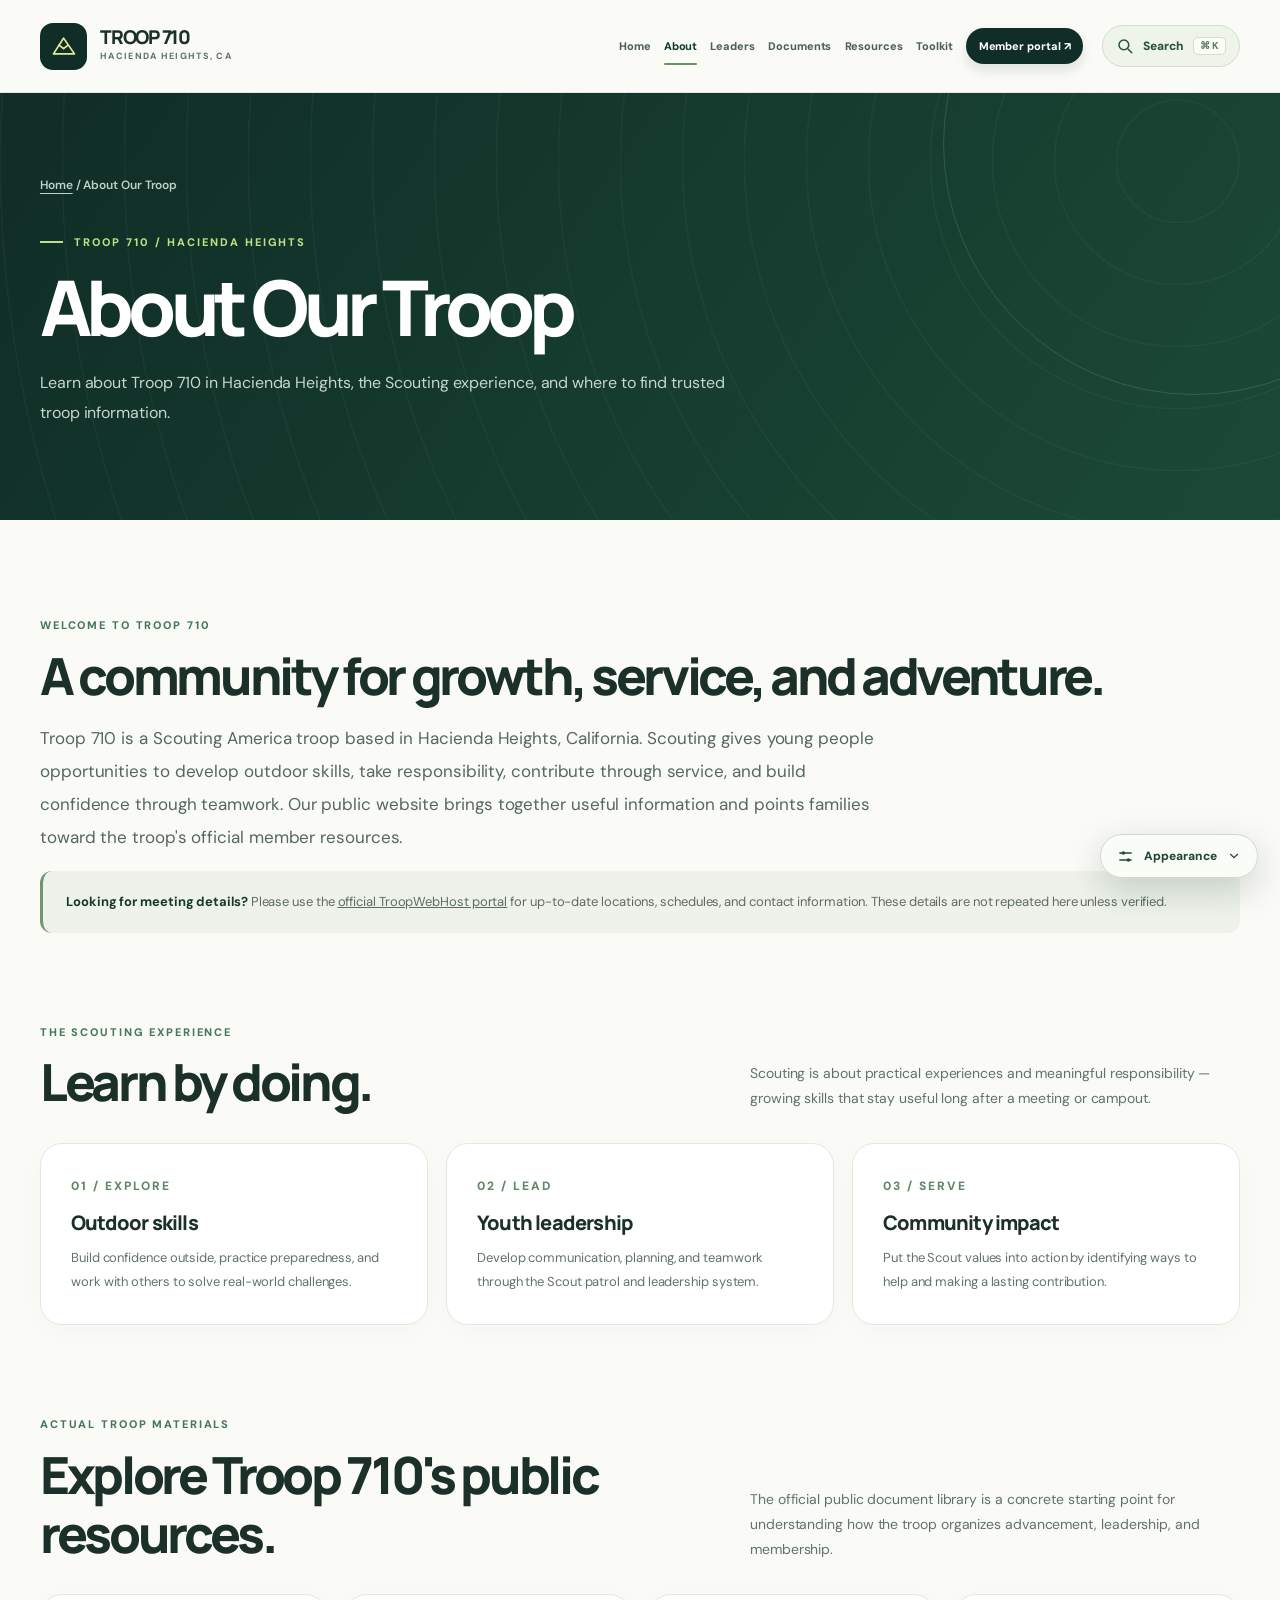
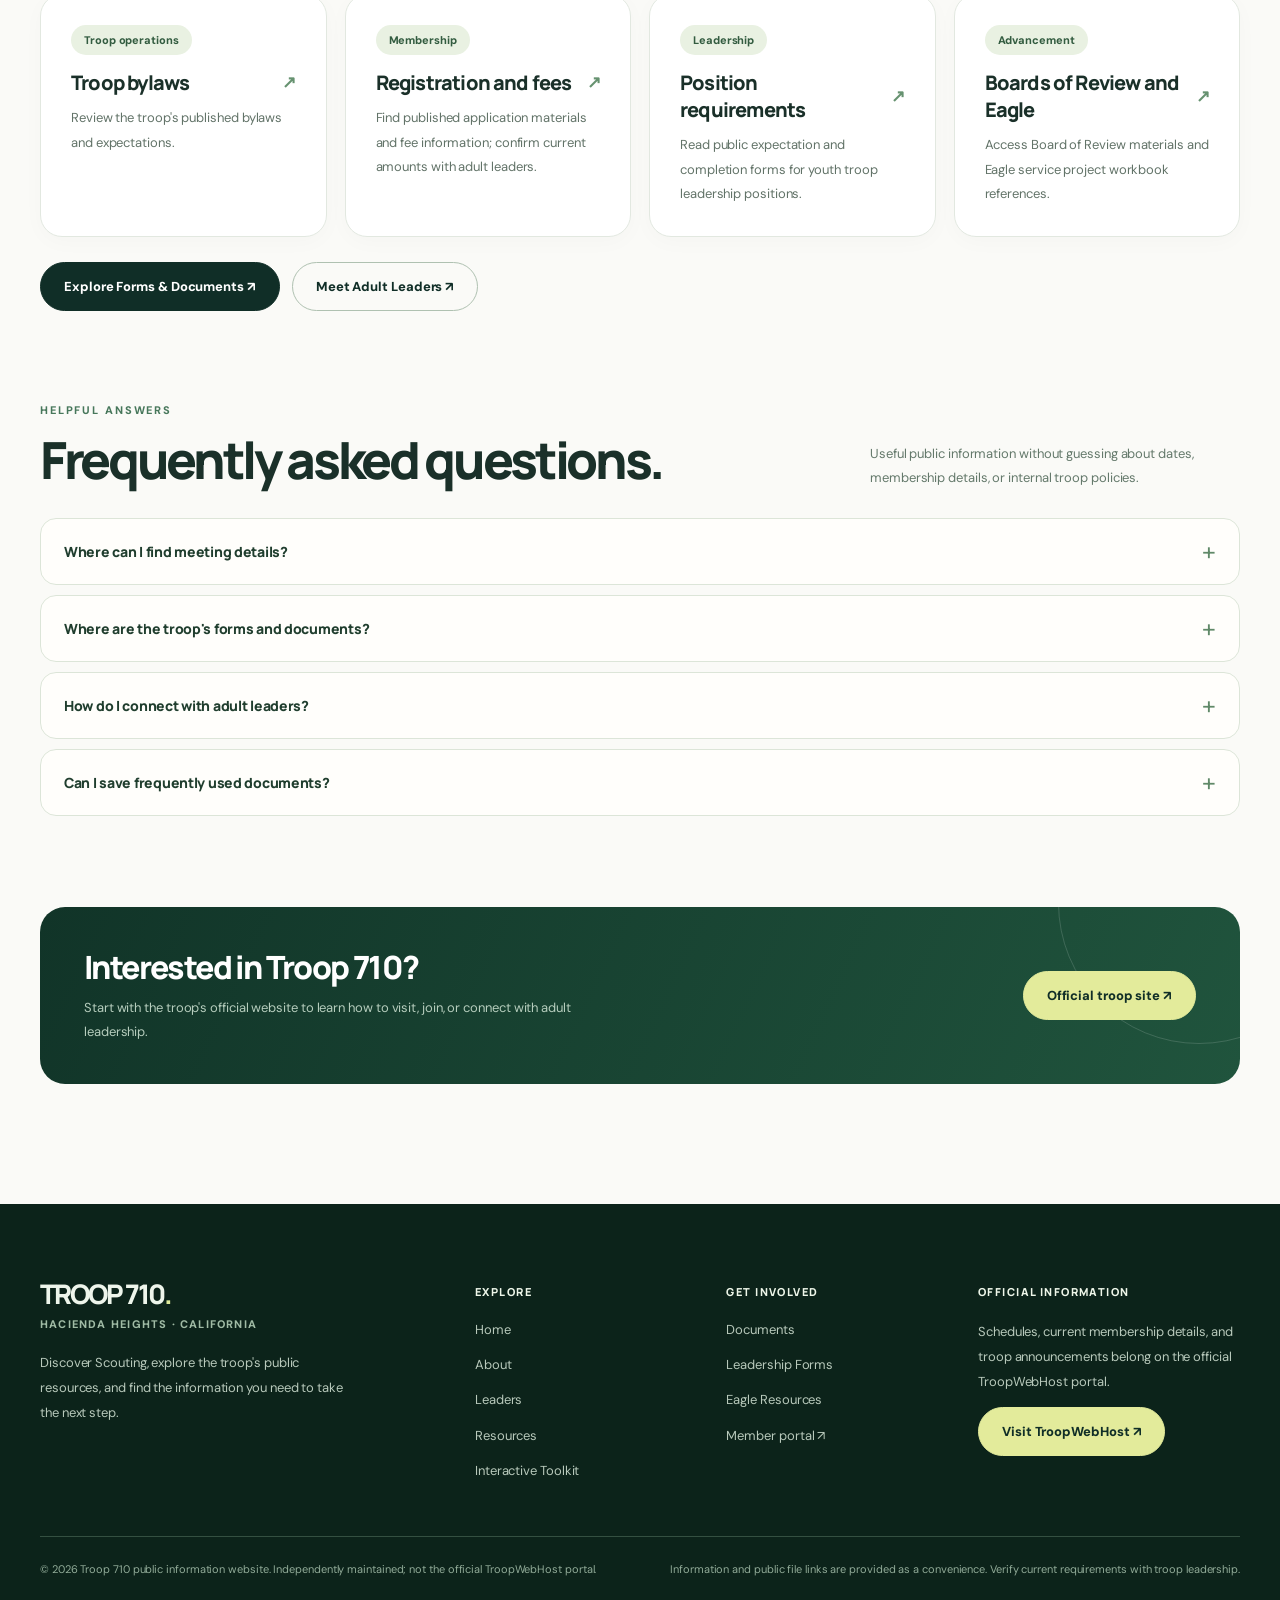
<file: about.html>
<!doctype html><html lang="en"><head><meta charset="utf-8"><meta name="viewport" content="width=device-width,initial-scale=1"><meta name="theme-color" content="#102c25"><meta name="description" content="Learn about Troop 710 in Hacienda Heights, the Scouting experience, and where to find trusted troop information."><title>About Our Troop | Troop 710 Hacienda Heights</title><link rel="preconnect" href="https://fonts.googleapis.com"><link rel="preconnect" href="https://fonts.gstatic.com" crossorigin><link href="https://fonts.googleapis.com/css2?family=DM+Sans:wght@400;500;600;700;800&family=Manrope:wght@400;600;700;800&display=swap" rel="stylesheet"><script>(function(){try{var t=localStorage.getItem("troop710-theme-preference");document.documentElement.dataset.theme=t==="dark"?"dark":"light";var m=localStorage.getItem("troop710-motion-preference");var reduced=window.matchMedia&&window.matchMedia("(prefers-reduced-motion: reduce)").matches;if(m==="on"||(m!=="off"&&!reduced))document.documentElement.classList.add("motion-enabled");}catch(e){document.documentElement.dataset.theme="light";if(!window.matchMedia||!window.matchMedia("(prefers-reduced-motion: reduce)").matches)document.documentElement.classList.add("motion-enabled");}})();</script><link rel="stylesheet" href="site-pages.css?v=6"><link rel="stylesheet" href="motion.css?v=6"><link rel="stylesheet" href="themes.css?v=7"><script src="site-pages.js?v=14" defer></script><link rel="canonical" href="https://willn0tbill.github.io/Troop710/about.html"><meta property="og:type" content="website"><meta property="og:title" content="Troop 710 — About"><link rel="icon" type="image/svg+xml" href="favicon.svg"><link rel="stylesheet" href="enhancements.css?v=19"><link rel="stylesheet" href="site-search.css?v=11"><link rel="stylesheet" href="experience-v2.css?v=19"></head><body id="top"><a class="skip-link" href="#main">Skip to content</a>
<header class="site-header"><div class="container">
  <a class="brand" href="index.html" aria-label="Troop 710 homepage">
    <span class="brand-icon"><svg aria-hidden="true" viewBox="0 0 32 32" fill="none" stroke="currentColor" stroke-width="2" stroke-linecap="round" stroke-linejoin="round"><path d="M4 25 15.5 7 28 25H4Z"/><path d="m10.3 15 5.2 4 5.2-4"/></svg></span>
    <span class="brand-name">TROOP 710<small>Hacienda Heights, CA</small></span>
  </a>
  <button class="menu-button" aria-label="Open navigation" aria-expanded="false" aria-controls="subnav" type="button">☰</button>
  <nav class="nav" id="subnav" aria-label="Main navigation" data-open="false">
    <a href="index.html">Home</a>
    <a href="about.html" class="active" aria-current="page">About</a>
    <a href="leaders.html">Leaders</a>
    <a href="forms.html">Documents</a>
    <a href="resources.html">Resources</a>
    <a href="toolkit.html">Toolkit</a>
    <a class="portal" href="https://www.troopwebhost.org/Troop710HaciendaHeights/Index.htm" target="_blank" rel="noopener noreferrer">Member portal ↗</a>
  </nav><button class="t710-header-search" type="button" data-t710-open-search hidden aria-label="Search Troop 710" aria-keyshortcuts="Control+K Meta+K" title="Search Troop 710 (Ctrl+K)"><svg class="t710-search-icon" aria-hidden="true" viewBox="0 0 24 24" fill="none" stroke="currentColor" stroke-width="2" stroke-linecap="round"><circle cx="10.5" cy="10.5" r="6.5"/><path d="m16 16 5 5"/></svg><span class="t710-header-search__text">Search</span><kbd>⌘ K</kbd></button></div></header><dialog class="t710-search-dialog" id="t710-search-dialog" aria-label="Search Troop 710">
  <div class="t710-search-dialog__top"><svg aria-hidden="true" viewBox="0 0 24 24" fill="none" stroke="currentColor" stroke-width="2" stroke-linecap="round"><circle cx="10.5" cy="10.5" r="6.5"/><path d="m16 16 5 5"/></svg><input class="t710-search-dialog__input" type="search" id="t710-search-input" placeholder="Search Troop 710…" aria-label="Search troop pages, people, and documents" autocomplete="off"><button class="t710-search-dialog__close" type="button" data-t710-close-search aria-label="Close search">×</button></div>
  <div class="t710-search-dialog__content"><div class="t710-search-dialog__label">Find it fast</div>
    <div class="t710-search-dialog__tips" aria-label="Suggested searches"><button class="t710-search-dialog__tip" data-t710-search-suggestion="Eagle" type="button">Eagle projects</button><button class="t710-search-dialog__tip" data-t710-search-suggestion="Registration" type="button">Registration</button><button class="t710-search-dialog__tip" data-t710-search-suggestion="Leadership" type="button">Leadership</button><button class="t710-search-dialog__tip" data-t710-search-suggestion="Merit badge" type="button">Merit badges</button></div>
    <div class="t710-search-dialog__status" id="t710-search-status" role="status" aria-live="polite">Popular destinations</div>
    <ul class="t710-search-dialog__results" id="t710-search-results" aria-label="Search results"></ul>
  </div>
  <div class="t710-search-dialog__footer"><span><kbd>Ctrl</kbd> + <kbd>K</kbd> to search · <kbd>Esc</kbd> to close</span><a data-t710-all-docs href="forms.html">Browse all forms ↗</a></div>
</dialog><div class="site-preferences" data-preferences>
  <button class="preferences-trigger" type="button" data-preferences-trigger aria-expanded="false" aria-controls="site-preferences-panel" aria-label="Open appearance settings">
    <svg aria-hidden="true" viewBox="0 0 24 24" fill="none" stroke="currentColor" stroke-width="1.9" stroke-linecap="round"><path d="M4 7h16M4 17h16"/><circle cx="9" cy="7" r="2.5" fill="currentColor" stroke="none"/><circle cx="16" cy="17" r="2.5" fill="currentColor" stroke="none"/></svg>
    <span>Appearance</span>
    <svg class="pref-chevron" aria-hidden="true" viewBox="0 0 24 24" fill="none" stroke="currentColor" stroke-width="2" stroke-linecap="round"><path d="m6 9 6 6 6-6"/></svg>
  </button>
  <div class="preferences-panel" id="site-preferences-panel" data-preferences-panel hidden aria-label="Website appearance preferences">
    <div class="preferences-heading">
      <div><h2 class="preferences-title">Appearance</h2><p class="preferences-caption">Make the site feel right for you.</p></div>
      <button class="preferences-close" type="button" data-preferences-close aria-label="Close appearance settings">×</button>
    </div>
    <div class="preferences-block">
      <span class="preferences-label">Color theme</span>
      <div class="preferences-options" role="group" aria-label="Color theme">
        <button type="button" class="preferences-option" data-theme-option="light" aria-pressed="true"><span aria-hidden="true">☀</span> Light</button>
        <button type="button" class="preferences-option" data-theme-option="dark" aria-pressed="false"><span aria-hidden="true">☾</span> Dark</button>
      </div>
    </div>
    <div class="preferences-block">
      <span class="preferences-label">Animations</span>
      <div class="preferences-options" role="group" aria-label="Animation preference">
        <button type="button" class="preferences-option" data-motion-option="on" aria-pressed="true"><span aria-hidden="true">✦</span> On</button>
        <button type="button" class="preferences-option" data-motion-option="off" aria-pressed="false">No animations</button>
      </div>
      <p class="preferences-note">Animations follow your device preference until you choose otherwise.</p>
    </div>
    <p class="preferences-saved">Your selections are remembered on this device.</p>
  </div>
</div>
<main id="main"><section class="page-hero"><div class="container"><div class="crumb"><a href="index.html">Home</a> / About Our Troop</div><div class="kicker">Troop 710 / Hacienda Heights</div><h1>About Our Troop</h1><p class="subtitle">Learn about Troop 710 in Hacienda Heights, the Scouting experience, and where to find trusted troop information.</p></div></section><div class="container page-content">
<section class="section"><div class="eyebrow">Welcome to Troop 710</div><h2 class="h2">A community for growth, service, and adventure.</h2><p class="lead">Troop 710 is a Scouting America troop based in Hacienda Heights, California. Scouting gives young people opportunities to develop outdoor skills, take responsibility, contribute through service, and build confidence through teamwork. Our public website brings together useful information and points families toward the troop's official member resources.</p><div class="notice" data-reveal><strong>Looking for meeting details?</strong> Please use the <a href="https://www.troopwebhost.org/Troop710HaciendaHeights/Index.htm" target="_blank" rel="noopener noreferrer" style="text-decoration:underline">official TroopWebHost portal</a> for up-to-date locations, schedules, and contact information. These details are not repeated here unless verified.</div></section>
<section class="section"><div class="section-head" data-reveal><div><div class="eyebrow">The Scouting experience</div><h2 class="h2">Learn by doing.</h2></div><p>Scouting is about practical experiences and meaningful responsibility — growing skills that stay useful long after a meeting or campout.</p></div><div class="grid-3"><article class="card" data-reveal><span class="card-number">01 / EXPLORE</span><h3>Outdoor skills</h3><p>Build confidence outside, practice preparedness, and work with others to solve real-world challenges.</p></article><article class="card" data-reveal><span class="card-number">02 / LEAD</span><h3>Youth leadership</h3><p>Develop communication, planning, and teamwork through the Scout patrol and leadership system.</p></article><article class="card" data-reveal><span class="card-number">03 / SERVE</span><h3>Community impact</h3><p>Put the Scout values into action by identifying ways to help and making a lasting contribution.</p></article></div></section>
<section class="section"><div class="section-head" data-reveal><div><div class="eyebrow">Actual troop materials</div><h2 class="h2">Explore Troop 710's public resources.</h2></div><p>The official public document library is a concrete starting point for understanding how the troop organizes advancement, leadership, and membership.</p></div><div class="grid-4"><a class="card t710-linked-card" data-reveal href="forms.html?category=general"><span class="pill">Troop operations</span><h3>Troop bylaws</h3><p>Review the troop's published bylaws and expectations.</p></a><a class="card t710-linked-card" data-reveal href="forms.html?category=registration"><span class="pill">Membership</span><h3>Registration and fees</h3><p>Find published application materials and fee information; confirm current amounts with adult leaders.</p></a><a class="card t710-linked-card" data-reveal href="forms.html?category=leadership"><span class="pill">Leadership</span><h3>Position requirements</h3><p>Read public expectation and completion forms for youth troop leadership positions.</p></a><a class="card t710-linked-card" data-reveal href="forms.html?category=review"><span class="pill">Advancement</span><h3>Boards of Review and Eagle</h3><p>Access Board of Review materials and Eagle service project workbook references.</p></a></div><div class="action-line"><a class="action" href="forms.html">Explore Forms & Documents ↗</a><a class="action action--secondary" href="leaders.html">Meet Adult Leaders ↗</a></div></section>
<section class="section t710-faq" aria-labelledby="t710-faq-title">
  <div class="t710-faq__head" data-reveal>
    <div><div class="eyebrow">Helpful answers</div><h2 class="h2" id="t710-faq-title">Frequently asked questions.</h2></div>
    <p>Useful public information without guessing about dates, membership details, or internal troop policies.</p>
  </div>
  <div class="t710-faq__list">
    <details class="t710-faq__item" data-reveal><summary>Where can I find meeting details?</summary><p>Use the <a href="https://www.troopwebhost.org/Troop710HaciendaHeights/Index.htm" target="_blank" rel="noopener noreferrer">official Troop 710 portal</a> for current meeting information, announcements, and approved contact options.</p></details>
    <details class="t710-faq__item" data-reveal><summary>Where are the troop's forms and documents?</summary><p>The <a href="forms.html">public document library</a> organizes 48 source-linked PDFs into nine categories. Documents are linked from their original public sources, and older files may need verification.</p></details>
    <details class="t710-faq__item" data-reveal><summary>How do I connect with adult leaders?</summary><p>View the <a href="leaders.html">public Adult Leaders directory</a>. For contact information and up-to-date roles, use the official troop channels.</p></details>
    <details class="t710-faq__item" data-reveal><summary>Can I save frequently used documents?</summary><p>Yes. Select the star next to any document in <a href="forms.html">Documents</a>. Your saved list stays in this browser on this device and does not require an account.</p></details>
  </div>
</section>
<section class="banner-cta" data-reveal><div><h2>Interested in Troop 710?</h2><p>Start with the troop's official website to learn how to visit, join, or connect with adult leadership.</p></div><a class="action action--light" href="https://www.troopwebhost.org/Troop710HaciendaHeights/Index.htm" target="_blank" rel="noopener noreferrer">Official troop site ↗</a></section></div></main><footer class="t710-footer"><div class="container">
 <div class="t710-footer__grid">
   <div><div class="t710-footer__brand">TROOP 710<span style="color:#dce99a">.</span></div><div class="t710-footer__loc">Hacienda Heights · California</div><p class="t710-footer__intro">Discover Scouting, explore the troop's public resources, and find the information you need to take the next step.</p></div>
   <div><h2 class="t710-footer__title">Explore</h2><nav class="t710-footer__links" aria-label="Explore pages"><a href="index.html">Home</a><a href="about.html">About</a><a href="leaders.html">Leaders</a><a href="resources.html">Resources</a><a href="toolkit.html">Interactive Toolkit</a></nav></div>
   <div><h2 class="t710-footer__title">Get involved</h2><nav class="t710-footer__links" aria-label="Member resources"><a href="forms.html">Documents</a><a href="forms.html?category=leadership">Leadership Forms</a><a href="forms.html?category=eagle">Eagle Resources</a><a href="https://www.troopwebhost.org/Troop710HaciendaHeights/Index.htm" target="_blank" rel="noopener noreferrer">Member portal ↗</a></nav></div>
   <div><h2 class="t710-footer__title">Official information</h2><p class="t710-footer__intro">Schedules, current membership details, and troop announcements belong on the official TroopWebHost portal.</p><a class="action action--light" href="https://www.troopwebhost.org/Troop710HaciendaHeights/Index.htm" target="_blank" rel="noopener noreferrer">Visit TroopWebHost ↗</a></div>
 </div>
 <div class="t710-footer__bottom"><span>© <span data-year>2026</span> Troop 710 public information website. Independently maintained; not the official TroopWebHost portal.</span><span>Information and public file links are provided as a convenience. Verify current requirements with troop leadership.</span></div>
</div></footer><a class="t710-backtop" href="#top" id="t710-backtop" hidden aria-label="Back to top">↑ Back to top</a><script src="enhancements.js?v=18" defer></script><script src="site-search.js?v=20" defer></script></body></html>
</file>
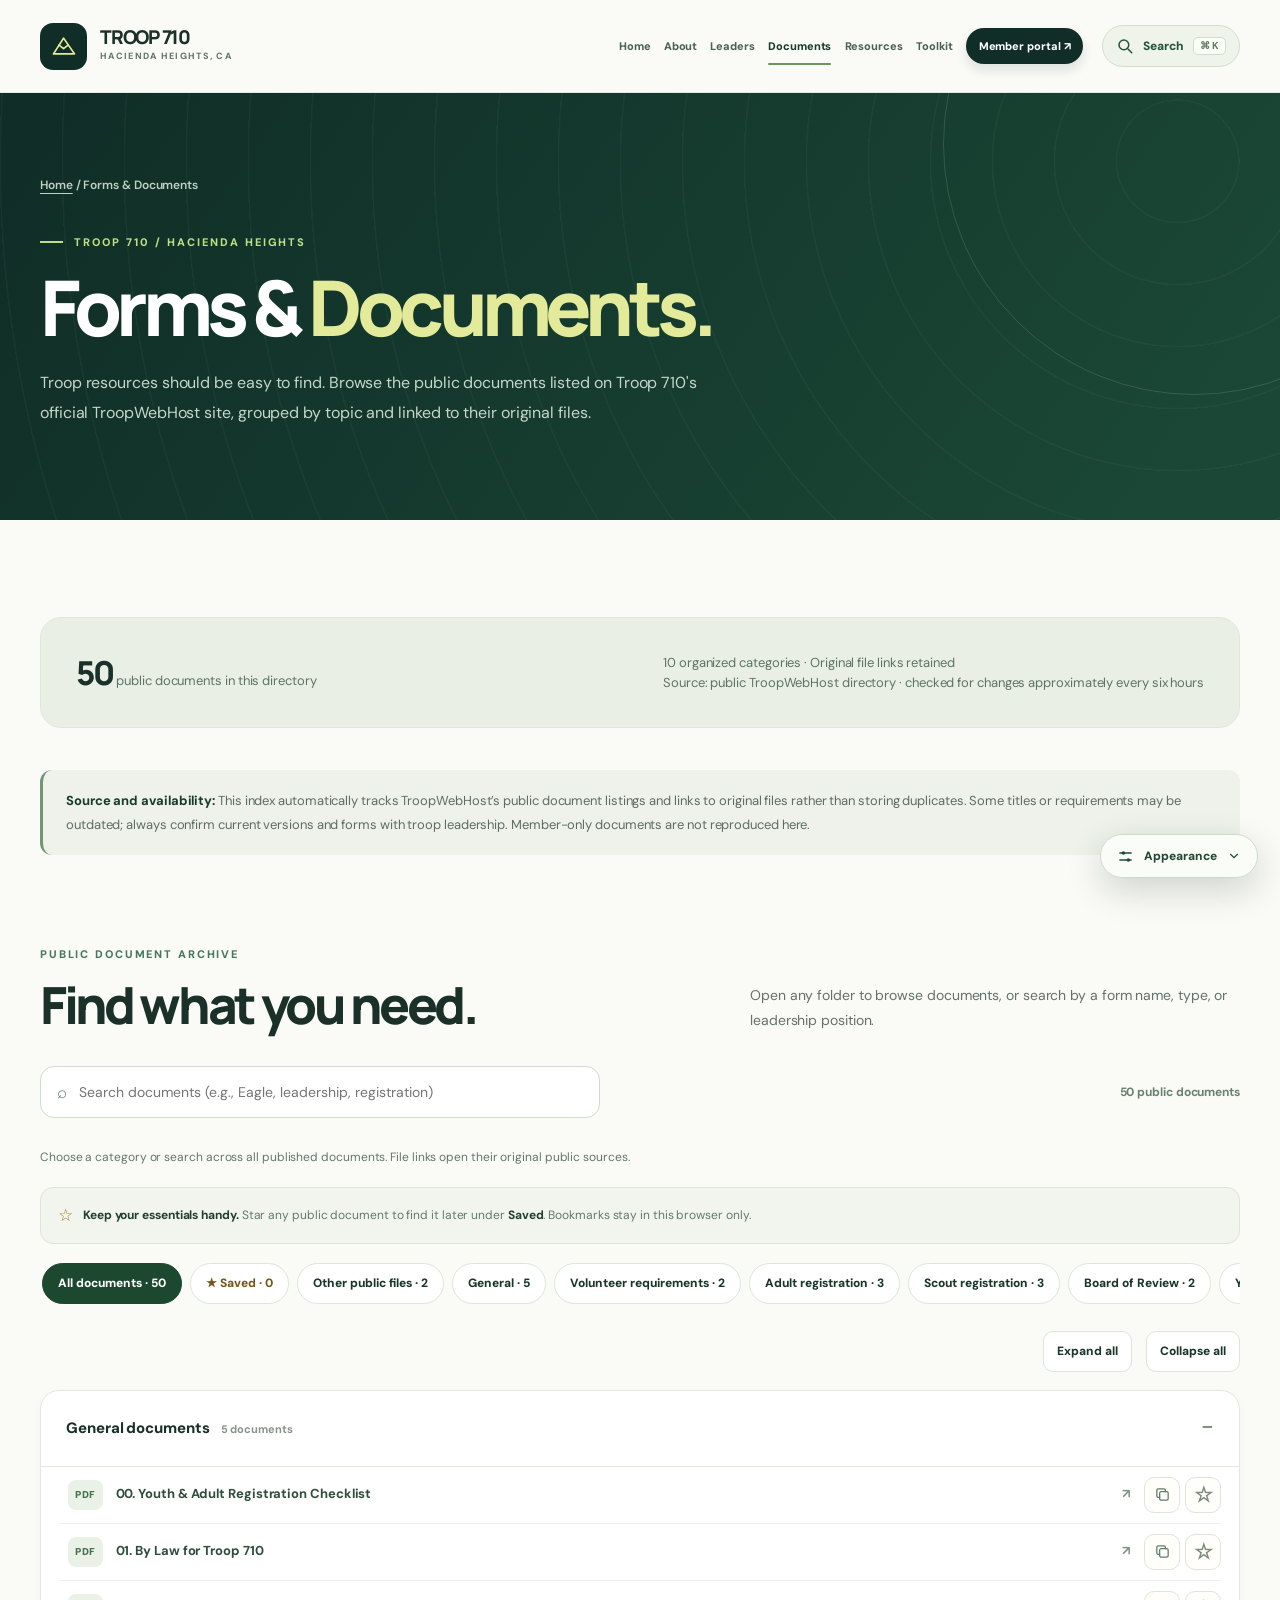
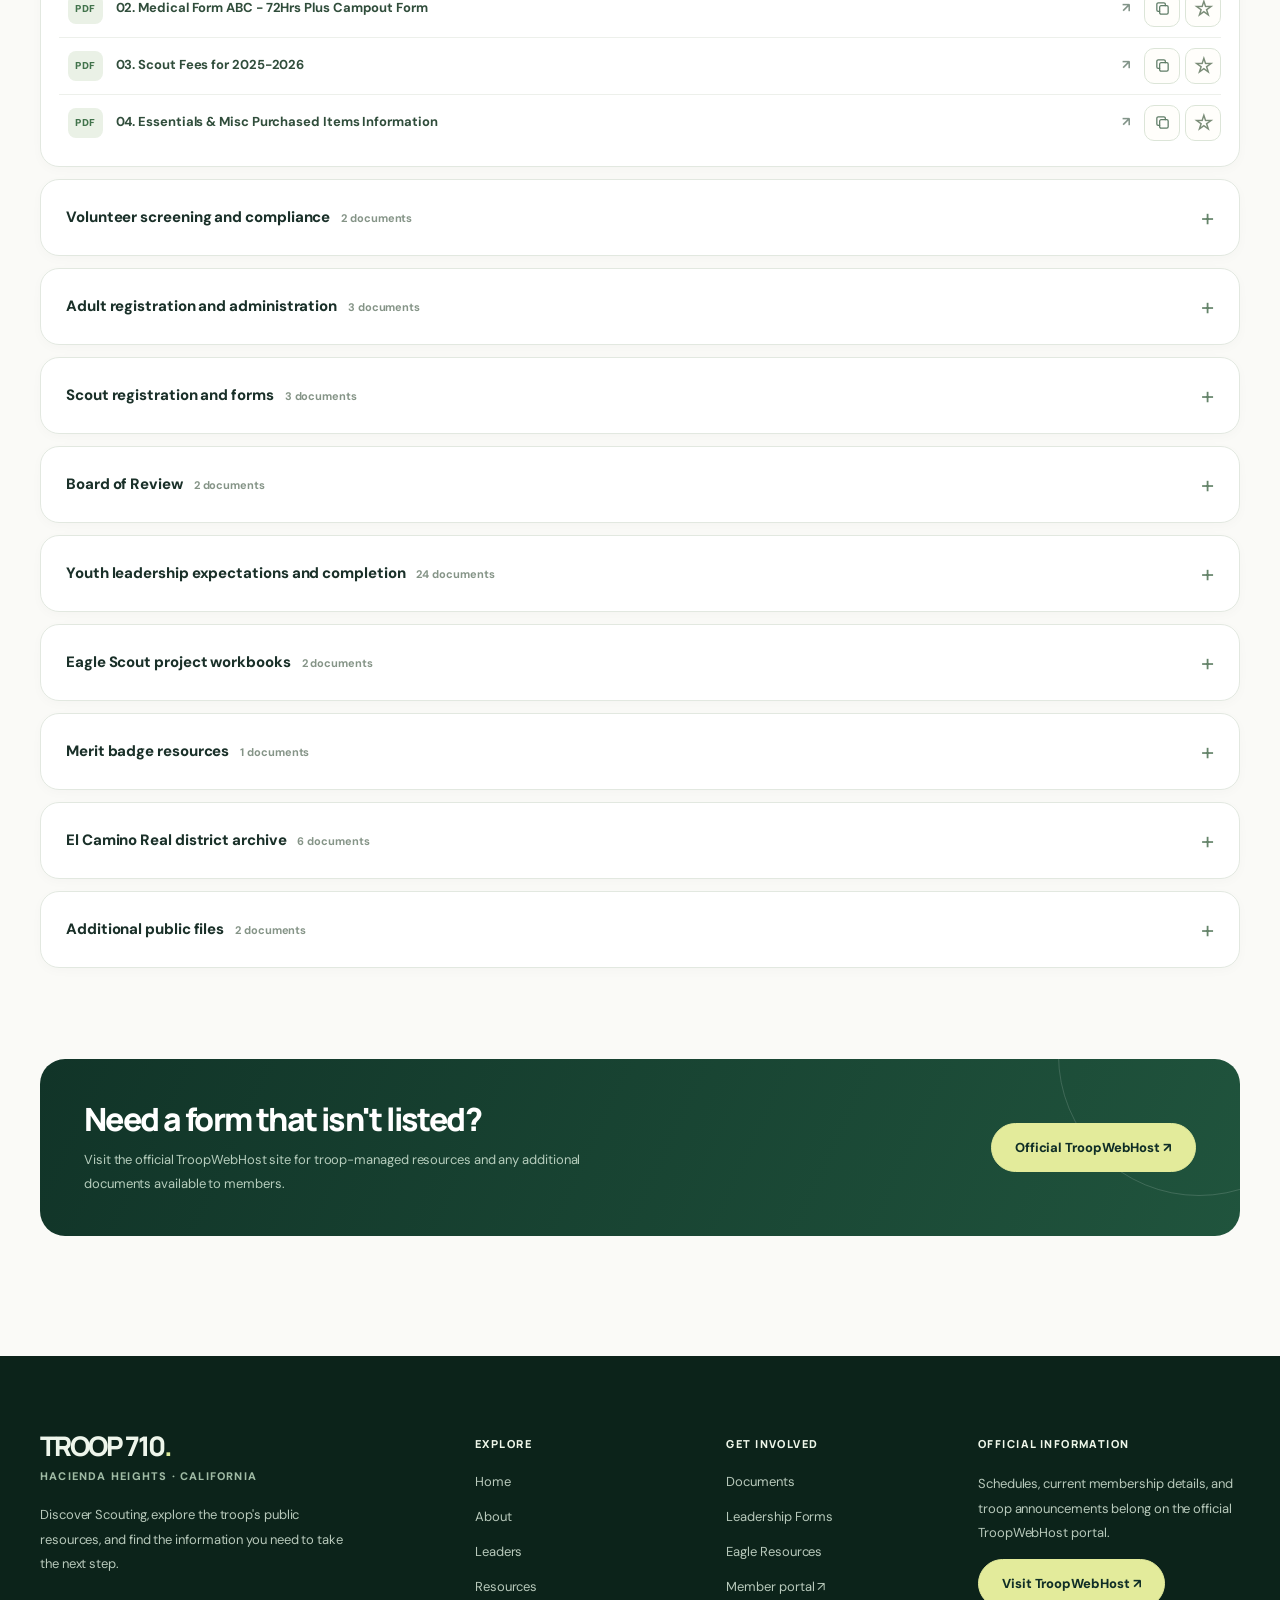
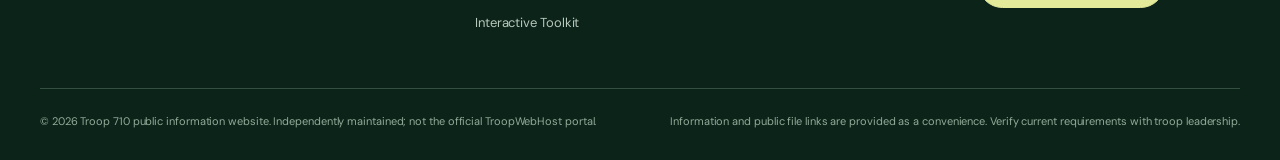
<file: forms.html>
<!doctype html><html lang="en"><head><meta charset="utf-8"><meta name="viewport" content="width=device-width,initial-scale=1"><meta name="theme-color" content="#102c25"><meta name="description" content="Browse Troop 710 public registration, advancement, leadership, and administrative forms from the official TroopWebHost directory."><title>Forms & Documents | Troop 710 Hacienda Heights</title><link rel="preconnect" href="https://fonts.googleapis.com"><link rel="preconnect" href="https://fonts.gstatic.com" crossorigin><link href="https://fonts.googleapis.com/css2?family=DM+Sans:wght@400;500;600;700;800&family=Manrope:wght@400;600;700;800&display=swap" rel="stylesheet"><script>(function(){try{var t=localStorage.getItem("troop710-theme-preference");document.documentElement.dataset.theme=t==="dark"?"dark":"light";var m=localStorage.getItem("troop710-motion-preference");var reduced=window.matchMedia&&window.matchMedia("(prefers-reduced-motion: reduce)").matches;if(m==="on"||(m!=="off"&&!reduced))document.documentElement.classList.add("motion-enabled");}catch(e){document.documentElement.dataset.theme="light";if(!window.matchMedia||!window.matchMedia("(prefers-reduced-motion: reduce)").matches)document.documentElement.classList.add("motion-enabled");}})();</script><link rel="stylesheet" href="site-pages.css?v=6"><link rel="stylesheet" href="motion.css?v=6"><link rel="stylesheet" href="themes.css?v=7"><script src="site-pages.js?v=14" defer></script><link rel="canonical" href="https://willn0tbill.github.io/Troop710/forms.html"><meta property="og:type" content="website"><meta property="og:title" content="Troop 710 — Forms"><link rel="icon" type="image/svg+xml" href="favicon.svg"><link rel="stylesheet" href="enhancements.css?v=19"><link rel="stylesheet" href="site-search.css?v=11"><link rel="stylesheet" href="experience-v2.css?v=19"></head><body id="top"><a class="skip-link" href="#main">Skip to content</a>
<header class="site-header"><div class="container">
  <a class="brand" href="index.html" aria-label="Troop 710 homepage">
    <span class="brand-icon"><svg aria-hidden="true" viewBox="0 0 32 32" fill="none" stroke="currentColor" stroke-width="2" stroke-linecap="round" stroke-linejoin="round"><path d="M4 25 15.5 7 28 25H4Z"/><path d="m10.3 15 5.2 4 5.2-4"/></svg></span>
    <span class="brand-name">TROOP 710<small>Hacienda Heights, CA</small></span>
  </a>
  <button class="menu-button" aria-label="Open navigation" aria-expanded="false" aria-controls="subnav" type="button">☰</button>
  <nav class="nav" id="subnav" aria-label="Main navigation" data-open="false">
    <a href="index.html">Home</a>
    <a href="about.html">About</a>
    <a href="leaders.html">Leaders</a>
    <a href="forms.html" class="active" aria-current="page">Documents</a>
    <a href="resources.html">Resources</a>
    <a href="toolkit.html">Toolkit</a>
    <a class="portal" href="https://www.troopwebhost.org/Troop710HaciendaHeights/Index.htm" target="_blank" rel="noopener noreferrer">Member portal ↗</a>
  </nav><button class="t710-header-search" type="button" data-t710-open-search hidden aria-label="Search Troop 710" aria-keyshortcuts="Control+K Meta+K" title="Search Troop 710 (Ctrl+K)"><svg class="t710-search-icon" aria-hidden="true" viewBox="0 0 24 24" fill="none" stroke="currentColor" stroke-width="2" stroke-linecap="round"><circle cx="10.5" cy="10.5" r="6.5"/><path d="m16 16 5 5"/></svg><span class="t710-header-search__text">Search</span><kbd>⌘ K</kbd></button></div></header><dialog class="t710-search-dialog" id="t710-search-dialog" aria-label="Search Troop 710">
  <div class="t710-search-dialog__top"><svg aria-hidden="true" viewBox="0 0 24 24" fill="none" stroke="currentColor" stroke-width="2" stroke-linecap="round"><circle cx="10.5" cy="10.5" r="6.5"/><path d="m16 16 5 5"/></svg><input class="t710-search-dialog__input" type="search" id="t710-search-input" placeholder="Search Troop 710…" aria-label="Search troop pages, people, and documents" autocomplete="off"><button class="t710-search-dialog__close" type="button" data-t710-close-search aria-label="Close search">×</button></div>
  <div class="t710-search-dialog__content"><div class="t710-search-dialog__label">Find it fast</div>
    <div class="t710-search-dialog__tips" aria-label="Suggested searches"><button class="t710-search-dialog__tip" data-t710-search-suggestion="Eagle" type="button">Eagle projects</button><button class="t710-search-dialog__tip" data-t710-search-suggestion="Registration" type="button">Registration</button><button class="t710-search-dialog__tip" data-t710-search-suggestion="Leadership" type="button">Leadership</button><button class="t710-search-dialog__tip" data-t710-search-suggestion="Merit badge" type="button">Merit badges</button></div>
    <div class="t710-search-dialog__status" id="t710-search-status" role="status" aria-live="polite">Popular destinations</div>
    <ul class="t710-search-dialog__results" id="t710-search-results" aria-label="Search results"></ul>
  </div>
  <div class="t710-search-dialog__footer"><span><kbd>Ctrl</kbd> + <kbd>K</kbd> to search · <kbd>Esc</kbd> to close</span><a data-t710-all-docs href="forms.html">Browse all forms ↗</a></div>
</dialog><div class="site-preferences" data-preferences>
  <button class="preferences-trigger" type="button" data-preferences-trigger aria-expanded="false" aria-controls="site-preferences-panel" aria-label="Open appearance settings">
    <svg aria-hidden="true" viewBox="0 0 24 24" fill="none" stroke="currentColor" stroke-width="1.9" stroke-linecap="round"><path d="M4 7h16M4 17h16"/><circle cx="9" cy="7" r="2.5" fill="currentColor" stroke="none"/><circle cx="16" cy="17" r="2.5" fill="currentColor" stroke="none"/></svg>
    <span>Appearance</span>
    <svg class="pref-chevron" aria-hidden="true" viewBox="0 0 24 24" fill="none" stroke="currentColor" stroke-width="2" stroke-linecap="round"><path d="m6 9 6 6 6-6"/></svg>
  </button>
  <div class="preferences-panel" id="site-preferences-panel" data-preferences-panel hidden aria-label="Website appearance preferences">
    <div class="preferences-heading">
      <div><h2 class="preferences-title">Appearance</h2><p class="preferences-caption">Make the site feel right for you.</p></div>
      <button class="preferences-close" type="button" data-preferences-close aria-label="Close appearance settings">×</button>
    </div>
    <div class="preferences-block">
      <span class="preferences-label">Color theme</span>
      <div class="preferences-options" role="group" aria-label="Color theme">
        <button type="button" class="preferences-option" data-theme-option="light" aria-pressed="true"><span aria-hidden="true">☀</span> Light</button>
        <button type="button" class="preferences-option" data-theme-option="dark" aria-pressed="false"><span aria-hidden="true">☾</span> Dark</button>
      </div>
    </div>
    <div class="preferences-block">
      <span class="preferences-label">Animations</span>
      <div class="preferences-options" role="group" aria-label="Animation preference">
        <button type="button" class="preferences-option" data-motion-option="on" aria-pressed="true"><span aria-hidden="true">✦</span> On</button>
        <button type="button" class="preferences-option" data-motion-option="off" aria-pressed="false">No animations</button>
      </div>
      <p class="preferences-note">Animations follow your device preference until you choose otherwise.</p>
    </div>
    <p class="preferences-saved">Your selections are remembered on this device.</p>
  </div>
</div>
<main id="main"><section class="page-hero"><div class="container"><div class="crumb"><a href="index.html">Home</a> / Forms & Documents</div><div class="kicker">Troop 710 / Hacienda Heights</div><h1>Forms & <em>Documents.</em></h1><p class="subtitle">Troop resources should be easy to find. Browse the public documents listed on Troop 710's official TroopWebHost site, grouped by topic and linked to their original files.</p></div></section><div class="container page-content"><section class="section"><div class="stat-strip" data-reveal><div><strong>50</strong><span> public documents in this directory</span></div><span>10 organized categories · Original file links retained<br>Source: public TroopWebHost directory · checked for changes approximately every six hours</span></div><div class="notice" data-reveal><strong>Source and availability:</strong> This index automatically tracks TroopWebHost’s public document listings and links to original files rather than storing duplicates. Some titles or requirements may be outdated; always confirm current versions and forms with troop leadership. Member-only documents are not reproduced here.</div></section><section class="section"><div class="section-head" data-reveal><div><div class="eyebrow">Public document archive</div><h2 class="h2">Find what you need.</h2></div><p>Open any folder to browse documents, or search by a form name, type, or leadership position.</p></div><div class="document-tools"><div class="search-wrap"><label for="doc-search" aria-hidden="true">⌕</label><input id="doc-search" type="search" placeholder="Search documents (e.g., Eagle, leadership, registration)" aria-label="Search public documents"></div><span class="result-count" id="doc-count" role="status" aria-live="polite">50 public documents</span></div><div class="t710-doc-help">Choose a category or search across all published documents. File links open their original public sources.</div><div class="t710-doc-save-help"><span class="t710-doc-save-help-icon" aria-hidden="true">☆</span><span><strong>Keep your essentials handy.</strong> Star any public document to find it later under <strong>Saved</strong>. Bookmarks stay in this browser only.</span></div><div class="t710-library-filter" id="t710-category-filters" hidden role="group" aria-label="Document category filter"></div><div class="t710-library-controls" id="t710-library-controls" hidden><button class="t710-library-action" id="t710-expand-docs" type="button">Expand all</button><button class="t710-library-action" id="t710-collapse-docs" type="button">Collapse all</button></div><div id="no-results" class="empty-results" role="status">No documents matched your search. Try a different phrase.</div><details data-reveal class="doc-group" open><summary><span>General documents <small>5 documents</small></span></summary><ul class="doc-items"><li class="doc-item"><a href="https://troopwebhost.blob.core.windows.net/troop710haciendaheights/0._New_Youth___Adult_Registration_Check_List_2024102815124461138744.pdf" target="_blank" rel="noopener noreferrer"><span class="file-icon">PDF</span><span>00. Youth &amp; Adult Registration Checklist</span><span aria-hidden="true">↗</span></a></li><li class="doc-item"><a href="https://troopwebhost.blob.core.windows.net/troop710haciendaheights/By-Laws_for_BSA_Troop_710_202310141963629039564.pdf" target="_blank" rel="noopener noreferrer"><span class="file-icon">PDF</span><span>01. By Law for Troop 710</span><span aria-hidden="true">↗</span></a></li><li class="doc-item"><a href="https://filestore.scouting.org/filestore/HealthSafety/pdf/680-024(20)-Exploring-AHMR_ABC.pdf?_gl=1*1ua5hf2*_ga*MTgyMzUzNzQ1MS4xNjc4NzM1Nzgz*_ga_20G0JHESG4*MTY3ODgyODY5NS4yLjEuMTY3ODgyODcwNi40OS4wLjA.&amp;_ga=2.203226513.1454854462.1678828696-1823537451.167873" target="_blank" rel="noopener noreferrer"><span class="file-icon">PDF</span><span>02. Medical Form ABC - 72Hrs Plus Campout Form</span><span aria-hidden="true">↗</span></a></li><li class="doc-item"><a href="https://troopwebhost.blob.core.windows.net/troop710haciendaheights/Troop_710_Scout_Fee_2023_24_20239180274533705794.pdf" target="_blank" rel="noopener noreferrer"><span class="file-icon">PDF</span><span>03. Scout Fees for 2025-2026</span><span aria-hidden="true">↗</span></a></li><li class="doc-item"><a href="https://troopwebhost.blob.core.windows.net/troop710haciendaheights/Troop_710_Essentials___Misc_Purchased_Items_20239180282993954044.pdf" target="_blank" rel="noopener noreferrer"><span class="file-icon">PDF</span><span>04. Essentials &amp; Misc Purchased Items Information</span><span aria-hidden="true">↗</span></a></li></ul></details>
<details data-reveal class="doc-group"><summary><span>Volunteer screening and compliance <small>2 documents</small></span></summary><ul class="doc-items"><li class="doc-item"><a href="https://troopwebhost.blob.core.windows.net/troop710haciendaheights/Request_For_Live_Scan_Service_Form_20239182025628903014.pdf" target="_blank" rel="noopener noreferrer"><span class="file-icon">PDF</span><span>01. Request for Live Scan Service Form</span><span aria-hidden="true">↗</span></a></li><li class="doc-item"><a href="https://troopwebhost.blob.core.windows.net/troop710haciendaheights/Background-Check-Consent-Form_20243191423374032094.pdf" target="_blank" rel="noopener noreferrer"><span class="file-icon">PDF</span><span>02. Background Check Consent Form</span><span aria-hidden="true">↗</span></a></li></ul></details>
<details data-reveal class="doc-group"><summary><span>Adult registration and administration <small>3 documents</small></span></summary><ul class="doc-items"><li class="doc-item"><a href="https://troopwebhost.blob.core.windows.net/troop710haciendaheights/BSA_Adult_Application_20243191455458787914.pdf" target="_blank" rel="noopener noreferrer"><span class="file-icon">PDF</span><span>Adult Application Form</span><span aria-hidden="true">↗</span></a></li><li class="doc-item"><a href="https://troopwebhost.blob.core.windows.net/troop710haciendaheights/BSA_Reimbursement_Requet_Form_202413013391472041154.pdf" target="_blank" rel="noopener noreferrer"><span class="file-icon">PDF</span><span>BSA Reimbursement Request Form</span><span aria-hidden="true">↗</span></a></li><li class="doc-item"><a href="https://troopwebhost.blob.core.windows.net/troop710haciendaheights/BSA_Indiv_Scout_Record_20248271123763534324.pdf" target="_blank" rel="noopener noreferrer"><span class="file-icon">PDF</span><span>Individual Scout Record</span><span aria-hidden="true">↗</span></a></li></ul></details>
<details data-reveal class="doc-group"><summary><span>Scout registration and forms <small>3 documents</small></span></summary><ul class="doc-items"><li class="doc-item"><a href="https://troopwebhost.blob.core.windows.net/troop710haciendaheights/BSA_Youth_Application_20243191456684935314.pdf" target="_blank" rel="noopener noreferrer"><span class="file-icon">PDF</span><span>01. Youth Application Form</span><span aria-hidden="true">↗</span></a></li><li class="doc-item"><a href="https://troopwebhost.blob.core.windows.net/troop710haciendaheights/BSA_Indiv_Scout_Record_202391723565827680364.pdf" target="_blank" rel="noopener noreferrer"><span class="file-icon">PDF</span><span>02. BSA - Individual Scout Record Form (Click here to download)</span><span aria-hidden="true">↗</span></a></li><li class="doc-item"><a href="https://troopwebhost.blob.core.windows.net/troop710haciendaheights/BSA_Food_Reimbursement_Form_202413013383821396664.pdf" target="_blank" rel="noopener noreferrer"><span class="file-icon">PDF</span><span>03. BSA Food Reimbursement Form</span><span aria-hidden="true">↗</span></a></li></ul></details>
<details data-reveal class="doc-group"><summary><span>Board of Review <small>2 documents</small></span></summary><ul class="doc-items"><li class="doc-item"><a href="https://troopwebhost.blob.core.windows.net/troop710haciendaheights/BSA_Troop_710_Advancement_Report_Pre-filled_Form_2024375113785413164.pdf" target="_blank" rel="noopener noreferrer"><span class="file-icon">PDF</span><span>01. Advancement Report Pre-filled Form (For BOR)</span><span aria-hidden="true">↗</span></a></li><li class="doc-item"><a href="https://troopwebhost.blob.core.windows.net/troop710haciendaheights/Conducting_Board_of_Review_Questions_20236621404510088964.pdf" target="_blank" rel="noopener noreferrer"><span class="file-icon">PDF</span><span>02. Conducting Board of Review Questions for Parents</span><span aria-hidden="true">↗</span></a></li></ul></details>
<details data-reveal class="doc-group"><summary><span>Youth leadership expectations and completion <small>24 documents</small></span></summary><ul class="doc-items"><li class="doc-item"><a href="https://troopwebhost.blob.core.windows.net/troop710haciendaheights/0._Troop_Leadership_Position_Expectations_Form_Information_2024_2025771728576976574.pdf" target="_blank" rel="noopener noreferrer"><span class="file-icon">PDF</span><span>00.0 Troop Leadership Position Expectations Form_Information_2024</span><span aria-hidden="true">↗</span></a></li><li class="doc-item"><a href="https://troopwebhost.blob.core.windows.net/troop710haciendaheights/0._Troop_Leadership_Positions_Completion_Form_Position_Rank_2024_20257717283618799534.pdf" target="_blank" rel="noopener noreferrer"><span class="file-icon">PDF</span><span>00.1 Troop Leadership Positions Completion Form_Position Rank_2024</span><span aria-hidden="true">↗</span></a></li><li class="doc-item"><a href="https://troopwebhost.blob.core.windows.net/troop710haciendaheights/Leadership_Position_Expectations_Senior_Patrol_Leader_2024_202411151183155596184.pdf" target="_blank" rel="noopener noreferrer"><span class="file-icon">PDF</span><span>01.0 Troop Leadership Position Expectations Form_Senior Patrol Leader_2024</span><span aria-hidden="true">↗</span></a></li><li class="doc-item"><a href="https://troopwebhost.blob.core.windows.net/troop710haciendaheights/Troop_Leadership_Positions_Completion_Forms_Senior_Patrol_Leader_2024_202411151234142084634.pdf" target="_blank" rel="noopener noreferrer"><span class="file-icon">PDF</span><span>01.1 Troop Leadership Position Completion Form_Senior Patrol Leader_2024</span><span aria-hidden="true">↗</span></a></li><li class="doc-item"><a href="https://troopwebhost.blob.core.windows.net/troop710haciendaheights/Leadership_Position_Expectations_Assistant_Senior_Patrol_Leader_2024_202411151244742177154.pdf" target="_blank" rel="noopener noreferrer"><span class="file-icon">PDF</span><span>02.0 Troop Leadership Position Expectations Form_Assistant Senior Patrol Leader_2024</span><span aria-hidden="true">↗</span></a></li><li class="doc-item"><a href="https://troopwebhost.blob.core.windows.net/troop710haciendaheights/Troop_Leadership_Positions_Completion_Forms_Assistant_Senior_Patrol_Leader_2024_202411151252846927914.pdf" target="_blank" rel="noopener noreferrer"><span class="file-icon">PDF</span><span>02.1 Troop Leadership Position Completion Form_Assistant Senior Patrol Leader_2024</span><span aria-hidden="true">↗</span></a></li><li class="doc-item"><a href="https://troopwebhost.blob.core.windows.net/troop710haciendaheights/Leadership_Position_Expectations_Patrol_Leader_2024_20241115130090386954.pdf" target="_blank" rel="noopener noreferrer"><span class="file-icon">PDF</span><span>03.0 Troop Leadership Position Expectations Form_Patrol Leader_2024</span><span aria-hidden="true">↗</span></a></li><li class="doc-item"><a href="https://troopwebhost.blob.core.windows.net/troop710haciendaheights/Troop_Leadership_Positions_Completion_Forms_Patrol_Leader_2024_202411151304055766674.pdf" target="_blank" rel="noopener noreferrer"><span class="file-icon">PDF</span><span>03.1 Troop Leadership Position Completion Form_Patrol Leader_2024</span><span aria-hidden="true">↗</span></a></li><li class="doc-item"><a href="https://troopwebhost.blob.core.windows.net/troop710haciendaheights/Troop_Leadership_Position_Expectations_Form_Patrol_Leader_2024_202411151491873835374.pdf" target="_blank" rel="noopener noreferrer"><span class="file-icon">PDF</span><span>04.0 Troop Leadership Position Expectations Form_Assistant Patrol Leader_2024</span><span aria-hidden="true">↗</span></a></li><li class="doc-item"><a href="https://troopwebhost.blob.core.windows.net/troop710haciendaheights/Troop_Leadership_Positions_Completion_Form_Assistant_Patrol_Leader_2024_20241115150561685134.pdf" target="_blank" rel="noopener noreferrer"><span class="file-icon">PDF</span><span>04.1 Troop Leadership Position Completion Form_Assistant Patrol Leader_2024</span><span aria-hidden="true">↗</span></a></li><li class="doc-item"><a href="https://troopwebhost.blob.core.windows.net/troop710haciendaheights/Troop_Leadership_Position_Expectations_Form_Troop_Scribe_2024_202411152263715642544.pdf" target="_blank" rel="noopener noreferrer"><span class="file-icon">PDF</span><span>05.0 Troop Leadership Position Expectations Form_Troop Scribe_2024</span><span aria-hidden="true">↗</span></a></li><li class="doc-item"><a href="https://troopwebhost.blob.core.windows.net/troop710haciendaheights/Troop_Leadership_Positions_Completion_Form_Troop_Scribe_2024_20241115227670644094.pdf" target="_blank" rel="noopener noreferrer"><span class="file-icon">PDF</span><span>05.1 Troop Leadership Position Completion Form_Troop Scribe_2024</span><span aria-hidden="true">↗</span></a></li><li class="doc-item"><a href="https://troopwebhost.blob.core.windows.net/troop710haciendaheights/Troop_Leadership_Position_Expectations_Form_Troop_Guide_2024_202411152275771802174.pdf" target="_blank" rel="noopener noreferrer"><span class="file-icon">PDF</span><span>06.0 Troop Leadership Position Expectations Form_Troop Guide_2024</span><span aria-hidden="true">↗</span></a></li><li class="doc-item"><a href="https://troopwebhost.blob.core.windows.net/troop710haciendaheights/Troop_Leadership_Positions_Completion_Form_Troop_Guide_2024_202411152284017020704.pdf" target="_blank" rel="noopener noreferrer"><span class="file-icon">PDF</span><span>06.1 Troop Leadership Position Completion Form_Troop Guide_2024</span><span aria-hidden="true">↗</span></a></li><li class="doc-item"><a href="https://troopwebhost.blob.core.windows.net/troop710haciendaheights/Troop_Leadership_Position_Expectations_Form_Troop_Quartermaster_2024_20241115237436018204.pdf" target="_blank" rel="noopener noreferrer"><span class="file-icon">PDF</span><span>07.0 Troop Leadership Position Expectations Form_Troop Quartermaster_2024</span><span aria-hidden="true">↗</span></a></li><li class="doc-item"><a href="https://troopwebhost.blob.core.windows.net/troop710haciendaheights/Troop_Leadership_Positions_Completion_Form_Troop_Quartermaster_2024_202411152382092217264.pdf" target="_blank" rel="noopener noreferrer"><span class="file-icon">PDF</span><span>07.1 Troop Leadership Position Completion Form_Troop Quartermaster_2024</span><span aria-hidden="true">↗</span></a></li><li class="doc-item"><a href="https://troopwebhost.blob.core.windows.net/troop710haciendaheights/Troop_Leadership_Position_Expectations_Form_Troop_Librarian_2024_20241115239038080464.pdf" target="_blank" rel="noopener noreferrer"><span class="file-icon">PDF</span><span>08.0 Troop Leadership Position Expectations Form_Troop Librarian_2024</span><span aria-hidden="true">↗</span></a></li><li class="doc-item"><a href="https://troopwebhost.blob.core.windows.net/troop710haciendaheights/Troop_Leadership_Positions_Completion_Form_Troop_Librarian_2024_20241115239293550904.pdf" target="_blank" rel="noopener noreferrer"><span class="file-icon">PDF</span><span>08.1 Troop Leadership Position Completion Form_Troop Librarian_2024</span><span aria-hidden="true">↗</span></a></li><li class="doc-item"><a href="https://troopwebhost.blob.core.windows.net/troop710haciendaheights/Troop_Leadership_Position_Expectations_Form_Troop_Historian_2024_202411152411359206754.pdf" target="_blank" rel="noopener noreferrer"><span class="file-icon">PDF</span><span>09.0 Troop Leadership Position Expectations Form_Troop Historian_2024</span><span aria-hidden="true">↗</span></a></li><li class="doc-item"><a href="https://troopwebhost.blob.core.windows.net/troop710haciendaheights/Troop_Leadership_Positions_Completion_Form_Troop_Historian_2024_202411152413815185324.pdf" target="_blank" rel="noopener noreferrer"><span class="file-icon">PDF</span><span>09.1 Troop Leadership Position Completion Form_Troop Historian_2024</span><span aria-hidden="true">↗</span></a></li><li class="doc-item"><a href="https://troopwebhost.blob.core.windows.net/troop710haciendaheights/Troop_Leadership_Position_Expectations_Form_Troop_Chaplain_Aide_2024_20241115242842707274.pdf" target="_blank" rel="noopener noreferrer"><span class="file-icon">PDF</span><span>10.0 Troop Leadership Position Expectations Form_Troop Chaplain Aide_2024</span><span aria-hidden="true">↗</span></a></li><li class="doc-item"><a href="https://troopwebhost.blob.core.windows.net/troop710haciendaheights/Troop_Leadership_Positions_Completion_Form_Troop_Chaplain_Aide_2024_202411152423961179414.pdf" target="_blank" rel="noopener noreferrer"><span class="file-icon">PDF</span><span>10.1 Troop Leadership Position Completion Form_Troop Chaplain Aide_2024</span><span aria-hidden="true">↗</span></a></li><li class="doc-item"><a href="https://troopwebhost.blob.core.windows.net/troop710haciendaheights/11._Troop_Leadership_Position_Expectations_Forms_Troop_Instructor_2024_20257717245060346434.pdf" target="_blank" rel="noopener noreferrer"><span class="file-icon">PDF</span><span>11.0 Troop Leadership Position Expectations Forms_Troop Instructor_2024</span><span aria-hidden="true">↗</span></a></li><li class="doc-item"><a href="https://troopwebhost.blob.core.windows.net/troop710haciendaheights/11._Troop_Leadership_Positions_Completion_Form_Troop_Instructor_2024_20257717251542821944.pdf" target="_blank" rel="noopener noreferrer"><span class="file-icon">PDF</span><span>11.1 Troop Leadership Positions Completion Form_Troop Instructor_2024</span><span aria-hidden="true">↗</span></a></li></ul></details>
<details data-reveal class="doc-group"><summary><span>Eagle Scout project workbooks <small>2 documents</small></span></summary><ul class="doc-items"><li class="doc-item"><a href="https://troopwebhost.blob.core.windows.net/troop710haciendaheights/Boy_Scouts_of_America_Eagle_Scout_Service_Project_Workbook_2024931444311078894.pdf" target="_blank" rel="noopener noreferrer"><span class="file-icon">PDF</span><span>Eagle Project Workbook (Can edit with different size of Fonts)</span><span aria-hidden="true">↗</span></a></li><li class="doc-item"><a href="https://troopwebhost.blob.core.windows.net/troop710haciendaheights/EagleProjectWorkbook2023a_20244251884595787174.pdf" target="_blank" rel="noopener noreferrer"><span class="file-icon">PDF</span><span>Eagle Project Workbook (Cannot edit with Fonts)</span><span aria-hidden="true">↗</span></a></li></ul></details>
<details data-reveal class="doc-group"><summary><span>Merit badge resources <small>1 documents</small></span></summary><ul class="doc-items"><li class="doc-item"><a href="https://troopwebhost.blob.core.windows.net/troop710haciendaheights/BSA_Troop_710_Merit_Badges_2024_by_Huber_Bongolan_2024881422359201484.pdf" target="_blank" rel="noopener noreferrer"><span class="file-icon">PDF</span><span>0. BSA Troop 710 Merit Badges 2024 by Huber Bongolan</span><span aria-hidden="true">↗</span></a></li></ul></details>
<details data-reveal class="doc-group"><summary><span>El Camino Real district archive <small>6 documents</small></span></summary><ul class="doc-items"><li class="doc-item"><a href="https://troopwebhost.blob.core.windows.net/troop710haciendaheights/01_-_January_2024_-_ECR-Round_Table_Meeting_202442618264536033444.pdf" target="_blank" rel="noopener noreferrer"><span class="file-icon">PDF</span><span>01 - January 2024 - ECR-Round_Table_Meeting</span><span aria-hidden="true">↗</span></a></li><li class="doc-item"><a href="https://troopwebhost.blob.core.windows.net/troop710haciendaheights/02_-_February_2024_-_ECR-Round_Table_Meeting_20244261827150667944.pdf" target="_blank" rel="noopener noreferrer"><span class="file-icon">PDF</span><span>02 - February 2024 - ECR-Round_Table_Meeting</span><span aria-hidden="true">↗</span></a></li><li class="doc-item"><a href="https://troopwebhost.blob.core.windows.net/troop710haciendaheights/03_-_March_2024_-_ECR-Round_Table_Meeting_2024426182722978934.pdf" target="_blank" rel="noopener noreferrer"><span class="file-icon">PDF</span><span>03 - March 2024 - ECR-Round_Table_Meeting</span><span aria-hidden="true">↗</span></a></li><li class="doc-item"><a href="https://troopwebhost.blob.core.windows.net/troop710haciendaheights/2024_4_HiLites_202442518163736159404.pdf" target="_blank" rel="noopener noreferrer"><span class="file-icon">PDF</span><span>04 - April 2024 - 2024 HiLites</span><span aria-hidden="true">↗</span></a></li><li class="doc-item"><a href="https://troopwebhost.blob.core.windows.net/troop710haciendaheights/ECR-Round_Table_Meeting_20244261254292101724.pdf" target="_blank" rel="noopener noreferrer"><span class="file-icon">PDF</span><span>04 - April 2024 - ECR Round Table Meeting</span><span aria-hidden="true">↗</span></a></li><li class="doc-item"><a href="https://troopwebhost.blob.core.windows.net/troop710haciendaheights/Wood_Badge_Brochure_3-33-24V2__3-29-2024___1__202442518153543811684.pdf" target="_blank" rel="noopener noreferrer"><span class="file-icon">PDF</span><span>04 - April 2024 - Wood Badge Brochure</span><span aria-hidden="true">↗</span></a></li></ul></details>
<!-- BEGIN TWH PUBLIC UPLOADS -->
<details data-reveal class="doc-group"><summary><span>Additional public files <small>2 documents</small></span></summary><ul class="doc-items"><li class="doc-item"><a href="https://troopwebhost.blob.core.windows.net/troop710haciendaheights/Shooting_Sports_Guardian_Permission_Form_202413013401552175094.pdf" target="_blank" rel="noopener noreferrer"><span class="file-icon">PDF</span><span>05. Shooting Sports Guardian Permission Form</span><span aria-hidden="true">↗</span></a></li><li class="doc-item"><a href="https://troopwebhost.blob.core.windows.net/troop710haciendaheights/BSA_Release_and_Consent_Sport_Form_202413013394396399144.pdf" target="_blank" rel="noopener noreferrer"><span class="file-icon">PDF</span><span>06. BSA Release and Consent Sport Form</span><span aria-hidden="true">↗</span></a></li></ul></details>
<!-- END TWH PUBLIC UPLOADS -->
</section><section class="banner-cta" data-reveal><div><h2>Need a form that isn't listed?</h2><p>Visit the official TroopWebHost site for troop-managed resources and any additional documents available to members.</p></div><a class="action action--light" href="https://www.troopwebhost.org/Troop710HaciendaHeights/Index.htm" target="_blank" rel="noopener noreferrer">Official TroopWebHost ↗</a></section></div></main><footer class="t710-footer"><div class="container">
 <div class="t710-footer__grid">
   <div><div class="t710-footer__brand">TROOP 710<span style="color:#dce99a">.</span></div><div class="t710-footer__loc">Hacienda Heights · California</div><p class="t710-footer__intro">Discover Scouting, explore the troop's public resources, and find the information you need to take the next step.</p></div>
   <div><h2 class="t710-footer__title">Explore</h2><nav class="t710-footer__links" aria-label="Explore pages"><a href="index.html">Home</a><a href="about.html">About</a><a href="leaders.html">Leaders</a><a href="resources.html">Resources</a><a href="toolkit.html">Interactive Toolkit</a></nav></div>
   <div><h2 class="t710-footer__title">Get involved</h2><nav class="t710-footer__links" aria-label="Member resources"><a href="forms.html">Documents</a><a href="forms.html?category=leadership">Leadership Forms</a><a href="forms.html?category=eagle">Eagle Resources</a><a href="https://www.troopwebhost.org/Troop710HaciendaHeights/Index.htm" target="_blank" rel="noopener noreferrer">Member portal ↗</a></nav></div>
   <div><h2 class="t710-footer__title">Official information</h2><p class="t710-footer__intro">Schedules, current membership details, and troop announcements belong on the official TroopWebHost portal.</p><a class="action action--light" href="https://www.troopwebhost.org/Troop710HaciendaHeights/Index.htm" target="_blank" rel="noopener noreferrer">Visit TroopWebHost ↗</a></div>
 </div>
 <div class="t710-footer__bottom"><span>© <span data-year>2026</span> Troop 710 public information website. Independently maintained; not the official TroopWebHost portal.</span><span>Information and public file links are provided as a convenience. Verify current requirements with troop leadership.</span></div>
</div></footer><a class="t710-backtop" href="#top" id="t710-backtop" hidden aria-label="Back to top">↑ Back to top</a><script src="enhancements.js?v=18" defer></script><script src="site-search.js?v=20" defer></script></body></html>
</file>
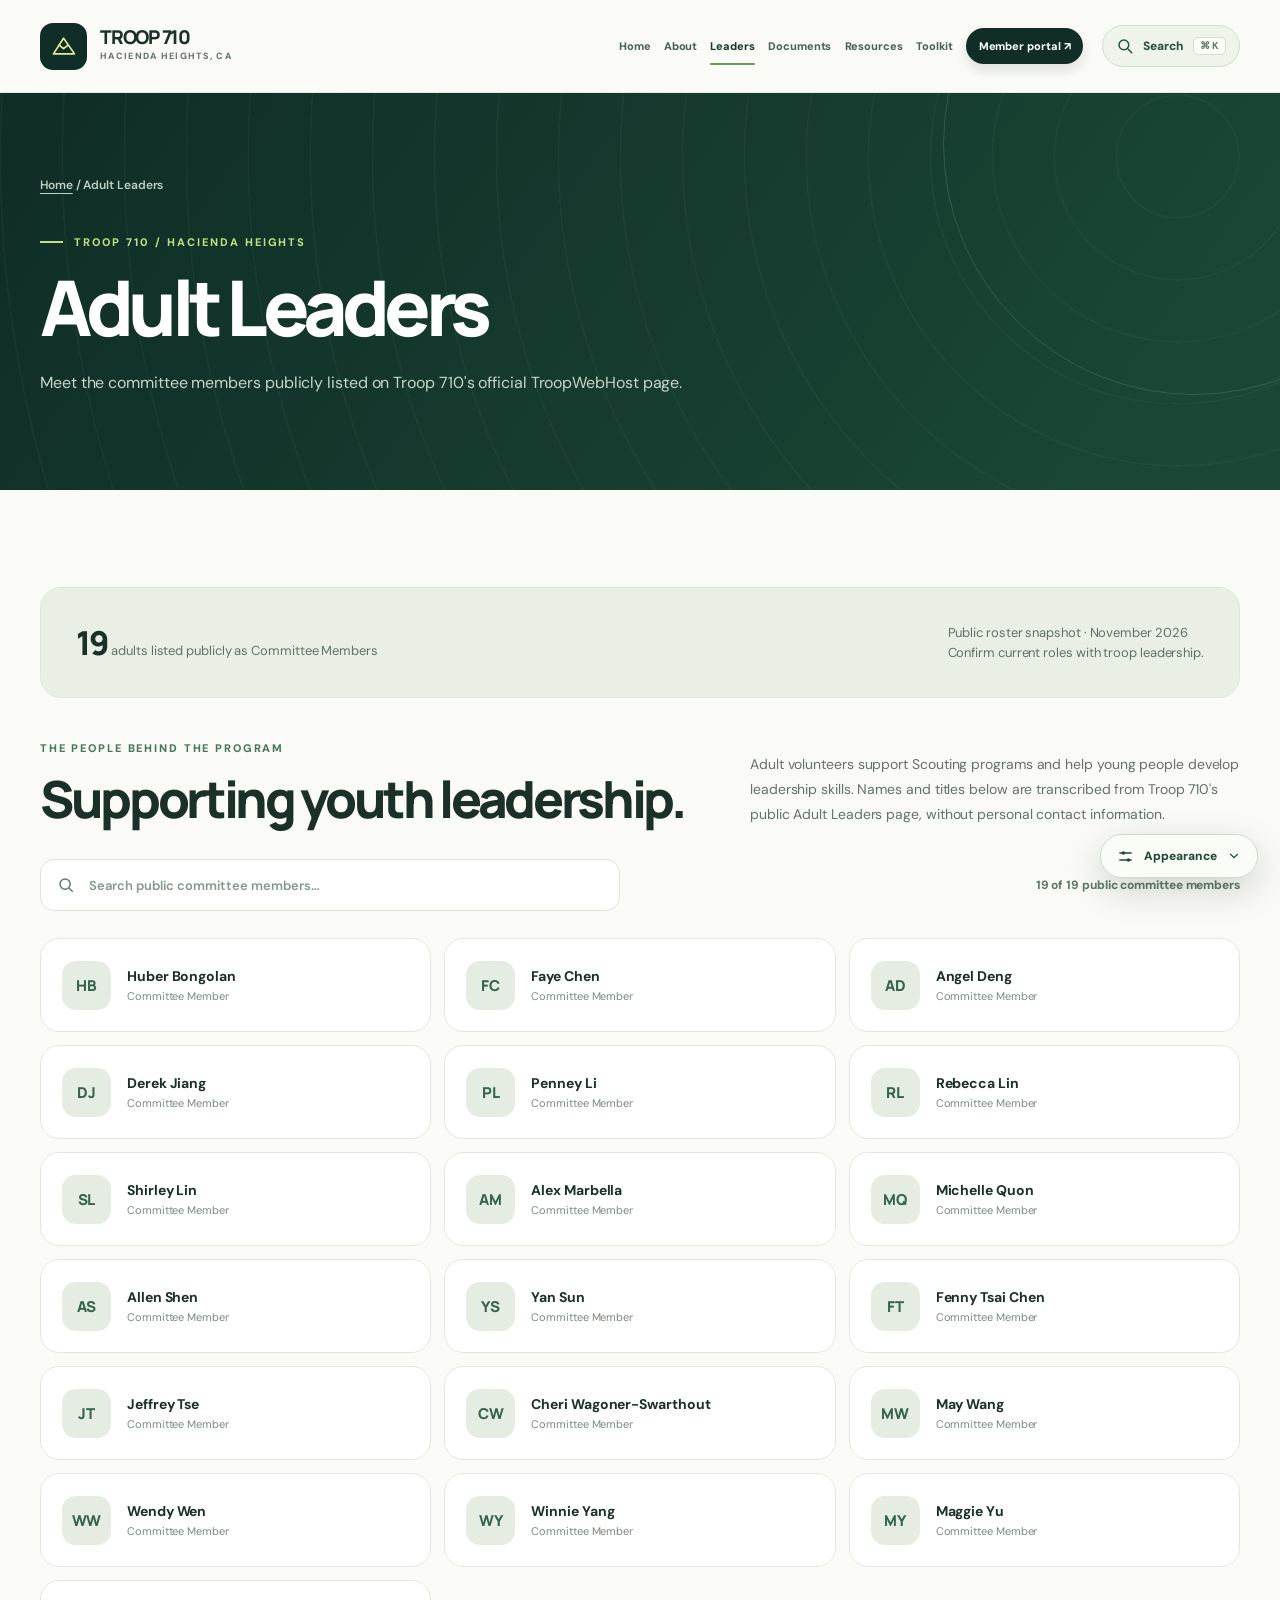
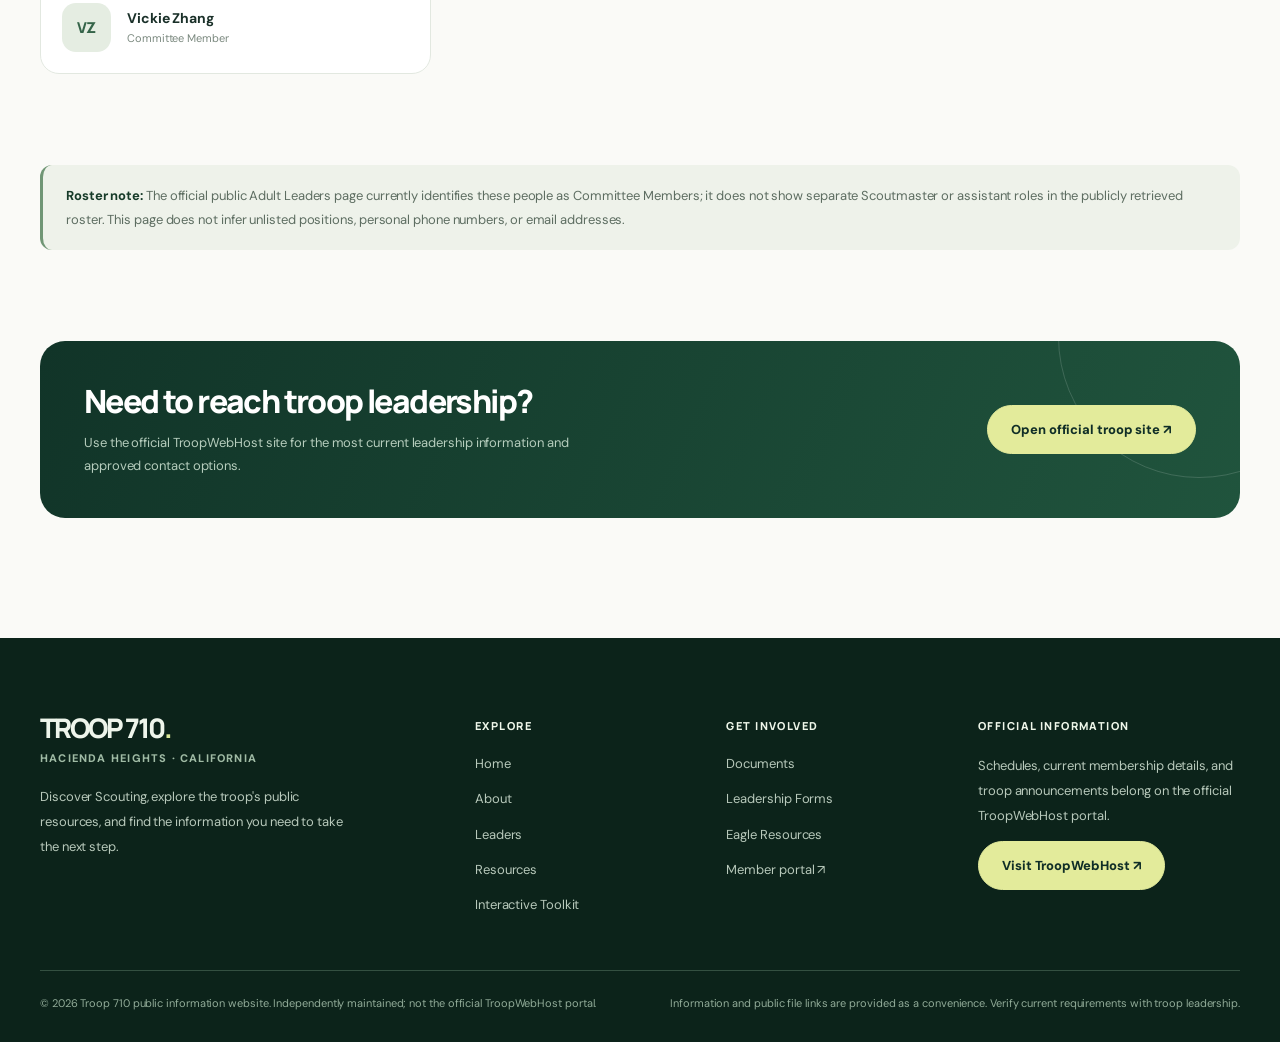
<file: leaders.html>
<!doctype html><html lang="en"><head><meta charset="utf-8"><meta name="viewport" content="width=device-width,initial-scale=1"><meta name="theme-color" content="#102c25"><meta name="description" content="Meet the committee members publicly listed on Troop 710's official TroopWebHost page."><title>Adult Leaders | Troop 710 Hacienda Heights</title><link rel="preconnect" href="https://fonts.googleapis.com"><link rel="preconnect" href="https://fonts.gstatic.com" crossorigin><link href="https://fonts.googleapis.com/css2?family=DM+Sans:wght@400;500;600;700;800&family=Manrope:wght@400;600;700;800&display=swap" rel="stylesheet"><script>(function(){try{var t=localStorage.getItem("troop710-theme-preference");document.documentElement.dataset.theme=t==="dark"?"dark":"light";var m=localStorage.getItem("troop710-motion-preference");var reduced=window.matchMedia&&window.matchMedia("(prefers-reduced-motion: reduce)").matches;if(m==="on"||(m!=="off"&&!reduced))document.documentElement.classList.add("motion-enabled");}catch(e){document.documentElement.dataset.theme="light";if(!window.matchMedia||!window.matchMedia("(prefers-reduced-motion: reduce)").matches)document.documentElement.classList.add("motion-enabled");}})();</script><link rel="stylesheet" href="site-pages.css?v=6"><link rel="stylesheet" href="motion.css?v=6"><link rel="stylesheet" href="themes.css?v=7"><script src="site-pages.js?v=14" defer></script><link rel="canonical" href="https://willn0tbill.github.io/Troop710/leaders.html"><meta property="og:type" content="website"><meta property="og:title" content="Troop 710 — Leaders"><link rel="icon" type="image/svg+xml" href="favicon.svg"><link rel="stylesheet" href="enhancements.css?v=19"><link rel="stylesheet" href="site-search.css?v=11"><link rel="stylesheet" href="experience-v2.css?v=19"></head><body id="top"><a class="skip-link" href="#main">Skip to content</a>
<header class="site-header"><div class="container">
  <a class="brand" href="index.html" aria-label="Troop 710 homepage">
    <span class="brand-icon"><svg aria-hidden="true" viewBox="0 0 32 32" fill="none" stroke="currentColor" stroke-width="2" stroke-linecap="round" stroke-linejoin="round"><path d="M4 25 15.5 7 28 25H4Z"/><path d="m10.3 15 5.2 4 5.2-4"/></svg></span>
    <span class="brand-name">TROOP 710<small>Hacienda Heights, CA</small></span>
  </a>
  <button class="menu-button" aria-label="Open navigation" aria-expanded="false" aria-controls="subnav" type="button">☰</button>
  <nav class="nav" id="subnav" aria-label="Main navigation" data-open="false">
    <a href="index.html">Home</a>
    <a href="about.html">About</a>
    <a href="leaders.html" class="active" aria-current="page">Leaders</a>
    <a href="forms.html">Documents</a>
    <a href="resources.html">Resources</a>
    <a href="toolkit.html">Toolkit</a>
    <a class="portal" href="https://www.troopwebhost.org/Troop710HaciendaHeights/Index.htm" target="_blank" rel="noopener noreferrer">Member portal ↗</a>
  </nav><button class="t710-header-search" type="button" data-t710-open-search hidden aria-label="Search Troop 710" aria-keyshortcuts="Control+K Meta+K" title="Search Troop 710 (Ctrl+K)"><svg class="t710-search-icon" aria-hidden="true" viewBox="0 0 24 24" fill="none" stroke="currentColor" stroke-width="2" stroke-linecap="round"><circle cx="10.5" cy="10.5" r="6.5"/><path d="m16 16 5 5"/></svg><span class="t710-header-search__text">Search</span><kbd>⌘ K</kbd></button></div></header><dialog class="t710-search-dialog" id="t710-search-dialog" aria-label="Search Troop 710">
  <div class="t710-search-dialog__top"><svg aria-hidden="true" viewBox="0 0 24 24" fill="none" stroke="currentColor" stroke-width="2" stroke-linecap="round"><circle cx="10.5" cy="10.5" r="6.5"/><path d="m16 16 5 5"/></svg><input class="t710-search-dialog__input" type="search" id="t710-search-input" placeholder="Search Troop 710…" aria-label="Search troop pages, people, and documents" autocomplete="off"><button class="t710-search-dialog__close" type="button" data-t710-close-search aria-label="Close search">×</button></div>
  <div class="t710-search-dialog__content"><div class="t710-search-dialog__label">Find it fast</div>
    <div class="t710-search-dialog__tips" aria-label="Suggested searches"><button class="t710-search-dialog__tip" data-t710-search-suggestion="Eagle" type="button">Eagle projects</button><button class="t710-search-dialog__tip" data-t710-search-suggestion="Registration" type="button">Registration</button><button class="t710-search-dialog__tip" data-t710-search-suggestion="Leadership" type="button">Leadership</button><button class="t710-search-dialog__tip" data-t710-search-suggestion="Merit badge" type="button">Merit badges</button></div>
    <div class="t710-search-dialog__status" id="t710-search-status" role="status" aria-live="polite">Popular destinations</div>
    <ul class="t710-search-dialog__results" id="t710-search-results" aria-label="Search results"></ul>
  </div>
  <div class="t710-search-dialog__footer"><span><kbd>Ctrl</kbd> + <kbd>K</kbd> to search · <kbd>Esc</kbd> to close</span><a data-t710-all-docs href="forms.html">Browse all forms ↗</a></div>
</dialog><div class="site-preferences" data-preferences>
  <button class="preferences-trigger" type="button" data-preferences-trigger aria-expanded="false" aria-controls="site-preferences-panel" aria-label="Open appearance settings">
    <svg aria-hidden="true" viewBox="0 0 24 24" fill="none" stroke="currentColor" stroke-width="1.9" stroke-linecap="round"><path d="M4 7h16M4 17h16"/><circle cx="9" cy="7" r="2.5" fill="currentColor" stroke="none"/><circle cx="16" cy="17" r="2.5" fill="currentColor" stroke="none"/></svg>
    <span>Appearance</span>
    <svg class="pref-chevron" aria-hidden="true" viewBox="0 0 24 24" fill="none" stroke="currentColor" stroke-width="2" stroke-linecap="round"><path d="m6 9 6 6 6-6"/></svg>
  </button>
  <div class="preferences-panel" id="site-preferences-panel" data-preferences-panel hidden aria-label="Website appearance preferences">
    <div class="preferences-heading">
      <div><h2 class="preferences-title">Appearance</h2><p class="preferences-caption">Make the site feel right for you.</p></div>
      <button class="preferences-close" type="button" data-preferences-close aria-label="Close appearance settings">×</button>
    </div>
    <div class="preferences-block">
      <span class="preferences-label">Color theme</span>
      <div class="preferences-options" role="group" aria-label="Color theme">
        <button type="button" class="preferences-option" data-theme-option="light" aria-pressed="true"><span aria-hidden="true">☀</span> Light</button>
        <button type="button" class="preferences-option" data-theme-option="dark" aria-pressed="false"><span aria-hidden="true">☾</span> Dark</button>
      </div>
    </div>
    <div class="preferences-block">
      <span class="preferences-label">Animations</span>
      <div class="preferences-options" role="group" aria-label="Animation preference">
        <button type="button" class="preferences-option" data-motion-option="on" aria-pressed="true"><span aria-hidden="true">✦</span> On</button>
        <button type="button" class="preferences-option" data-motion-option="off" aria-pressed="false">No animations</button>
      </div>
      <p class="preferences-note">Animations follow your device preference until you choose otherwise.</p>
    </div>
    <p class="preferences-saved">Your selections are remembered on this device.</p>
  </div>
</div>
<main id="main"><section class="page-hero"><div class="container"><div class="crumb"><a href="index.html">Home</a> / Adult Leaders</div><div class="kicker">Troop 710 / Hacienda Heights</div><h1>Adult Leaders</h1><p class="subtitle">Meet the committee members publicly listed on Troop 710's official TroopWebHost page.</p></div></section><div class="container page-content">
<section class="section"><div class="stat-strip" data-reveal><div><strong>19</strong><span> adults listed publicly as Committee Members</span></div><span>Public roster snapshot · November 2026<br>Confirm current roles with troop leadership.</span></div><div class="section-head" data-reveal><div><div class="eyebrow">The people behind the program</div><h2 class="h2">Supporting youth leadership.</h2></div><p>Adult volunteers support Scouting programs and help young people develop leadership skills. Names and titles below are transcribed from Troop 710's public Adult Leaders page, without personal contact information.</p></div><div class="t710-directory-search"><label class="t710-searchbox" for="t710-leader-search"><svg aria-hidden="true" viewBox="0 0 24 24" fill="none" stroke="currentColor" stroke-width="2"><circle cx="10.8" cy="10.8" r="6.8"/><path d="m16 16 5 5"/></svg><input id="t710-leader-search" type="search" placeholder="Search public committee members…" autocomplete="off"></label><span id="t710-leader-count" class="t710-search-result" role="status" aria-live="polite">19 public committee members</span></div><div id="t710-leader-empty" class="t710-empty" hidden>No matching names found. Try a different search.</div><div class="people-grid"><article class="person" data-reveal><span class="avatar" aria-hidden="true">HB</span><span><strong>Huber Bongolan</strong><small>Committee Member</small></span></article><article class="person" data-reveal><span class="avatar" aria-hidden="true">FC</span><span><strong>Faye Chen</strong><small>Committee Member</small></span></article><article class="person" data-reveal><span class="avatar" aria-hidden="true">AD</span><span><strong>Angel Deng</strong><small>Committee Member</small></span></article><article class="person" data-reveal><span class="avatar" aria-hidden="true">DJ</span><span><strong>Derek Jiang</strong><small>Committee Member</small></span></article><article class="person" data-reveal><span class="avatar" aria-hidden="true">PL</span><span><strong>Penney Li</strong><small>Committee Member</small></span></article><article class="person" data-reveal><span class="avatar" aria-hidden="true">RL</span><span><strong>Rebecca Lin</strong><small>Committee Member</small></span></article><article class="person" data-reveal><span class="avatar" aria-hidden="true">SL</span><span><strong>Shirley Lin</strong><small>Committee Member</small></span></article><article class="person" data-reveal><span class="avatar" aria-hidden="true">AM</span><span><strong>Alex Marbella</strong><small>Committee Member</small></span></article><article class="person" data-reveal><span class="avatar" aria-hidden="true">MQ</span><span><strong>Michelle Quon</strong><small>Committee Member</small></span></article><article class="person" data-reveal><span class="avatar" aria-hidden="true">AS</span><span><strong>Allen Shen</strong><small>Committee Member</small></span></article><article class="person" data-reveal><span class="avatar" aria-hidden="true">YS</span><span><strong>Yan Sun</strong><small>Committee Member</small></span></article><article class="person" data-reveal><span class="avatar" aria-hidden="true">FT</span><span><strong>Fenny Tsai Chen</strong><small>Committee Member</small></span></article><article class="person" data-reveal><span class="avatar" aria-hidden="true">JT</span><span><strong>Jeffrey Tse</strong><small>Committee Member</small></span></article><article class="person" data-reveal><span class="avatar" aria-hidden="true">CW</span><span><strong>Cheri Wagoner-Swarthout</strong><small>Committee Member</small></span></article><article class="person" data-reveal><span class="avatar" aria-hidden="true">MW</span><span><strong>May Wang</strong><small>Committee Member</small></span></article><article class="person" data-reveal><span class="avatar" aria-hidden="true">WW</span><span><strong>Wendy Wen</strong><small>Committee Member</small></span></article><article class="person" data-reveal><span class="avatar" aria-hidden="true">WY</span><span><strong>Winnie Yang</strong><small>Committee Member</small></span></article><article class="person" data-reveal><span class="avatar" aria-hidden="true">MY</span><span><strong>Maggie Yu</strong><small>Committee Member</small></span></article><article class="person" data-reveal><span class="avatar" aria-hidden="true">VZ</span><span><strong>Vickie Zhang</strong><small>Committee Member</small></span></article></div></section>
<section class="section"><div class="notice" data-reveal><strong>Roster note:</strong> The official public Adult Leaders page currently identifies these people as Committee Members; it does not show separate Scoutmaster or assistant roles in the publicly retrieved roster. This page does not infer unlisted positions, personal phone numbers, or email addresses.</div></section>
<section class="banner-cta" data-reveal><div><h2>Need to reach troop leadership?</h2><p>Use the official TroopWebHost site for the most current leadership information and approved contact options.</p></div><a class="action action--light" href="https://www.troopwebhost.org/Troop710HaciendaHeights/Index.htm" target="_blank" rel="noopener noreferrer">Open official troop site ↗</a></section></div></main><footer class="t710-footer"><div class="container">
 <div class="t710-footer__grid">
   <div><div class="t710-footer__brand">TROOP 710<span style="color:#dce99a">.</span></div><div class="t710-footer__loc">Hacienda Heights · California</div><p class="t710-footer__intro">Discover Scouting, explore the troop's public resources, and find the information you need to take the next step.</p></div>
   <div><h2 class="t710-footer__title">Explore</h2><nav class="t710-footer__links" aria-label="Explore pages"><a href="index.html">Home</a><a href="about.html">About</a><a href="leaders.html">Leaders</a><a href="resources.html">Resources</a><a href="toolkit.html">Interactive Toolkit</a></nav></div>
   <div><h2 class="t710-footer__title">Get involved</h2><nav class="t710-footer__links" aria-label="Member resources"><a href="forms.html">Documents</a><a href="forms.html?category=leadership">Leadership Forms</a><a href="forms.html?category=eagle">Eagle Resources</a><a href="https://www.troopwebhost.org/Troop710HaciendaHeights/Index.htm" target="_blank" rel="noopener noreferrer">Member portal ↗</a></nav></div>
   <div><h2 class="t710-footer__title">Official information</h2><p class="t710-footer__intro">Schedules, current membership details, and troop announcements belong on the official TroopWebHost portal.</p><a class="action action--light" href="https://www.troopwebhost.org/Troop710HaciendaHeights/Index.htm" target="_blank" rel="noopener noreferrer">Visit TroopWebHost ↗</a></div>
 </div>
 <div class="t710-footer__bottom"><span>© <span data-year>2026</span> Troop 710 public information website. Independently maintained; not the official TroopWebHost portal.</span><span>Information and public file links are provided as a convenience. Verify current requirements with troop leadership.</span></div>
</div></footer><a class="t710-backtop" href="#top" id="t710-backtop" hidden aria-label="Back to top">↑ Back to top</a><script src="enhancements.js?v=18" defer></script><script src="site-search.js?v=20" defer></script></body></html>
</file>
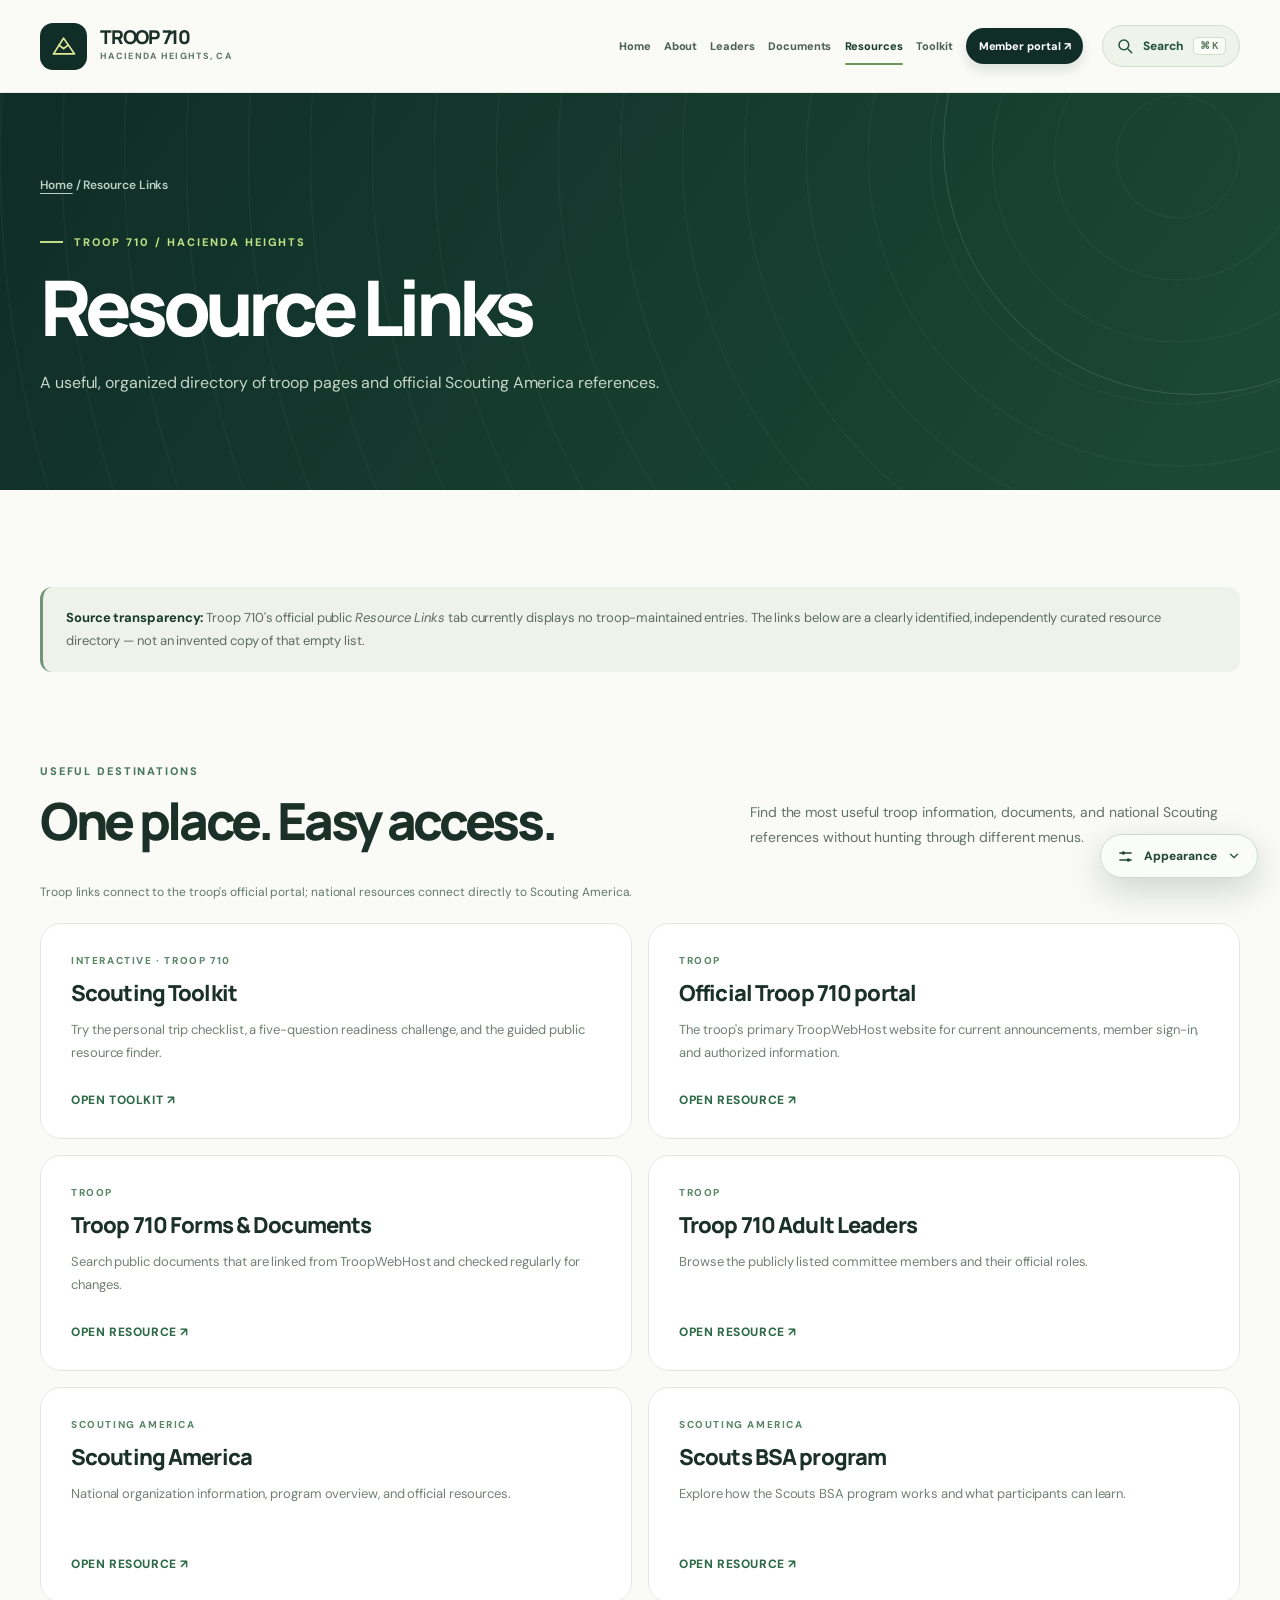
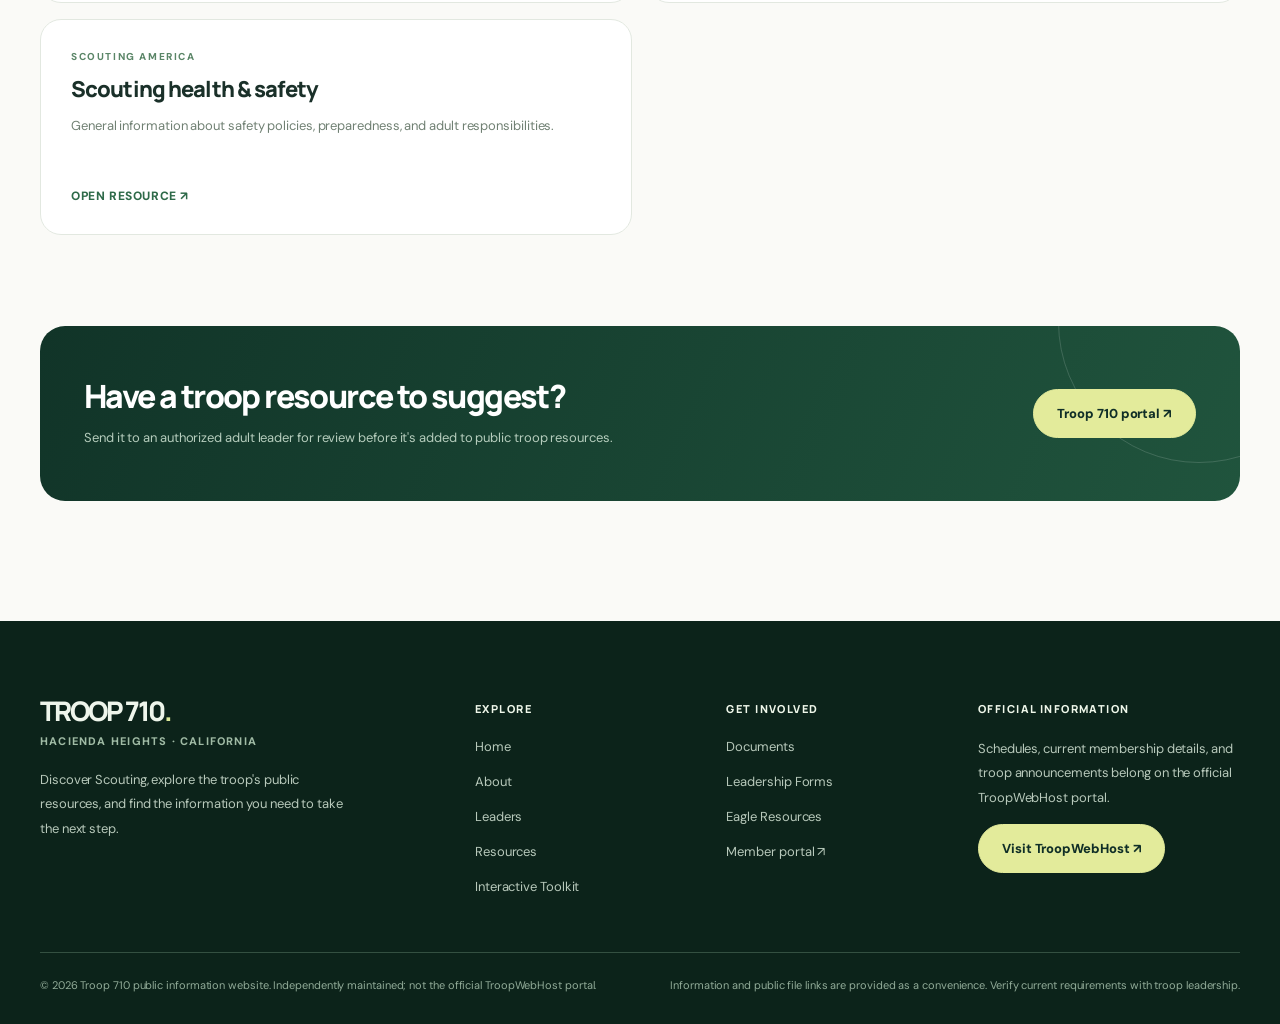
<file: resources.html>
<!doctype html><html lang="en"><head><meta charset="utf-8"><meta name="viewport" content="width=device-width,initial-scale=1"><meta name="theme-color" content="#102c25"><meta name="description" content="A useful, organized directory of troop pages and official Scouting America references."><title>Resource Links | Troop 710 Hacienda Heights</title><link rel="preconnect" href="https://fonts.googleapis.com"><link rel="preconnect" href="https://fonts.gstatic.com" crossorigin><link href="https://fonts.googleapis.com/css2?family=DM+Sans:wght@400;500;600;700;800&family=Manrope:wght@400;600;700;800&display=swap" rel="stylesheet"><script>(function(){try{var t=localStorage.getItem("troop710-theme-preference");document.documentElement.dataset.theme=t==="dark"?"dark":"light";var m=localStorage.getItem("troop710-motion-preference");var reduced=window.matchMedia&&window.matchMedia("(prefers-reduced-motion: reduce)").matches;if(m==="on"||(m!=="off"&&!reduced))document.documentElement.classList.add("motion-enabled");}catch(e){document.documentElement.dataset.theme="light";if(!window.matchMedia||!window.matchMedia("(prefers-reduced-motion: reduce)").matches)document.documentElement.classList.add("motion-enabled");}})();</script><link rel="stylesheet" href="site-pages.css?v=6"><link rel="stylesheet" href="motion.css?v=6"><link rel="stylesheet" href="themes.css?v=7"><script src="site-pages.js?v=14" defer></script><link rel="canonical" href="https://willn0tbill.github.io/Troop710/resources.html"><meta property="og:type" content="website"><meta property="og:title" content="Troop 710 — Resources"><link rel="icon" type="image/svg+xml" href="favicon.svg"><link rel="stylesheet" href="enhancements.css?v=19"><link rel="stylesheet" href="site-search.css?v=11"><link rel="stylesheet" href="experience-v2.css?v=19"></head><body id="top"><a class="skip-link" href="#main">Skip to content</a>
<header class="site-header"><div class="container">
  <a class="brand" href="index.html" aria-label="Troop 710 homepage">
    <span class="brand-icon"><svg aria-hidden="true" viewBox="0 0 32 32" fill="none" stroke="currentColor" stroke-width="2" stroke-linecap="round" stroke-linejoin="round"><path d="M4 25 15.5 7 28 25H4Z"/><path d="m10.3 15 5.2 4 5.2-4"/></svg></span>
    <span class="brand-name">TROOP 710<small>Hacienda Heights, CA</small></span>
  </a>
  <button class="menu-button" aria-label="Open navigation" aria-expanded="false" aria-controls="subnav" type="button">☰</button>
  <nav class="nav" id="subnav" aria-label="Main navigation" data-open="false">
    <a href="index.html">Home</a>
    <a href="about.html">About</a>
    <a href="leaders.html">Leaders</a>
    <a href="forms.html">Documents</a>
    <a href="resources.html" class="active" aria-current="page">Resources</a>
    <a href="toolkit.html">Toolkit</a>
    <a class="portal" href="https://www.troopwebhost.org/Troop710HaciendaHeights/Index.htm" target="_blank" rel="noopener noreferrer">Member portal ↗</a>
  </nav><button class="t710-header-search" type="button" data-t710-open-search hidden aria-label="Search Troop 710" aria-keyshortcuts="Control+K Meta+K" title="Search Troop 710 (Ctrl+K)"><svg class="t710-search-icon" aria-hidden="true" viewBox="0 0 24 24" fill="none" stroke="currentColor" stroke-width="2" stroke-linecap="round"><circle cx="10.5" cy="10.5" r="6.5"/><path d="m16 16 5 5"/></svg><span class="t710-header-search__text">Search</span><kbd>⌘ K</kbd></button></div></header><dialog class="t710-search-dialog" id="t710-search-dialog" aria-label="Search Troop 710">
  <div class="t710-search-dialog__top"><svg aria-hidden="true" viewBox="0 0 24 24" fill="none" stroke="currentColor" stroke-width="2" stroke-linecap="round"><circle cx="10.5" cy="10.5" r="6.5"/><path d="m16 16 5 5"/></svg><input class="t710-search-dialog__input" type="search" id="t710-search-input" placeholder="Search Troop 710…" aria-label="Search troop pages, people, and documents" autocomplete="off"><button class="t710-search-dialog__close" type="button" data-t710-close-search aria-label="Close search">×</button></div>
  <div class="t710-search-dialog__content"><div class="t710-search-dialog__label">Find it fast</div>
    <div class="t710-search-dialog__tips" aria-label="Suggested searches"><button class="t710-search-dialog__tip" data-t710-search-suggestion="Eagle" type="button">Eagle projects</button><button class="t710-search-dialog__tip" data-t710-search-suggestion="Registration" type="button">Registration</button><button class="t710-search-dialog__tip" data-t710-search-suggestion="Leadership" type="button">Leadership</button><button class="t710-search-dialog__tip" data-t710-search-suggestion="Merit badge" type="button">Merit badges</button></div>
    <div class="t710-search-dialog__status" id="t710-search-status" role="status" aria-live="polite">Popular destinations</div>
    <ul class="t710-search-dialog__results" id="t710-search-results" aria-label="Search results"></ul>
  </div>
  <div class="t710-search-dialog__footer"><span><kbd>Ctrl</kbd> + <kbd>K</kbd> to search · <kbd>Esc</kbd> to close</span><a data-t710-all-docs href="forms.html">Browse all forms ↗</a></div>
</dialog><div class="site-preferences" data-preferences>
  <button class="preferences-trigger" type="button" data-preferences-trigger aria-expanded="false" aria-controls="site-preferences-panel" aria-label="Open appearance settings">
    <svg aria-hidden="true" viewBox="0 0 24 24" fill="none" stroke="currentColor" stroke-width="1.9" stroke-linecap="round"><path d="M4 7h16M4 17h16"/><circle cx="9" cy="7" r="2.5" fill="currentColor" stroke="none"/><circle cx="16" cy="17" r="2.5" fill="currentColor" stroke="none"/></svg>
    <span>Appearance</span>
    <svg class="pref-chevron" aria-hidden="true" viewBox="0 0 24 24" fill="none" stroke="currentColor" stroke-width="2" stroke-linecap="round"><path d="m6 9 6 6 6-6"/></svg>
  </button>
  <div class="preferences-panel" id="site-preferences-panel" data-preferences-panel hidden aria-label="Website appearance preferences">
    <div class="preferences-heading">
      <div><h2 class="preferences-title">Appearance</h2><p class="preferences-caption">Make the site feel right for you.</p></div>
      <button class="preferences-close" type="button" data-preferences-close aria-label="Close appearance settings">×</button>
    </div>
    <div class="preferences-block">
      <span class="preferences-label">Color theme</span>
      <div class="preferences-options" role="group" aria-label="Color theme">
        <button type="button" class="preferences-option" data-theme-option="light" aria-pressed="true"><span aria-hidden="true">☀</span> Light</button>
        <button type="button" class="preferences-option" data-theme-option="dark" aria-pressed="false"><span aria-hidden="true">☾</span> Dark</button>
      </div>
    </div>
    <div class="preferences-block">
      <span class="preferences-label">Animations</span>
      <div class="preferences-options" role="group" aria-label="Animation preference">
        <button type="button" class="preferences-option" data-motion-option="on" aria-pressed="true"><span aria-hidden="true">✦</span> On</button>
        <button type="button" class="preferences-option" data-motion-option="off" aria-pressed="false">No animations</button>
      </div>
      <p class="preferences-note">Animations follow your device preference until you choose otherwise.</p>
    </div>
    <p class="preferences-saved">Your selections are remembered on this device.</p>
  </div>
</div>
<main id="main"><section class="page-hero"><div class="container"><div class="crumb"><a href="index.html">Home</a> / Resource Links</div><div class="kicker">Troop 710 / Hacienda Heights</div><h1>Resource Links</h1><p class="subtitle">A useful, organized directory of troop pages and official Scouting America references.</p></div></section><div class="container page-content">
<section class="section"><div class="notice" data-reveal><strong>Source transparency:</strong> Troop 710's official public <em>Resource Links</em> tab currently displays no troop-maintained entries. The links below are a clearly identified, independently curated resource directory — not an invented copy of that empty list.</div></section>
<section class="section"><div class="section-head" data-reveal><div><div class="eyebrow">Useful destinations</div><h2 class="h2">One place. Easy access.</h2></div><p>Find the most useful troop information, documents, and national Scouting references without hunting through different menus.</p></div><p class="t710-doc-help">Troop links connect to the troop's official portal; national resources connect directly to Scouting America.</p><div class="resource-grid"><a class="resource" data-reveal href="toolkit.html"><span class="resource-type">Interactive · Troop 710</span><strong>Scouting Toolkit</strong><p>Try the personal trip checklist, a five-question readiness challenge, and the guided public resource finder.</p><span class="arrow">OPEN TOOLKIT ↗</span></a><a class="resource" data-reveal href="https://www.troopwebhost.org/Troop710HaciendaHeights/Index.htm" target="_blank" rel="noopener noreferrer"><span class="resource-type">Troop</span><strong>Official Troop 710 portal</strong><p>The troop's primary TroopWebHost website for current announcements, member sign-in, and authorized information.</p><span class="arrow">OPEN RESOURCE ↗</span></a><a class="resource" data-reveal href="forms.html"><span class="resource-type">Troop</span><strong>Troop 710 Forms &amp; Documents</strong><p>Search public documents that are linked from TroopWebHost and checked regularly for changes.</p><span class="arrow">OPEN RESOURCE ↗</span></a><a class="resource" data-reveal href="leaders.html"><span class="resource-type">Troop</span><strong>Troop 710 Adult Leaders</strong><p>Browse the publicly listed committee members and their official roles.</p><span class="arrow">OPEN RESOURCE ↗</span></a><a class="resource" data-reveal href="https://www.scouting.org/" target="_blank" rel="noopener noreferrer"><span class="resource-type">Scouting America</span><strong>Scouting America</strong><p>National organization information, program overview, and official resources.</p><span class="arrow">OPEN RESOURCE ↗</span></a><a class="resource" data-reveal href="https://www.scouting.org/programs/scouts-bsa/" target="_blank" rel="noopener noreferrer"><span class="resource-type">Scouting America</span><strong>Scouts BSA program</strong><p>Explore how the Scouts BSA program works and what participants can learn.</p><span class="arrow">OPEN RESOURCE ↗</span></a><a class="resource" data-reveal href="https://www.scouting.org/health-and-safety/" target="_blank" rel="noopener noreferrer"><span class="resource-type">Scouting America</span><strong>Scouting health &amp; safety</strong><p>General information about safety policies, preparedness, and adult responsibilities.</p><span class="arrow">OPEN RESOURCE ↗</span></a></div></section>
<section class="banner-cta" data-reveal><div><h2>Have a troop resource to suggest?</h2><p>Send it to an authorized adult leader for review before it's added to public troop resources.</p></div><a class="action action--light" href="https://www.troopwebhost.org/Troop710HaciendaHeights/Index.htm" target="_blank" rel="noopener noreferrer">Troop 710 portal ↗</a></section></div></main><footer class="t710-footer"><div class="container">
 <div class="t710-footer__grid">
   <div><div class="t710-footer__brand">TROOP 710<span style="color:#dce99a">.</span></div><div class="t710-footer__loc">Hacienda Heights · California</div><p class="t710-footer__intro">Discover Scouting, explore the troop's public resources, and find the information you need to take the next step.</p></div>
   <div><h2 class="t710-footer__title">Explore</h2><nav class="t710-footer__links" aria-label="Explore pages"><a href="index.html">Home</a><a href="about.html">About</a><a href="leaders.html">Leaders</a><a href="resources.html">Resources</a><a href="toolkit.html">Interactive Toolkit</a></nav></div>
   <div><h2 class="t710-footer__title">Get involved</h2><nav class="t710-footer__links" aria-label="Member resources"><a href="forms.html">Documents</a><a href="forms.html?category=leadership">Leadership Forms</a><a href="forms.html?category=eagle">Eagle Resources</a><a href="https://www.troopwebhost.org/Troop710HaciendaHeights/Index.htm" target="_blank" rel="noopener noreferrer">Member portal ↗</a></nav></div>
   <div><h2 class="t710-footer__title">Official information</h2><p class="t710-footer__intro">Schedules, current membership details, and troop announcements belong on the official TroopWebHost portal.</p><a class="action action--light" href="https://www.troopwebhost.org/Troop710HaciendaHeights/Index.htm" target="_blank" rel="noopener noreferrer">Visit TroopWebHost ↗</a></div>
 </div>
 <div class="t710-footer__bottom"><span>© <span data-year>2026</span> Troop 710 public information website. Independently maintained; not the official TroopWebHost portal.</span><span>Information and public file links are provided as a convenience. Verify current requirements with troop leadership.</span></div>
</div></footer><a class="t710-backtop" href="#top" id="t710-backtop" hidden aria-label="Back to top">↑ Back to top</a><script src="enhancements.js?v=18" defer></script><script src="site-search.js?v=20" defer></script></body></html>
</file>
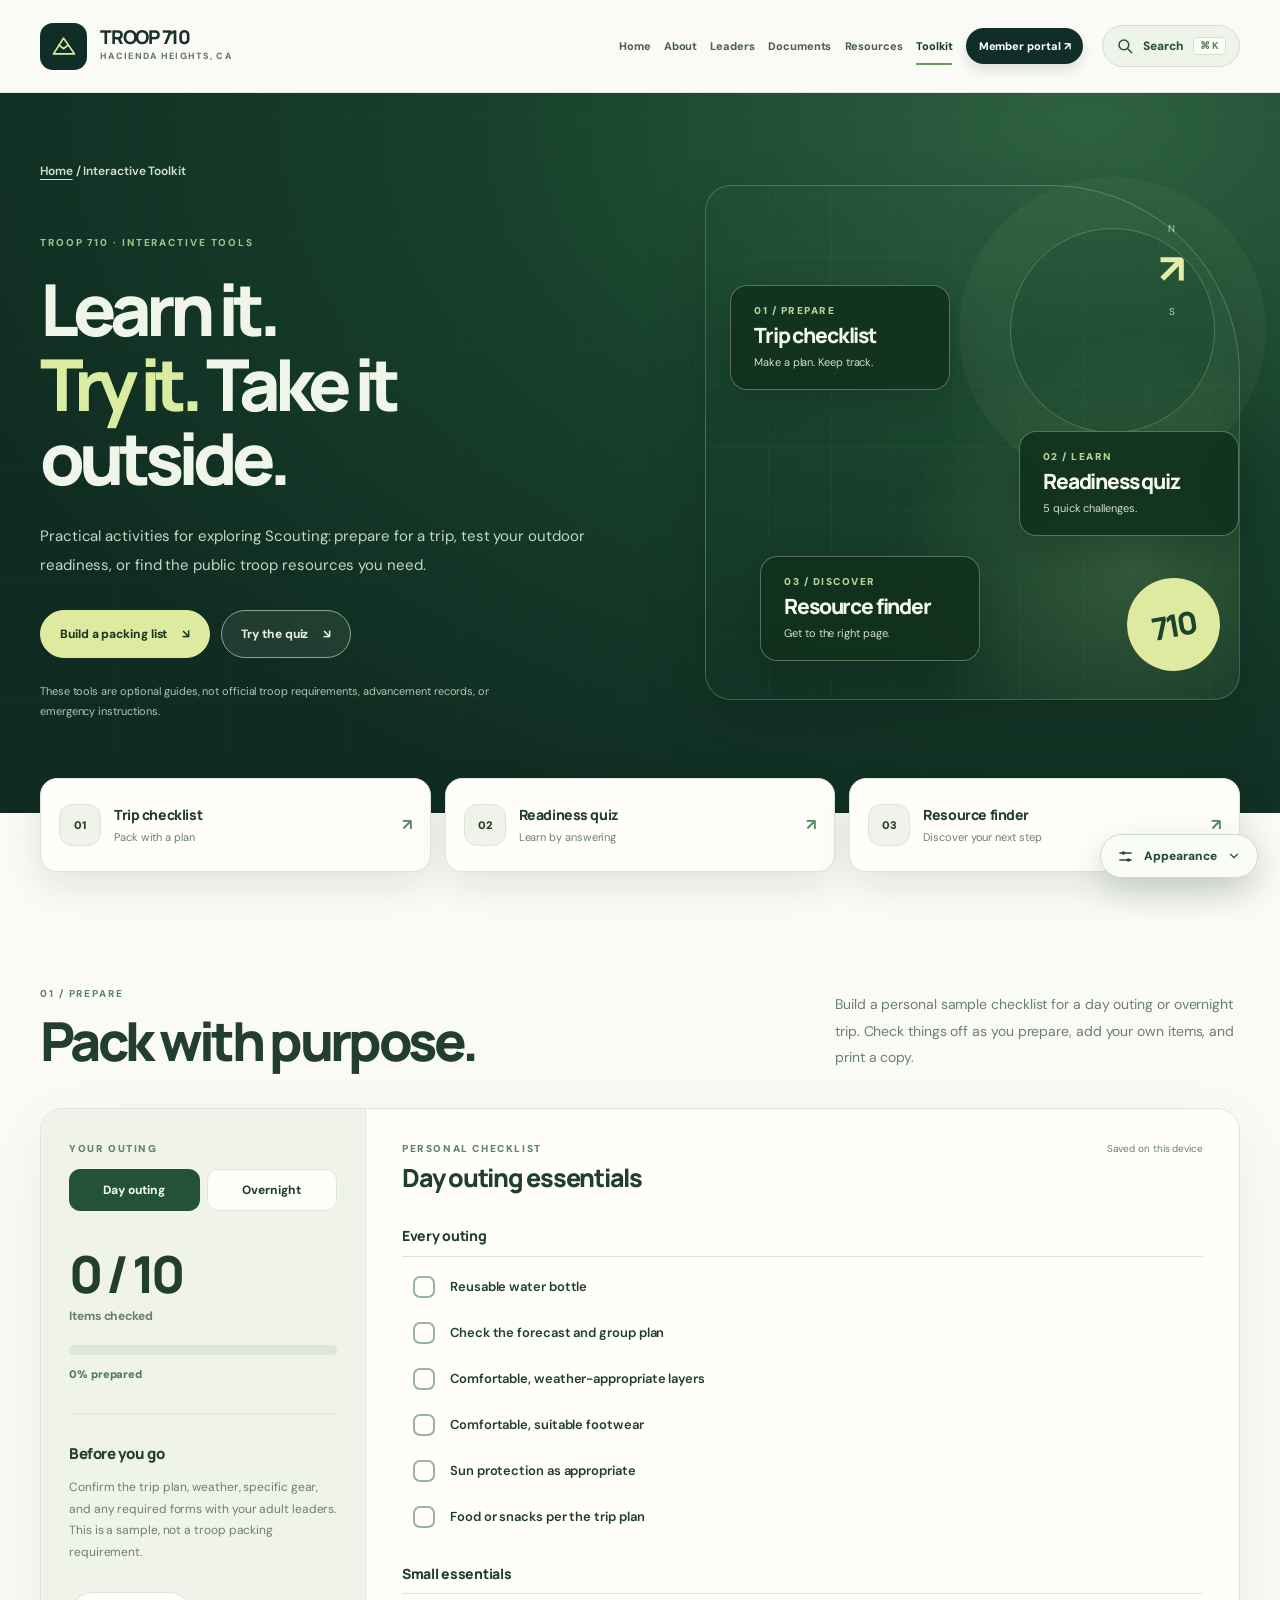
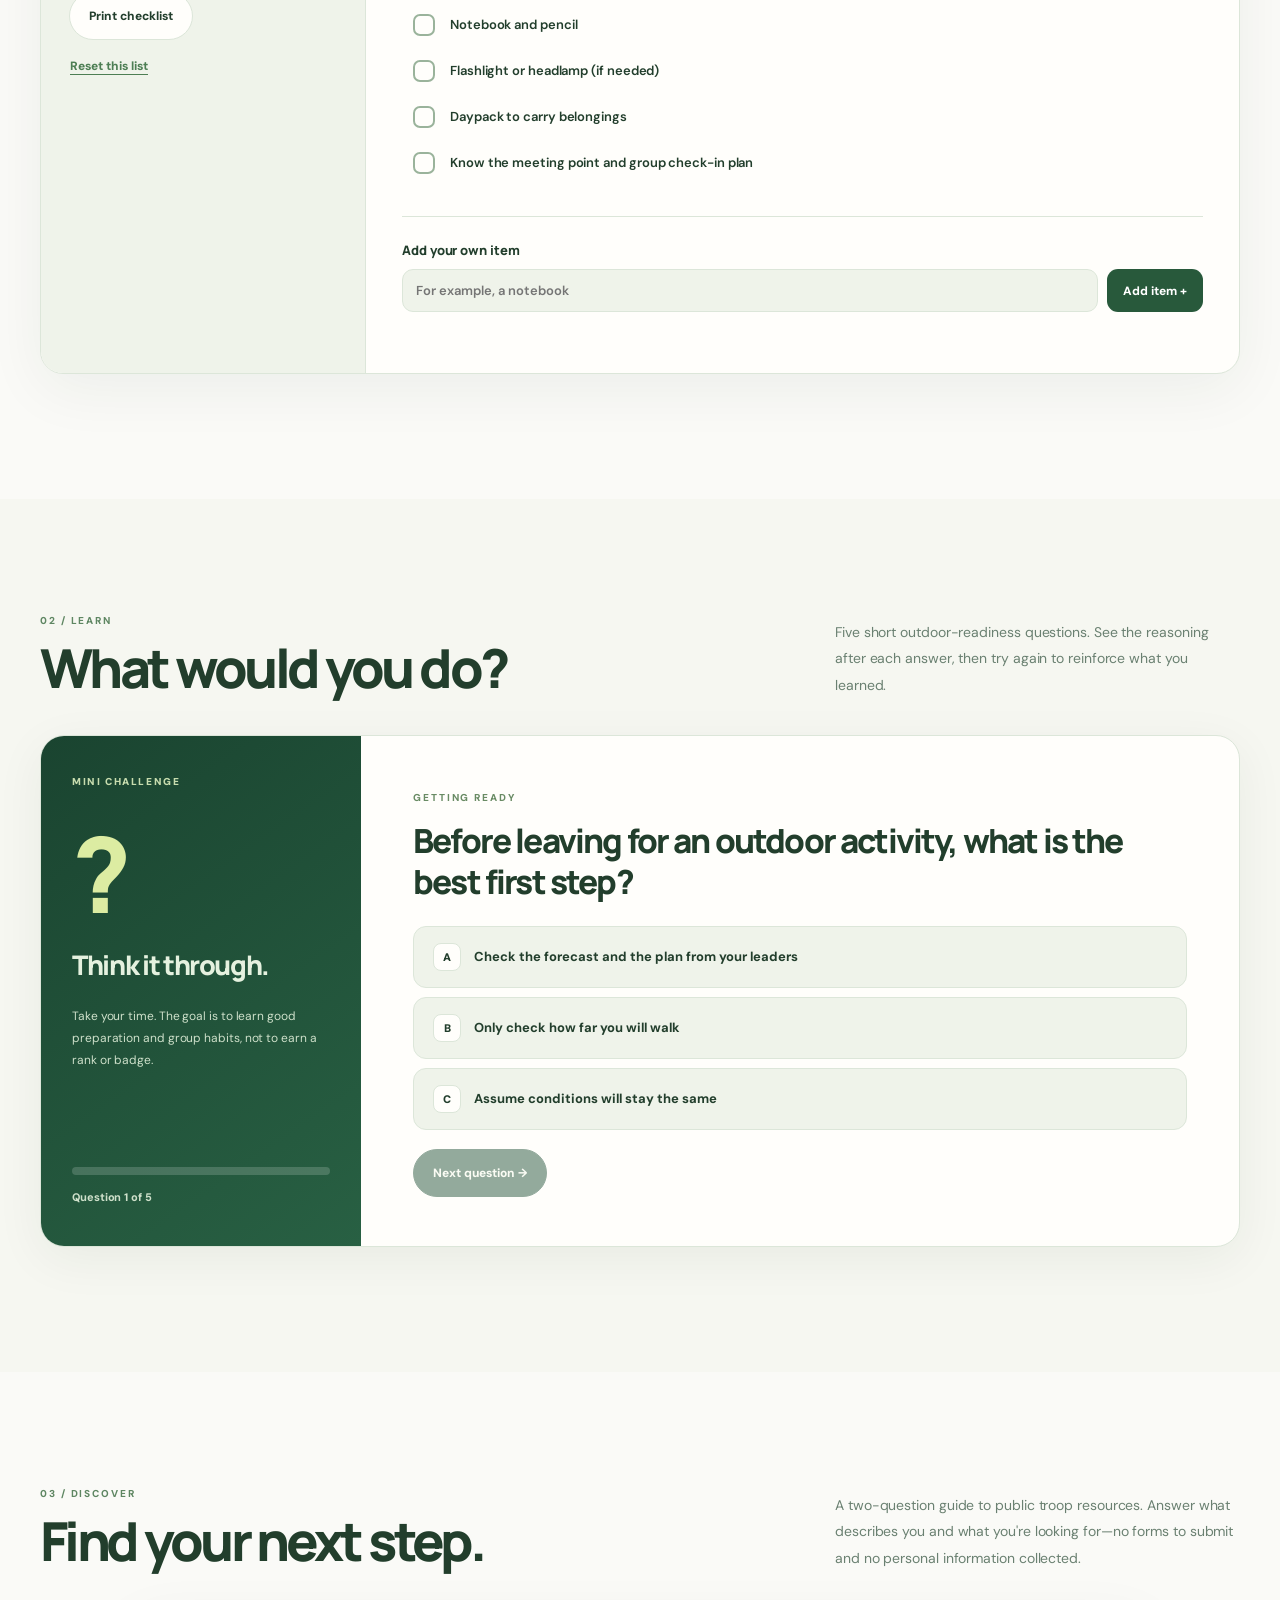
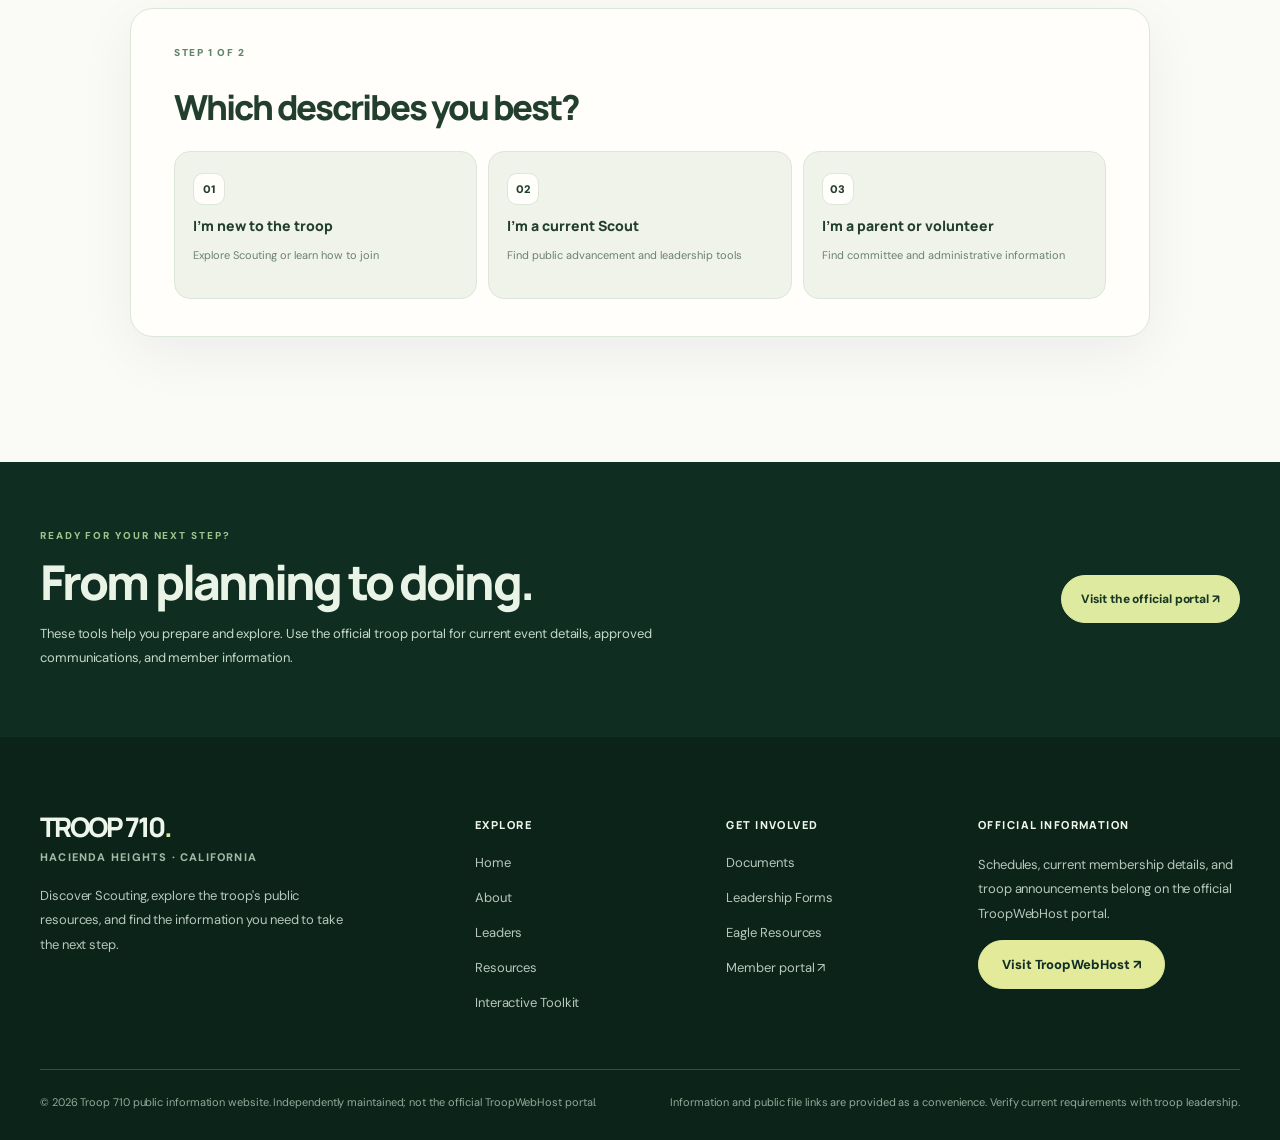
<file: toolkit.html>
<!doctype html>
<html lang="en">
<head>
  <meta charset="utf-8">
  <meta name="viewport" content="width=device-width,initial-scale=1">
  <meta name="theme-color" content="#102e27">
  <meta name="description" content="Explore the Troop 710 interactive Scouting Toolkit with a trip packing checklist, outdoor-readiness quiz, and resource finder.">
  <meta property="og:type" content="website">
  <meta property="og:title" content="Interactive Scouting Toolkit | Troop 710">
  <meta property="og:description" content="Try interactive trip preparation, an outdoor-readiness quiz, and find relevant public Troop 710 resources.">
  <meta property="og:url" content="https://willn0tbill.github.io/Troop710/toolkit.html">
  <meta name="robots" content="index,follow">
  <script type="application/ld+json">{"@context":"https://schema.org","@type":"WebPage","name":"Interactive Scouting Toolkit — Troop 710","url":"https://willn0tbill.github.io/Troop710/toolkit.html","description":"A public, educational resource with a sample trip checklist, readiness quiz, and guided links."}</script>
  <link rel="canonical" href="https://willn0tbill.github.io/Troop710/toolkit.html">
  <title>Interactive Scouting Toolkit | Troop 710</title>
  <link rel="preconnect" href="https://fonts.googleapis.com">
  <link rel="preconnect" href="https://fonts.gstatic.com" crossorigin>
  <link rel="preconnect" href="https://images.unsplash.com">
  <link href="https://fonts.googleapis.com/css2?family=DM+Sans:wght@400;500;600;700;800&family=Manrope:wght@400;500;600;700;800&display=swap" rel="stylesheet">
  <script>(function(){try{var t=localStorage.getItem("troop710-theme-preference");document.documentElement.dataset.theme=t==="dark"?"dark":"light";var m=localStorage.getItem("troop710-motion-preference");var reduced=window.matchMedia&&window.matchMedia("(prefers-reduced-motion: reduce)").matches;if(m==="on"||(m!=="off"&&!reduced))document.documentElement.classList.add("motion-enabled");}catch(e){document.documentElement.dataset.theme="light";if(!window.matchMedia||!window.matchMedia("(prefers-reduced-motion: reduce)").matches)document.documentElement.classList.add("motion-enabled");}})();</script><link rel="stylesheet" href="site-pages.css?v=6"><link rel="stylesheet" href="motion.css?v=6"><link rel="stylesheet" href="themes.css?v=7">
  <script src="site-pages.js?v=14" defer></script>
<link rel="icon" type="image/svg+xml" href="favicon.svg"><link rel="stylesheet" href="enhancements.css?v=19"><link rel="stylesheet" href="site-search.css?v=11"><link rel="stylesheet" href="experience-v2.css?v=19"><link rel="stylesheet" href="toolkit.css?v=1"></head>
<body id="top">
<a class="skip-link" href="#main">Skip to content</a>
<header class="site-header">
  <div class="container">
    <a class="brand" href="index.html" aria-label="Troop 710 homepage"><span class="brand-icon"><svg aria-hidden="true" viewBox="0 0 32 32" fill="none" stroke="currentColor" stroke-width="2" stroke-linecap="round" stroke-linejoin="round"><path d="M4 25 15.5 7 28 25H4Z"/><path d="m10.3 15 5.2 4 5.2-4"/></svg></span><span class="brand-name">TROOP 710<small>Hacienda Heights, CA</small></span></a>
    <button class="menu-button" aria-label="Open navigation" aria-expanded="false" aria-controls="subnav" type="button">☰</button>
    <nav class="nav" id="subnav" aria-label="Main navigation" data-open="false">
      <a href="index.html">Home</a>
      <a href="about.html">About</a>
      <a href="leaders.html">Leaders</a>
      <a href="forms.html">Documents</a>
      <a href="resources.html">Resources</a>
      <a href="toolkit.html" class="active" aria-current="page">Toolkit</a>
    <a class="portal" href="https://www.troopwebhost.org/Troop710HaciendaHeights/Index.htm" target="_blank" rel="noopener noreferrer">Member portal ↗</a>
    </nav><button class="t710-header-search" type="button" data-t710-open-search hidden aria-label="Search Troop 710" aria-keyshortcuts="Control+K Meta+K" title="Search Troop 710 (Ctrl+K)"><svg class="t710-search-icon" aria-hidden="true" viewBox="0 0 24 24" fill="none" stroke="currentColor" stroke-width="2" stroke-linecap="round"><circle cx="10.5" cy="10.5" r="6.5"/><path d="m16 16 5 5"/></svg><span class="t710-header-search__text">Search</span><kbd>⌘ K</kbd></button></div></header><dialog class="t710-search-dialog" id="t710-search-dialog" aria-label="Search Troop 710">
  <div class="t710-search-dialog__top"><svg aria-hidden="true" viewBox="0 0 24 24" fill="none" stroke="currentColor" stroke-width="2" stroke-linecap="round"><circle cx="10.5" cy="10.5" r="6.5"/><path d="m16 16 5 5"/></svg><input class="t710-search-dialog__input" type="search" id="t710-search-input" placeholder="Search Troop 710…" aria-label="Search troop pages, people, and documents" autocomplete="off"><button class="t710-search-dialog__close" type="button" data-t710-close-search aria-label="Close search">×</button></div>
  <div class="t710-search-dialog__content"><div class="t710-search-dialog__label">Find it fast</div>
    <div class="t710-search-dialog__tips" aria-label="Suggested searches"><button class="t710-search-dialog__tip" data-t710-search-suggestion="Eagle" type="button">Eagle projects</button><button class="t710-search-dialog__tip" data-t710-search-suggestion="Registration" type="button">Registration</button><button class="t710-search-dialog__tip" data-t710-search-suggestion="Leadership" type="button">Leadership</button><button class="t710-search-dialog__tip" data-t710-search-suggestion="Merit badge" type="button">Merit badges</button></div>
    <div class="t710-search-dialog__status" id="t710-search-status" role="status" aria-live="polite">Popular destinations</div>
    <ul class="t710-search-dialog__results" id="t710-search-results" aria-label="Search results"></ul>
  </div>
  <div class="t710-search-dialog__footer"><span><kbd>Ctrl</kbd> + <kbd>K</kbd> to search · <kbd>Esc</kbd> to close</span><a data-t710-all-docs href="forms.html">Browse all forms ↗</a></div>
</dialog>
<div class="site-preferences" data-preferences>
  <button class="preferences-trigger" type="button" data-preferences-trigger aria-expanded="false" aria-controls="site-preferences-panel" aria-label="Open appearance settings">
    <svg aria-hidden="true" viewBox="0 0 24 24" fill="none" stroke="currentColor" stroke-width="1.9" stroke-linecap="round"><path d="M4 7h16M4 17h16"/><circle cx="9" cy="7" r="2.5" fill="currentColor" stroke="none"/><circle cx="16" cy="17" r="2.5" fill="currentColor" stroke="none"/></svg>
    <span>Appearance</span>
    <svg class="pref-chevron" aria-hidden="true" viewBox="0 0 24 24" fill="none" stroke="currentColor" stroke-width="2" stroke-linecap="round"><path d="m6 9 6 6 6-6"/></svg>
  </button>
  <div class="preferences-panel" id="site-preferences-panel" data-preferences-panel hidden aria-label="Website appearance preferences">
    <div class="preferences-heading">
      <div><h2 class="preferences-title">Appearance</h2><p class="preferences-caption">Make the site feel right for you.</p></div>
      <button class="preferences-close" type="button" data-preferences-close aria-label="Close appearance settings">×</button>
    </div>
    <div class="preferences-block">
      <span class="preferences-label">Color theme</span>
      <div class="preferences-options" role="group" aria-label="Color theme">
        <button type="button" class="preferences-option" data-theme-option="light" aria-pressed="true"><span aria-hidden="true">☀</span> Light</button>
        <button type="button" class="preferences-option" data-theme-option="dark" aria-pressed="false"><span aria-hidden="true">☾</span> Dark</button>
      </div>
    </div>
    <div class="preferences-block">
      <span class="preferences-label">Animations</span>
      <div class="preferences-options" role="group" aria-label="Animation preference">
        <button type="button" class="preferences-option" data-motion-option="on" aria-pressed="true"><span aria-hidden="true">✦</span> On</button>
        <button type="button" class="preferences-option" data-motion-option="off" aria-pressed="false">No animations</button>
      </div>
      <p class="preferences-note">Animations follow your device preference until you choose otherwise.</p>
    </div>
    <p class="preferences-saved">Your selections are remembered on this device.</p>
  </div>
</div>
<main id="main" class="tk-page">
  <section class="tk-hero" aria-labelledby="tk-title">
    <div class="container tk-hero__layout">
      <div>
        <div class="crumb"><a href="index.html">Home</a> / Interactive Toolkit</div>
        <div class="tk-eyebrow">TROOP 710 · INTERACTIVE TOOLS</div>
        <h1 id="tk-title">Learn it.<br><span>Try it.</span> Take it outside.</h1>
        <p class="tk-hero__intro">Practical activities for exploring Scouting: prepare for a trip, test your outdoor readiness, or find the public troop resources you need.</p>
        <div class="tk-hero__actions"><a class="tk-button tk-button--lime" href="#packing">Build a packing list <span aria-hidden="true">↘</span></a><a class="tk-button tk-button--outline" href="#readiness">Try the quiz <span aria-hidden="true">↘</span></a></div>
        <p class="tk-hero__footnote">These tools are optional guides, not official troop requirements, advancement records, or emergency instructions.</p>
      </div>
      <div class="tk-hero__visual" aria-hidden="true">
        <div class="tk-hero__gridlines"></div>
        <div class="tk-hero__compass">N<span class="tk-hero__needle">↗</span>S</div>
        <div class="tk-hero__visual-card tk-hero__visual-card--one"><span>01 / PREPARE</span><strong>Trip checklist</strong><small>Make a plan. Keep track.</small></div>
        <div class="tk-hero__visual-card tk-hero__visual-card--two"><span>02 / LEARN</span><strong>Readiness quiz</strong><small>5 quick challenges.</small></div>
        <div class="tk-hero__visual-card tk-hero__visual-card--three"><span>03 / DISCOVER</span><strong>Resource finder</strong><small>Get to the right page.</small></div>
        <div class="tk-hero__roundel">710</div>
      </div>
    </div>
  </section>
  <nav class="tk-jump container" aria-label="Toolkit sections">
    <a href="#packing"><span class="tk-jump__number">01</span><span><strong>Trip checklist</strong><small>Pack with a plan</small></span><span aria-hidden="true">↗</span></a>
    <a href="#readiness"><span class="tk-jump__number">02</span><span><strong>Readiness quiz</strong><small>Learn by answering</small></span><span aria-hidden="true">↗</span></a>
    <a href="#find"><span class="tk-jump__number">03</span><span><strong>Resource finder</strong><small>Discover your next step</small></span><span aria-hidden="true">↗</span></a>
  </nav>

  <section id="packing" class="tk-section" aria-labelledby="tk-pack-title">
    <div class="container">
      <div class="tk-section__intro">
        <div><div class="tk-kicker">01 / PREPARE</div><h2 id="tk-pack-title">Pack with purpose.</h2></div>
        <p>Build a personal sample checklist for a day outing or overnight trip. Check things off as you prepare, add your own items, and print a copy.</p>
      </div>
      <div class="tk-checklist">
        <div class="tk-checklist__sidebar">
          <div class="tk-label">YOUR OUTING</div>
          <div class="tk-trip-tabs" role="group" aria-label="Trip type">
            <button type="button" data-trip="day" aria-pressed="true">Day outing</button>
            <button type="button" data-trip="overnight" aria-pressed="false">Overnight</button>
          </div>
          <div class="tk-progress" aria-live="polite">
            <div class="tk-progress__number" id="tk-pack-count">0 / 0</div>
            <div class="tk-progress__description">Items checked</div>
            <div class="tk-progress__track" role="progressbar" id="tk-pack-progress" aria-label="Packing progress" aria-valuemin="0" aria-valuemax="100" aria-valuenow="0"><span id="tk-pack-fill"></span></div>
            <div class="tk-progress__percent" id="tk-pack-percent">0% prepared</div>
          </div>
          <div class="tk-checklist__tips"><strong>Before you go</strong><p>Confirm the trip plan, weather, specific gear, and any required forms with your adult leaders. This is a sample, not a troop packing requirement.</p></div>
          <div class="tk-checklist__actions"><button id="tk-print-list" class="tk-button tk-button--secondary" type="button">Print checklist</button><button id="tk-reset-list" class="tk-text-button" type="button">Reset this list</button></div>
        </div>
        <div class="tk-checklist__body">
          <div class="tk-checklist__header"><div><span class="tk-label">PERSONAL CHECKLIST</span><h3 id="tk-trip-title">Day outing essentials</h3></div><span class="tk-small-status">Saved on this device</span></div>
          <div id="tk-pack-groups" class="tk-pack-groups" aria-label="Packing items"></div>
          <form id="tk-add-form" class="tk-add-form"><label for="tk-custom-input">Add your own item</label><div><input id="tk-custom-input" type="text" maxlength="65" placeholder="For example, a notebook" autocomplete="off" required><button type="submit">Add item <span aria-hidden="true">+</span></button></div><p id="tk-custom-status" role="status" aria-live="polite"></p></form>
        </div>
      </div>
    </div>
  </section>

  <section id="readiness" class="tk-section tk-section--sage" aria-labelledby="tk-quiz-title">
    <div class="container">
      <div class="tk-section__intro">
        <div><div class="tk-kicker">02 / LEARN</div><h2 id="tk-quiz-title">What would you do?</h2></div>
        <p>Five short outdoor-readiness questions. See the reasoning after each answer, then try again to reinforce what you learned.</p>
      </div>
      <div class="tk-quiz" id="tk-quiz">
        <div class="tk-quiz__side"><span class="tk-label">MINI CHALLENGE</span><div class="tk-quiz__symbol" aria-hidden="true">?</div><h3>Think it through.</h3><p>Take your time. The goal is to learn good preparation and group habits, not to earn a rank or badge.</p><div class="tk-quiz__track" aria-hidden="true"><span id="tk-quiz-track"></span></div><p class="tk-quiz__counter" id="tk-quiz-counter">Question 1 of 5</p></div>
        <div class="tk-quiz__main">
          <div id="tk-quiz-play"><span class="tk-kicker" id="tk-quiz-topic">OUTDOOR READINESS</span><h3 id="tk-quiz-question">Loading question…</h3><div id="tk-quiz-choices" class="tk-quiz-choices" role="group" aria-label="Answer choices"></div><div id="tk-quiz-feedback" class="tk-quiz-feedback" role="status" aria-live="polite" hidden></div><button id="tk-quiz-next" class="tk-button tk-button--primary" type="button" disabled>Next question <span aria-hidden="true">→</span></button></div>
          <div id="tk-quiz-end" class="tk-quiz-end" hidden><span class="tk-kicker">CHALLENGE COMPLETE</span><h3>You finished all five questions.</h3><p id="tk-quiz-score"></p><p>Review what you learned with your leader, and keep practicing good outdoor habits.</p><button id="tk-quiz-restart" class="tk-button tk-button--primary" type="button">Try again ↻</button></div>
        </div>
      </div>
    </div>
  </section>

  <section id="find" class="tk-section" aria-labelledby="tk-find-title">
    <div class="container">
      <div class="tk-section__intro"><div><div class="tk-kicker">03 / DISCOVER</div><h2 id="tk-find-title">Find your next step.</h2></div><p>A two-question guide to public troop resources. Answer what describes you and what you're looking for—no forms to submit and no personal information collected.</p></div>
      <div class="tk-finder" id="tk-finder">
        <div class="tk-finder__header"><span class="tk-label" id="tk-finder-step">STEP 1 OF 2</span><button type="button" id="tk-finder-back" class="tk-text-button" hidden>← Start again</button></div>
        <div id="tk-finder-audience"><h3>Which describes you best?</h3><div class="tk-finder__options" id="tk-audience-options"></div></div>
        <div id="tk-finder-goal" hidden><h3 id="tk-goal-heading">What would you like to find?</h3><div class="tk-finder__options" id="tk-goal-options"></div></div>
        <div id="tk-finder-results" hidden><span class="tk-kicker">SUGGESTED STARTING POINT</span><h3 id="tk-finder-result-title"></h3><p id="tk-finder-result-description"></p><div id="tk-finder-links" class="tk-finder__links"></div><p class="tk-finder__disclaimer">Always verify current details and required forms with Troop 710 leadership.</p></div>
      </div>
    </div>
  </section>

  <section class="tk-ending"><div class="container tk-ending__inner"><div><div class="tk-kicker">READY FOR YOUR NEXT STEP?</div><h2>From planning to doing.</h2><p>These tools help you prepare and explore. Use the official troop portal for current event details, approved communications, and member information.</p></div><a class="tk-button tk-button--lime" href="https://www.troopwebhost.org/Troop710HaciendaHeights/Index.htm" target="_blank" rel="noopener noreferrer">Visit the official portal ↗</a></div></section>
</main>
<footer class="t710-footer"><div class="container">
 <div class="t710-footer__grid">
   <div><div class="t710-footer__brand">TROOP 710<span style="color:#dce99a">.</span></div><div class="t710-footer__loc">Hacienda Heights · California</div><p class="t710-footer__intro">Discover Scouting, explore the troop's public resources, and find the information you need to take the next step.</p></div>
   <div><h2 class="t710-footer__title">Explore</h2><nav class="t710-footer__links" aria-label="Explore pages"><a href="index.html">Home</a><a href="about.html">About</a><a href="leaders.html">Leaders</a><a href="resources.html">Resources</a><a href="toolkit.html">Interactive Toolkit</a></nav></div>
   <div><h2 class="t710-footer__title">Get involved</h2><nav class="t710-footer__links" aria-label="Member resources"><a href="forms.html">Documents</a><a href="forms.html?category=leadership">Leadership Forms</a><a href="forms.html?category=eagle">Eagle Resources</a><a href="https://www.troopwebhost.org/Troop710HaciendaHeights/Index.htm" target="_blank" rel="noopener noreferrer">Member portal ↗</a></nav></div>
   <div><h2 class="t710-footer__title">Official information</h2><p class="t710-footer__intro">Schedules, current membership details, and troop announcements belong on the official TroopWebHost portal.</p><a class="action action--light" href="https://www.troopwebhost.org/Troop710HaciendaHeights/Index.htm" target="_blank" rel="noopener noreferrer">Visit TroopWebHost ↗</a></div>
 </div>
 <div class="t710-footer__bottom"><span>© <span data-year>2026</span> Troop 710 public information website. Independently maintained; not the official TroopWebHost portal.</span><span>Information and public file links are provided as a convenience. Verify current requirements with troop leadership.</span></div>
</div></footer>
<a class="t710-backtop" href="#top" id="t710-backtop" hidden aria-label="Back to top">↑ Back to top</a><script src="enhancements.js?v=18" defer></script><script src="site-search.js?v=20" defer></script><script src="experience-v2.js?v=15" defer></script><script src="toolkit.js?v=1" defer></script></body>
</html>
</file>
<file: site-pages.css>
:root{--ink:#153128;--forest:#102c25;--forest-mid:#1b4938;--sage:#e8ece4;--paper:#f8f8f4;--lime:#dce981;--muted:#64766b;--line:#dce3da;--radius:24px;--shadow:0 18px 45px rgba(14,46,32,.075)}
*{box-sizing:border-box}
html{scroll-behavior:smooth}body{margin:0;background:var(--paper);color:var(--ink);font-family:"DM Sans",Arial,sans-serif;-webkit-font-smoothing:antialiased}
a{color:inherit;text-decoration:none}button,input{font:inherit}button{cursor:pointer}img{max-width:100%}::selection{background:var(--lime);color:var(--forest)}:focus-visible{outline:3px solid #9fba46;outline-offset:4px}
.container{width:min(1170px,calc(100% - 68px));margin:auto}.site-header{position:sticky;top:0;z-index:50;background:rgba(248,248,244,.96);border-bottom:1px solid var(--line);backdrop-filter:blur(12px)}.site-header>.container{min-height:82px;display:flex;gap:28px;align-items:center}
.brand{display:inline-flex;align-items:center;gap:12px;white-space:nowrap}.brand-icon{width:46px;height:46px;border-radius:14px;background:var(--forest);color:var(--lime);display:grid;place-items:center}.brand-icon svg{width:28px;height:28px}
.brand-name{display:flex;flex-direction:column;font:800 19px/1.1 Manrope,sans-serif;letter-spacing:-.07em}.brand-name small{font:800 9px/1.8 "DM Sans",sans-serif;letter-spacing:.16em;color:var(--muted);text-transform:uppercase}
.nav{display:flex;align-items:center;gap:22px;margin-left:auto}.nav a{font-weight:700;font-size:12px;color:#52685b;transition:color .2s}.nav a.active,.nav a:hover{color:#0b2a1d}.nav a.active{text-decoration:underline;text-underline-offset:7px;text-decoration-color:#99b96c}.nav .portal{padding:12px 17px;border-radius:100px;background:var(--forest);color:#fff}.nav .portal:hover{color:var(--lime)}.menu-button{display:none;border:0;background:transparent;color:var(--ink);padding:8px;font-size:25px;margin-left:auto}
.kicker{display:flex;align-items:center;gap:11px;font-size:11px;letter-spacing:.2em;font-weight:800;text-transform:uppercase;color:#bce083}.kicker:before{content:"";width:23px;height:2px;background:currentColor}
.page-hero{background:radial-gradient(circle at 91% 0%,#245340 0,#153a2e 37%,#102c25 76%);color:#fff;padding:95px 0 100px;position:relative;overflow:hidden}.page-hero:after{content:"";position:absolute;right:-240px;top:-280px;border:1px solid rgba(255,255,255,.13);border-radius:50%;width:680px;height:680px;pointer-events:none}
.crumb{font-size:12px;color:#bdd1c4;font-weight:600;margin-bottom:48px;position:relative;z-index:1}.crumb a{text-decoration:underline;text-underline-offset:4px}.page-hero h1{font:800 clamp(3.1rem,6.4vw,6rem)/1.05 Manrope,sans-serif;letter-spacing:-.075em;margin:18px 0 20px;max-width:910px;position:relative;z-index:1}.page-hero h1 em{font-style:normal;color:var(--lime)}
.page-hero .subtitle{font-size:16px;line-height:1.9;color:#c2d4c7;max-width:720px;margin:0;position:relative;z-index:1}
.page-content{padding:90px 0 120px}.section{margin-bottom:87px}.section:last-child{margin-bottom:0}.section-head{display:flex;justify-content:space-between;gap:35px;align-items:end;margin-bottom:31px}.section-head p{max-width:490px;margin:0;color:var(--muted);font-size:14px;line-height:1.8}
.eyebrow{color:#47775b;font:800 11px/1.5 "DM Sans",sans-serif;letter-spacing:.17em;text-transform:uppercase;margin-bottom:12px}.h2{font:800 clamp(2.1rem,4vw,3.5rem)/1.15 Manrope,sans-serif;letter-spacing:-.065em;margin:0}.lead{font-size:17px;line-height:1.95;color:#55685d;max-width:860px}
.grid-3,.grid-4{display:grid;gap:18px;grid-template-columns:repeat(3,1fr)}.grid-4{grid-template-columns:repeat(4,1fr)}
.card{background:white;border:1px solid #e8ece5;border-radius:var(--radius);padding:30px;box-shadow:0 6px 24px rgba(15,46,31,.025)}.card h3{font:800 19px/1.35 Manrope,sans-serif;letter-spacing:-.04em;margin:14px 0 10px}.card p{font-size:13px;line-height:1.85;color:var(--muted);margin:0}.card-number{color:#608767;font-size:12px;font-weight:800;letter-spacing:.17em}
.pill{display:inline-block;background:#e9f0df;color:#335c40;font-size:11px;font-weight:800;padding:8px 13px;border-radius:99px}
.action{display:inline-flex;align-items:center;justify-content:center;gap:12px;background:var(--forest);color:#fff;border-radius:100px;padding:14px 21px;font-size:13px;font-weight:800;border:1px solid var(--forest);transition:transform .2s,background .2s}.action:hover{background:#23523b;transform:translateY(-2px)}.action--light{background:var(--lime);border-color:var(--lime);color:var(--forest)}.action--light:hover{background:#f1f5ad}.action--secondary{background:transparent;color:var(--forest);border-color:#afc1b1}.action--secondary:hover{color:#fff}.action-line{display:flex;gap:12px;flex-wrap:wrap;margin-top:25px}
.notice{padding:19px 23px;background:#eef1e9;border-left:3px solid #5c8b64;border-radius:12px;color:#5d6d61;font-size:13px;line-height:1.8}.notice strong{color:#163b29}
.stat-strip{display:flex;align-items:center;justify-content:space-between;gap:20px;padding:28px 35px;background:#e7ece1;border-radius:21px;margin-bottom:42px}.stat-strip strong{font:800 33px Manrope,sans-serif;letter-spacing:-.055em}.stat-strip span{font-size:13px;color:#5d7464;line-height:1.5}
.people-grid{display:grid;grid-template-columns:repeat(3,1fr);gap:15px}.person{display:flex;align-items:center;gap:16px;padding:21px;background:white;border:1px solid var(--line);border-radius:19px}.avatar{width:47px;height:47px;border-radius:14px;display:grid;place-items:center;flex:none;background:#e7eddd;color:#315a42;font:800 15px Manrope,sans-serif}.person strong{display:block;font-size:14px}.person small{display:block;font-size:11px;color:#7b897f;margin-top:4px}
.resource-grid{display:grid;grid-template-columns:repeat(2,1fr);gap:16px}.resource{display:flex;flex-direction:column;gap:12px;border:1px solid var(--line);background:#fff;border-radius:21px;padding:28px;transition:box-shadow .2s,transform .2s}.resource:hover{transform:translateY(-3px);box-shadow:var(--shadow)}.resource .resource-type{font-size:10px;letter-spacing:.16em;text-transform:uppercase;color:#5b8668;font-weight:800}.resource strong{font:800 20px/1.3 Manrope,sans-serif;letter-spacing:-.04em}.resource p{font-size:13px;line-height:1.75;color:#708073;margin:0}.resource .arrow{font-size:12px;font-weight:800;color:#2e6a49;margin-top:auto}
.document-tools{display:flex;align-items:center;gap:20px;justify-content:space-between;flex-wrap:wrap;margin-bottom:29px}.search-wrap{display:flex;align-items:center;gap:12px;background:#fff;border:1px solid #cfdccf;border-radius:14px;padding:0 16px;flex:1;max-width:560px}.search-wrap label{font-size:17px;color:#64816d}.search-wrap input{outline:0;border:0;background:transparent;padding:16px 0;width:100%;color:var(--ink);min-width:0}.result-count{font-size:12px;color:#698270;font-weight:700}
.doc-group{background:#fff;border:1px solid var(--line);border-radius:19px;margin-bottom:12px;overflow:hidden}.doc-group summary{list-style:none;padding:22px 25px;cursor:pointer;font-weight:800;font-size:15px;display:flex;justify-content:space-between;align-items:center;gap:16px}.doc-group summary::-webkit-details-marker{display:none}.doc-group summary:after{content:"+";font-size:24px;color:#65846a;font-weight:400}.doc-group[open] summary:after{content:"−"}.doc-group[open] summary{border-bottom:1px solid var(--line)}.doc-group summary small{color:#859487;font-size:11px;font-weight:700;margin-left:8px}
.doc-items{list-style:none;padding:0 18px 15px;margin:0}.doc-item{border-bottom:1px solid #edf0eb}.doc-item:last-child{border:0}.doc-item a{display:flex;align-items:flex-start;gap:13px;padding:13px 9px;font-size:13px;color:#304d3b;font-weight:700;line-height:1.6}.doc-item a:hover{color:#167247;text-decoration:underline;text-underline-offset:3px}.file-icon{background:#eaf1e6;color:#42734c;padding:7px;border-radius:8px;font-size:10px;font-weight:900;letter-spacing:.05em;flex:none}.doc-item a span:last-child{margin-left:auto;opacity:.6}
.empty-results{display:none;background:#edf1e9;padding:24px;border-radius:16px;color:#567160}
.banner-cta{padding:41px 44px;border-radius:25px;background:var(--forest);color:#fff;display:flex;align-items:center;justify-content:space-between;gap:35px}.banner-cta h2{font:800 clamp(23px,3vw,32px)/1.2 Manrope,sans-serif;letter-spacing:-.05em;margin:0 0 10px}.banner-cta p{color:#b6cdbd;line-height:1.8;font-size:13px;margin:0;max-width:530px}
.site-footer{background:#0b241c;color:#9db5a4;padding:35px 0}.site-footer .container{display:flex;justify-content:space-between;align-items:center;gap:20px;flex-wrap:wrap;font-size:12px;line-height:1.7}.site-footer a{text-decoration:underline;text-underline-offset:4px}.site-footer strong{color:#f2f5ed}
@media(max-width:1050px){.nav{gap:13px}.nav a{font-size:11px}.grid-4{grid-template-columns:repeat(2,1fr)}.people-grid{grid-template-columns:repeat(2,1fr)}}
@media(max-width:800px){.menu-button{display:block}.nav{display:none;position:absolute;top:82px;left:0;right:0;padding:23px 30px 30px;background:var(--paper);flex-direction:column;align-items:stretch;gap:22px;box-shadow:0 18px 35px rgba(4,30,16,.11)}.nav[data-open="true"]{display:flex}.nav a{font-size:14px}.nav .portal{text-align:center}.page-hero{padding:66px 0 78px}.crumb{margin-bottom:38px}.section-head{display:block}.section-head p{margin-top:15px}.grid-3{grid-template-columns:1fr}.resource-grid{grid-template-columns:1fr}.banner-cta{display:block}.banner-cta .action{margin-top:25px}}
@media(max-width:580px){.container{width:calc(100% - 36px)}.page-hero{padding:54px 0 65px}.page-hero h1{font-size:clamp(2.9rem,12vw,4.4rem)}.page-hero .subtitle{font-size:14px}.page-content{padding:62px 0 75px}.section{margin-bottom:63px}.card{padding:24px}.grid-4,.people-grid{grid-template-columns:1fr}.stat-strip{display:block;padding:24px}.stat-strip span{display:block;margin-top:7px}.banner-cta{padding:29px}.doc-group summary{padding:19px}.doc-item a{font-size:12px}.nav{top:82px}}
@media(prefers-reduced-motion:reduce){html:not(.motion-enabled){scroll-behavior:auto!important} html:not(.motion-enabled) *,html:not(.motion-enabled) *::before,html:not(.motion-enabled) *::after{transition:none!important;animation:none!important;scroll-behavior:auto!important}}


/* 2026 refined visual system: shared across every public page */
:root{
  --ink:#1a3029;--forest:#102e27;--forest-mid:#224a39;
  --sage:#eaf0e7;--paper:#fafaf7;--lime:#e3eb9b;
  --muted:#627368;--line:#e2e8e0;
  --radius:22px;--shadow:0 20px 55px rgba(17,47,34,.095);
  --copper:#bd865e;
}
html{scroll-padding-top:112px}
body{background:var(--paper);letter-spacing:-.005em}
a,button,input{ -webkit-tap-highlight-color:transparent }
.skip-link{position:absolute;z-index:200;top:-70px;left:20px;padding:12px 18px;border-radius:12px;background:var(--lime);color:var(--forest);font-weight:800}
.skip-link:focus{top:12px}
.site-header{border-bottom:1px solid rgba(28,57,40,.09);box-shadow:0 1px 0 rgba(0,0,0,.012);background:rgba(250,250,247,.97)}
.site-header>.container{min-height:92px}
.brand{gap:13px}
.brand-icon{width:47px;height:47px;border-radius:13px;background:var(--forest);color:var(--lime)}
.brand-name{font-size:19px;letter-spacing:-.065em}
.brand-name small{font-size:9px;letter-spacing:.145em;color:#63766b}
.nav{gap:25px}
.nav a{position:relative;font-size:12px;color:#4c6155;font-weight:800;transition:color .18s}
.nav a:not(.portal):hover,.nav a.active{color:#173b29}
.nav a.active{text-decoration:none}
.nav a.active:after{position:absolute;content:"";height:2px;width:100%;left:0;bottom:-12px;background:#6c975b;border-radius:2px}
.nav .portal{padding:14px 19px;background:var(--forest);color:#fff;box-shadow:0 6px 12px rgba(14,44,30,.12)}
.nav .portal:hover{background:#244f3c;color:white}
.container{width:min(1200px,calc(100% - 72px))}
.kicker{font-size:11px;letter-spacing:.18em}
.page-hero{background:linear-gradient(125deg,#102e27 5%,#1b4836 95%);padding:84px 0 92px}
.page-hero:before{content:"";position:absolute;inset:0;opacity:.26;pointer-events:none;background:repeating-radial-gradient(circle at 92% 16%,transparent 0 60px,rgba(224,235,201,.15) 61px 62px)}
.page-hero:after{width:500px;height:500px;right:-165px;top:-200px}
.page-hero h1{font-size:clamp(3.35rem,6vw,5.9rem);max-width:900px}
.page-hero .subtitle{max-width:690px;color:#c6d6ca}
.crumb{margin-bottom:42px}
.page-content{padding-top:97px}
.section{margin-bottom:91px}
.section-head{margin-bottom:32px}
.h2{letter-spacing:-.065em}
.card{border-color:var(--line);box-shadow:0 5px 22px rgba(12,45,30,.025);transition:transform .22s,box-shadow .22s}
.card:hover{transform:translateY(-4px);box-shadow:var(--shadow)}
.card h3{font-size:20px}
.pill{background:#e9f1e2}
.notice{background:#eef2ea;border-color:#709675}
.stat-strip{background:#e9efe4;border:1px solid #dee7da;min-height:111px}
.people-grid{gap:13px}
.person{min-height:94px;border-color:var(--line);padding:21px}
.person:hover{border-color:#b9cbbb;box-shadow:0 8px 26px rgba(16,49,35,.045)}
.avatar{border-radius:14px;background:#e5ede2;color:#356449;width:49px;height:49px}
.resource{min-height:216px;border-color:var(--line);padding:30px}
.resource strong{font-size:22px}
.resource p{font-size:13px}
.resource .arrow{letter-spacing:.05em}
.doc-group{box-shadow:0 3px 12px rgba(16,45,30,.025)}
.doc-group summary{min-height:75px}
.doc-group summary:hover{background:#fbfdf8}
.doc-item a{align-items:center;min-height:56px}
.doc-item a span:nth-child(2){min-width:0;overflow-wrap:anywhere}
.doc-item a[aria-disabled="true"]{opacity:.55}
.search-wrap:focus-within{outline:3px solid rgba(144,173,107,.28);border-color:#5e8d63}
.search-wrap input{font-size:14px}
.search-wrap input:focus{outline:none}
.banner-cta{background:linear-gradient(115deg,#113428,#20543d);min-height:175px;position:relative;overflow:hidden}
.banner-cta:after{content:"";border:1px solid rgba(255,255,255,.15);width:280px;height:280px;border-radius:50%;position:absolute;right:-100px;top:-145px;pointer-events:none}
.banner-cta .action{position:relative;z-index:1;flex:none}
.site-footer{padding:48px 0;background:#102c23}
.site-footer .container{font-size:12px}
.site-footer a{transition:color .2s}
.site-footer a:hover{color:white}

/* Homepage */
.home-hero{background:#f7f7f2;overflow:hidden}
.home-hero__grid{display:grid;grid-template-columns:minmax(0,1.04fr) minmax(0,.96fr);min-height:700px;gap:72px;align-items:center;padding-top:66px;padding-bottom:87px}
.home-hero__text{padding:16px 0 30px}
.home-kicker{display:inline-flex;gap:11px;align-items:center;letter-spacing:.15em;text-transform:uppercase;font-size:11px;font-weight:800;color:#38674b}
.home-kicker:before{content:"";width:25px;height:2px;background:#659474}
.home-hero h1{font:800 clamp(4.4rem,6.1vw,6.65rem)/1.045 Manrope,sans-serif;letter-spacing:-.082em;margin:26px 0 27px;max-width:690px;color:#142f25}
.home-hero h1 span{color:#638568}
.home-hero__intro{max-width:490px;font-size:17px;line-height:1.92;color:#62766b;margin:0}
.home-hero__actions{display:flex;align-items:center;gap:15px;flex-wrap:wrap;margin:33px 0 0}
.home-hero__note{margin-top:52px;padding-top:22px;border-top:1px solid #dce5d9;display:flex;align-items:center;gap:12px;color:#64776b;font-size:12px;line-height:1.7}
.home-hero__note svg{color:#53795e;flex:none}
.home-hero__visual{align-self:stretch;min-height:570px;position:relative;padding:0 16px 20px 0}
.home-hero__image{width:100%;height:100%;min-height:550px;position:relative;overflow:hidden;border-radius:190px 20px 20px 20px;background:#51715e}
.home-hero__image img{height:100%;width:100%;object-fit:cover;object-position:center;filter:saturate(.82) brightness(.86)}
.home-hero__image:after{content:"";inset:0;position:absolute;background:linear-gradient(180deg,transparent 30%,rgba(5,30,17,.6) 100%)}
.home-hero__photo-label{position:absolute;z-index:1;bottom:46px;left:36px;color:white;text-transform:uppercase;letter-spacing:.16em;font-weight:800;font-size:10px;display:flex;gap:12px;align-items:center}
.home-hero__photo-label:before{content:"";height:1px;width:27px;background:var(--lime)}
.home-hero__stamp{position:absolute;z-index:2;background:var(--lime);color:var(--forest);right:-16px;bottom:-20px;width:163px;height:163px;border-radius:100%;display:flex;align-items:center;justify-content:center;flex-direction:column;box-shadow:0 18px 48px rgba(8,39,23,.2);transform:rotate(10deg)}
.home-hero__stamp b{font:800 55px/.94 Manrope,sans-serif;letter-spacing:-.095em}
.home-hero__stamp small{font:800 10px/1.8 "DM Sans",sans-serif;letter-spacing:.14em;text-transform:uppercase;margin-top:8px}
.action{padding:15px 23px;font-size:13px}
.action:hover{color:white}
.action--secondary:hover{background:var(--forest)}
.home-hero__actions .action--secondary:hover{color:#fff}
.home-eyebrow{font-size:11px;text-transform:uppercase;letter-spacing:.17em;font-weight:800;color:#477458}
.home-heading{font:800 clamp(2.7rem,4.8vw,4.4rem)/1.13 Manrope,sans-serif;letter-spacing:-.07em;margin:17px 0 0;color:#193428}
.home-lede{font-size:15px;line-height:1.9;color:#63756a;margin:16px 0 0}
.home-section{padding:116px 0}
.home-headline-row{display:flex;align-items:end;justify-content:space-between;gap:45px;margin-bottom:43px}
.home-headline-row .home-heading{max-width:680px}
.home-headline-row .home-lede{max-width:380px;flex:1}
.home-values{display:grid;grid-template-columns:repeat(3,minmax(0,1fr));gap:17px}
.home-value{border-radius:21px;padding:31px 32px 36px;background:#fff;border:1px solid #e7ebe5;min-height:284px;display:flex;flex-direction:column}
.home-value__top{display:flex;align-items:center;justify-content:space-between;margin-bottom:48px}
.home-value__icon{width:54px;height:54px;border-radius:15px;display:grid;place-items:center;background:#eff3e9;color:#2d6946}
.home-value__icon svg{width:26px;height:26px}
.home-value__number{font-size:11px;letter-spacing:.14em;color:#91a69a;font-weight:800}
.home-value h3{font:800 23px/1.2 Manrope,sans-serif;letter-spacing:-.055em;margin:0 0 14px}
.home-value p{font-size:13px;line-height:1.85;color:#6b7a71;margin:0}
.home-story{background:#e9efe7;padding:105px 0}
.home-story__grid{display:grid;grid-template-columns:1fr .94fr;gap:105px;align-items:center}
.home-story__image{position:relative;height:510px}
.home-story__image img{width:100%;height:100%;object-fit:cover;object-position:center;border-radius:25px 150px 25px 25px;filter:saturate(.82)}
.home-story__number{position:absolute;right:-25px;bottom:-27px;width:138px;height:138px;border-radius:100%;background:var(--forest);color:var(--lime);display:flex;align-items:center;justify-content:center;font:800 44px Manrope,sans-serif;letter-spacing:-.08em}
.home-story .home-lede{max-width:500px;margin:25px 0}
.home-story__list{margin:28px 0 29px;list-style:none;padding:0;border-top:1px solid #c7d4c9}
.home-story__list li{display:flex;align-items:center;gap:12px;padding:16px 0;border-bottom:1px solid #c7d4c9;font-weight:800;font-size:13px}
.home-story__list li:before{content:"✓";width:25px;height:25px;background:#2a5842;color:#edf3dc;border-radius:50%;display:grid;place-items:center;font-size:12px}
.home-directory{background:#fafaf7}
.home-directory__grid{display:grid;grid-template-columns:repeat(2,minmax(0,1fr));gap:18px}
.home-directory__card{display:flex;flex-direction:column;position:relative;isolation:isolate;min-height:302px;border-radius:22px;padding:35px 37px;background:#eaf0e7;border:1px solid #dae4da;transition:transform .2s,box-shadow .2s;overflow:hidden}
.home-directory__card:after{content:"↗";font-size:26px;position:absolute;right:31px;top:30px;color:#557968;opacity:.75}
.home-directory__card:hover{transform:translateY(-5px);box-shadow:0 18px 35px rgba(13,55,25,.09)}
.home-directory__card:nth-child(1){background:var(--forest);color:#fff;border-color:var(--forest)}
.home-directory__card:nth-child(1):after{color:var(--lime)}
.home-directory__card:nth-child(3){background:#f0e8dd;border-color:#e8ded0}
.home-directory__card:nth-child(4){background:#f5f3ea;border-color:#e5e8da}
.home-directory__tag{font-size:11px;letter-spacing:.14em;font-weight:800;text-transform:uppercase;color:#51705d}
.home-directory__card:nth-child(1) .home-directory__tag{color:#bbd6ba}
.home-directory__card h3{font:800 clamp(1.75rem,2.5vw,2.35rem)/1.16 Manrope,sans-serif;letter-spacing:-.065em;margin:50px 0 12px}
.home-directory__card p{font-size:13px;line-height:1.85;max-width:350px;color:#6b796d;margin:0 0 27px}
.home-directory__card:nth-child(1) p{color:#c5d7c9}
.home-directory__open{margin-top:auto;font-size:12px;font-weight:800;letter-spacing:.02em}
.home-docs{background:#f2f5ef}
.home-docs__grid{display:grid;grid-template-columns:1.1fr .9fr;gap:80px;align-items:center}
.home-docs__panel{background:#fff;border:1px solid #e1e9e0;border-radius:24px;padding:35px}
.home-docs__panel-heading{display:flex;justify-content:space-between;align-items:center;gap:10px;margin-bottom:22px}
.home-docs__panel-heading strong{font:800 16px Manrope,sans-serif;letter-spacing:-.045em}
.home-docs__panel-heading span{font-size:10px;letter-spacing:.12em;color:#63806d;font-weight:800;text-transform:uppercase}
.home-docs__row{display:flex;gap:12px;align-items:center;padding:15px 0;border-bottom:1px solid #e7eee6}
.home-docs__row:last-child{border-bottom:0}
.home-docs__row>span:first-child{background:#e8f1e6;color:#3b6b49;width:36px;height:36px;flex:none;border-radius:10px;display:grid;place-items:center}
.home-docs__row strong{display:block;font-size:13px}.home-docs__row small{display:block;font-size:11px;color:#8a978c;margin-top:4px}
.home-docs__row>span:last-child{margin-left:auto;font-size:12px;color:#527961}
.home-docs .home-lede{margin:23px 0 24px}
.home-join{background:linear-gradient(112deg,#123426,#205540);padding:105px 0;overflow:hidden;position:relative}
.home-join:after{content:"";position:absolute;width:650px;height:650px;border-radius:50%;border:1px solid rgba(255,255,255,.16);right:-200px;top:-265px;pointer-events:none}
.home-join__inner{position:relative;z-index:1;display:flex;gap:80px;align-items:end;justify-content:space-between}
.home-join .home-eyebrow{color:var(--lime)}
.home-join .home-heading{color:white;max-width:735px;font-size:clamp(2.9rem,5.1vw,5rem)}
.home-join .home-lede{color:#c0d5c5;max-width:630px;margin-top:22px}
.home-join .action{background:var(--lime);color:var(--forest);border:0;flex:none;position:relative}
.home-join .action:hover{background:#f0f3b5;color:var(--forest)}
.home-disclosure{font-size:11px;color:#819588;line-height:1.6}
@media(max-width:1140px){
 .nav{gap:15px}
 .nav a{font-size:11px}
 .home-hero__grid{gap:35px}
 .home-hero h1{font-size:clamp(3.8rem,5.9vw,5.9rem)}
 .home-story__grid{gap:65px}
 .home-docs__grid{gap:50px}
}
@media(max-width:1020px){
 .site-header>.container{min-height:78px}
 .menu-button{display:block}
 .nav{display:none;position:absolute;top:78px;left:0;right:0;padding:24px max(28px,calc((100vw - 1200px)/2)) 30px;background:var(--paper);flex-direction:column;align-items:stretch;gap:22px;box-shadow:0 22px 34px rgba(8,42,25,.12)}
 .nav[data-open="true"]{display:flex}
 .nav a{font-size:14px}
 .nav a.active:after{bottom:-7px;width:52px}
 .nav .portal{text-align:center}
 .home-hero__grid{min-height:auto;padding-top:64px;padding-bottom:84px}
 .home-hero h1{font-size:clamp(3.5rem,6.2vw,5.3rem)}
 .home-hero__visual{min-height:490px}
 .home-hero__image{min-height:480px}
 .home-hero__stamp{height:123px;width:123px}
 .home-hero__stamp b{font-size:43px}
 .home-story__image{height:420px}
 .home-directory__card{min-height:287px}
}
@media(max-width:820px){
 .home-hero__grid{grid-template-columns:1fr;gap:40px}
 .home-hero__text{padding-bottom:0}
 .home-hero h1{max-width:740px;font-size:clamp(3.8rem,9vw,6.1rem)}
 .home-hero__visual{max-width:670px;width:100%;height:490px;min-height:0}
 .home-hero__image{height:100%;min-height:0}
 .home-headline-row{display:block}
 .home-headline-row .home-lede{max-width:600px}
 .home-values{grid-template-columns:1fr}
 .home-value{min-height:195px}
 .home-value__top{margin-bottom:24px}
 .home-story__grid{grid-template-columns:1fr;gap:55px}
 .home-story__image{max-width:700px;height:460px}
 .home-docs__grid{grid-template-columns:1fr;gap:40px}
 .home-docs__panel{max-width:700px}
 .home-join__inner{display:block}
 .home-join .action{margin-top:30px}
}
@media(max-width:650px){
 .container{width:calc(100% - 40px)}
 .page-hero{padding:63px 0 76px}
 .page-content{padding-top:70px}
 .home-hero__grid{padding-top:50px;padding-bottom:75px}
 .home-hero h1{font-size:clamp(3.3rem,11.8vw,4.8rem);margin:22px 0}
 .home-hero__intro{font-size:15px}
 .home-hero__note{margin-top:34px}
 .home-hero__visual{height:390px;padding-right:10px}
 .home-hero__image{border-radius:110px 20px 20px 20px}
 .home-hero__stamp{width:104px;height:104px;bottom:-10px;right:0}
 .home-hero__stamp b{font-size:34px}
 .home-hero__stamp small{font-size:7px}
 .home-hero__photo-label{left:22px;bottom:32px;font-size:9px}
 .home-section{padding:76px 0}
 .home-headline-row{margin-bottom:27px}
 .home-heading{font-size:clamp(2.5rem,9.3vw,3.6rem)}
 .home-story{padding:80px 0}
 .home-story__image{height:330px}
 .home-story__image img{border-radius:18px 95px 18px 18px}
 .home-story__number{width:98px;height:98px;font-size:33px;right:0;bottom:-23px}
 .home-directory__grid{grid-template-columns:1fr}
 .home-directory__card{min-height:255px;padding:29px}
 .home-directory__card h3{margin-top:40px}
 .home-docs__panel{padding:24px}
 .home-join{padding:78px 0}
 .home-join .home-heading{font-size:clamp(2.6rem,10vw,4rem)}
}
@media(prefers-reduced-motion:reduce){html:not(.motion-enabled){scroll-behavior:auto!important}html:not(.motion-enabled) *,html:not(.motion-enabled) *::before,html:not(.motion-enabled) *::after{animation:none!important;transition:none!important}}

/* Final detail polish */
.page-hero h1 em{font-style:normal;color:var(--lime)}
.home-docs__row:hover strong{color:#2a6946}
.home-docs__row:hover>span:last-child{transform:translate(2px,-2px)}
.home-docs__row>span:last-child{transition:transform .2s}
.doc-item a:focus-visible,.resource:focus-visible,.home-directory__card:focus-visible{outline:3px solid #84a769;outline-offset:3px}
@media(prefers-reduced-motion:reduce){html:not(.motion-enabled) .home-docs__row>span:last-child{transition:none}}
</file>
<file: motion.css>
/* Troop 710 motion system v2
   Honors OS reduced-motion preference by default.
   The visitor can explicitly opt in using the floating Motion control.
   Without JavaScript, every content block remains visible. */

:root{
  --ease-out:cubic-bezier(.19,1,.22,1);
  --ease-soft:cubic-bezier(.22,.61,.36,1);
}

/* Visible, accessible motion preference control */
.motion-switch[hidden]{display:none!important}
.motion-switch{
  position:fixed;
  right:22px;
  bottom:22px;
  z-index:90;
  display:inline-flex;
  align-items:center;
  gap:10px;
  border:1px solid #c8d8c7;
  border-radius:100px;
  padding:11px 15px;
  background:rgba(250,252,247,.97);
  backdrop-filter:blur(16px);
  color:#244d34;
  font:800 12px/1.3 "DM Sans",Arial,sans-serif;
  box-shadow:0 11px 38px rgba(13,53,26,.18);
  cursor:pointer;
  transition:transform .2s ease,box-shadow .2s ease,background .2s ease;
}
.motion-switch:hover,.motion-switch:focus-visible{
  box-shadow:0 13px 43px rgba(13,53,26,.23);
  background:#fff;
}
.motion-switch:focus-visible{
  outline:3px solid #91ae62;
  outline-offset:4px;
}
.motion-switch__dot{
  width:10px;
  height:10px;
  flex:none;
  border-radius:50%;
  background:#adbbae;
  box-shadow:0 0 0 4px #e9eee7;
}
.motion-switch[aria-pressed="true"] .motion-switch__dot{
  background:#4c9b6a;
  box-shadow:0 0 0 4px #e1f2df;
}
@media (max-width:650px){
  .motion-switch{right:15px;bottom:15px;font-size:11px;padding:11px 13px}
}

/* Site progress indicator: stays visible in reduced-motion mode without animation */
.site-header::after{
  content:"";
  position:absolute;
  bottom:-1px;
  left:0;
  width:var(--scroll-progress,0%);
  height:3px;
  z-index:5;
  background:linear-gradient(90deg,#689874,#c1d878);
  pointer-events:none;
}

/* Static accents are visible on every device */
.home-hero__scroll{
  display:flex;
  align-items:center;
  gap:11px;
  margin-top:18px;
  font:800 10px/1.4 "DM Sans",Arial,sans-serif;
  letter-spacing:.16em;
  color:#658772;
  text-transform:uppercase;
}
.home-hero__scroll .home-hero__scroll-arrow{
  width:21px;height:21px;
  display:grid;place-items:center;
  color:#225239;
  font-size:18px;
}
.home-hero__visual::before{
  content:"";
  position:absolute;
  z-index:2;
  top:-25px;right:-8px;
  width:152px;height:152px;
  border:1px solid rgba(206,228,161,.7);
  border-radius:50%;
  pointer-events:none;
  opacity:.55;
}
.doc-group summary{transition:background-color .2s ease}
.doc-group summary::after{transition:transform .25s var(--ease-soft)}
.doc-group[open] summary::after{transform:rotate(180deg)}

/* All animation is opt-in by class, never simply assumed.
   JS enables it automatically only if OS prefers no reduction. */
html.motion-enabled{
  scroll-behavior:smooth;
}
html.motion-enabled.motion-ready [data-reveal]{
  opacity:0;
  transform:translate3d(0,45px,0);
  transition:opacity .95s var(--ease-soft),transform .95s var(--ease-out);
  transition-delay:var(--reveal-delay,0ms);
  will-change:transform,opacity;
}
html.motion-enabled.motion-ready [data-reveal="left"]{
  transform:translate3d(-55px,15px,0);
}
html.motion-enabled.motion-ready [data-reveal="right"]{
  transform:translate3d(55px,15px,0);
}
html.motion-enabled.motion-ready [data-reveal].is-visible{
  opacity:1;transform:translate3d(0,0,0);
  will-change:auto;
}

/* Meaningful visual entrance sequence on the homepage. */
html.motion-enabled .home-hero__text .home-kicker{
  animation:tl-rise .82s .02s var(--ease-out) both;
}
html.motion-enabled .home-hero__text h1{
  animation:tl-rise 1.1s .13s var(--ease-out) both;
}
html.motion-enabled .home-hero__intro{
  animation:tl-rise 1.05s .27s var(--ease-out) both;
}
html.motion-enabled .home-hero__actions{
  animation:tl-rise .95s .42s var(--ease-out) both;
}
html.motion-enabled .home-hero__note{
  animation:tl-rise .9s .58s var(--ease-out) both;
}
html.motion-enabled .home-hero__scroll{
  animation:tl-rise .8s .7s var(--ease-out) both;
}
html.motion-enabled .home-hero__visual{
  animation:tl-image-in 1.25s .12s var(--ease-out) both;
}
html.motion-enabled .home-hero__stamp{
  animation:tl-float-stamp 4.7s ease-in-out 1.25s infinite;
}
html.motion-enabled .home-hero__visual::before{
  animation:tl-orbit 13s linear infinite;
}
html.motion-enabled .home-hero__scroll-arrow{
  animation:tl-prompt 2.1s ease-in-out 1.3s infinite;
}
html.motion-enabled .home-hero__image img{
  animation:tl-breath 18s ease-in-out 2s infinite alternate;
}
html.motion-enabled .home-hero h1 span{
  background:linear-gradient(105deg,#638568 12%,#93b47a 38%,#38674e 66%,#638568 88%);
  background-size:240% 100%;
  color:transparent;
  -webkit-background-clip:text;
  background-clip:text;
  animation:tl-accent-sweep 7s ease-in-out 1.2s infinite alternate;
}

/* Secondary page entrance */
html.motion-enabled .page-hero .crumb{
  animation:tl-rise .7s var(--ease-out) both;
}
html.motion-enabled .page-hero .kicker{
  animation:tl-rise .8s .08s var(--ease-out) both;
}
html.motion-enabled .page-hero h1{
  animation:tl-rise 1s .15s var(--ease-out) both;
}
html.motion-enabled .page-hero .subtitle{
  animation:tl-rise .9s .3s var(--ease-out) both;
}

@keyframes tl-rise{
  from{opacity:0;transform:translate3d(0,36px,0)}
  to{opacity:1;transform:translate3d(0,0,0)}
}
@keyframes tl-image-in{
  from{opacity:0;transform:translate3d(38px,35px,0) scale(.935)}
  to{opacity:1;transform:translate3d(0,0,0) scale(1)}
}
@keyframes tl-float-stamp{
  0%,100%{transform:rotate(10deg) translate3d(0,0,0)}
  50%{transform:rotate(7deg) translate3d(0,-12px,0)}
}
@keyframes tl-orbit{
  from{transform:rotate(0deg) scale(1);opacity:.55}
  50%{transform:rotate(180deg) scale(1.14);opacity:.85}
  to{transform:rotate(360deg) scale(1);opacity:.55}
}
@keyframes tl-prompt{
  0%,100%{transform:translateY(0)}
  50%{transform:translateY(7px)}
}
@keyframes tl-breath{
  from{transform:scale(1)}
  to{transform:scale(1.1)}
}
@keyframes tl-accent-sweep{
  from{background-position:0% center}
  to{background-position:100% center}
}
@keyframes tl-menu{
  from{opacity:0;transform:translate3d(0,-18px,0)}
  to{opacity:1;transform:translate3d(0,0,0)}
}
@keyframes tl-fold{
  from{opacity:0;transform:translateY(-14px)}
  to{opacity:1;transform:translateY(0)}
}
@keyframes tl-dot{
  0%,100%{box-shadow:0 0 0 4px #e1f2df}
  50%{box-shadow:0 0 0 8px rgba(166,210,160,.35)}
}
html.motion-enabled .motion-switch[aria-pressed="true"] .motion-switch__dot{
  animation:tl-dot 2.8s ease-in-out infinite;
}

/* Cursor and hover treatments, without cursor-tracking scripts. */
@media (hover:hover) and (pointer:fine){
  html.motion-enabled .motion-switch:hover{
    transform:translateY(-3px);
  }
  html.motion-enabled .home-value,
  html.motion-enabled .home-directory__card,
  html.motion-enabled .resource,
  html.motion-enabled .card,
  html.motion-enabled .person{
    transition:transform .36s var(--ease-out),box-shadow .36s ease,border-color .36s ease;
  }
  html.motion-enabled.motion-ready .home-value[data-reveal].is-visible:hover{
    transform:translate3d(0,-9px,0);
  }
  html.motion-enabled.motion-ready .home-directory__card[data-reveal].is-visible:hover,
  html.motion-enabled.motion-ready .resource[data-reveal].is-visible:hover,
  html.motion-enabled.motion-ready .card[data-reveal].is-visible:hover{
    transform:translate3d(0,-9px,0);
  }
  html.motion-enabled.motion-ready .person[data-reveal].is-visible:hover{
    transform:translate3d(0,-5px,0);
  }
  html.motion-enabled .home-value__icon{
    transition:transform .36s var(--ease-out),background-color .36s ease;
  }
  html.motion-enabled .home-value:hover .home-value__icon{
    transform:rotate(-8deg) scale(1.12);
    background:#dcebda;
  }
  html.motion-enabled .home-directory__card::after{
    transition:transform .36s var(--ease-out);
  }
  html.motion-enabled .home-directory__card:hover::after{
    transform:translate3d(6px,-6px,0);
  }
  html.motion-enabled .action span[aria-hidden="true"],
  html.motion-enabled .home-directory__open{
    display:inline-block;
    transition:transform .32s var(--ease-out);
  }
  html.motion-enabled .action:hover span[aria-hidden="true"],
  html.motion-enabled .home-directory__card:hover .home-directory__open{
    transform:translate3d(5px,-3px,0);
  }
  html.motion-enabled .home-story__image img{
    transition:transform 1.2s var(--ease-out);
  }
  html.motion-enabled .home-story__image:hover img{
    transform:scale(1.065);
  }
}
@media(max-width:1020px){
  html.motion-enabled .nav[data-open="true"]{
    animation:tl-menu .4s var(--ease-out) both;
  }
}
html.motion-enabled .doc-group[open] .doc-items{
  animation:tl-fold .36s var(--ease-soft) both;
}

/* On narrow screens, motion never shifts or stretches the page itself. */
@media(max-width:650px){
  .home-hero__visual::before{width:88px;height:88px;top:-13px;right:0}
}

/* If motion is not explicitly enabled, honor the system preference and
   never conceal the page or animate its content. */
html:not(.motion-enabled) [data-reveal]{
  opacity:1!important;
  transform:none!important;
}
html:not(.motion-enabled) .home-hero__text *,
html:not(.motion-enabled) .home-hero__visual,
html:not(.motion-enabled) .home-hero__image img,
html:not(.motion-enabled) .home-hero__stamp,
html:not(.motion-enabled) .page-hero *{
  animation:none!important;
}
</file>
<file: themes.css>
/* Troop 710 — persistent light/dark appearance and preferences controls */
html{color-scheme:light}
html[data-theme="dark"]{
  color-scheme:dark;
  --ink:#e5eee5;
  --forest:#0c251c;
  --forest-mid:#193b2c;
  --sage:#16251d;
  --paper:#101a15;
  --lime:#d8e79c;
  --muted:#a9bcad;
  --line:#2d4234;
  --shadow:0 20px 52px rgba(0,0,0,.28);
}
html[data-theme="dark"] body{background:#101a15;color:#e5eee5}
html[data-theme="dark"] ::selection{color:#102719;background:#d8e79c}
html[data-theme="dark"] .site-header{
  background:rgba(15,29,22,.97);
  border-bottom-color:#2d4334;
  box-shadow:0 4px 18px rgba(0,0,0,.14);
}
html[data-theme="dark"] .brand-name{color:#f1f6ef}
html[data-theme="dark"] .brand-name small{color:#aec3b0}
html[data-theme="dark"] .brand-icon{background:#d8e79c;color:#0a291b}
html[data-theme="dark"] .nav a:not(.portal){color:#b8c9ba}
html[data-theme="dark"] .nav a:not(.portal):hover,
html[data-theme="dark"] .nav a.active{color:#edf4e5}
html[data-theme="dark"] .nav a.active:after{background:#b6d38c}
html[data-theme="dark"] .nav .portal{background:#d8e79c;color:#133120}
html[data-theme="dark"] .nav .portal:hover{background:#eff4be;color:#133120}
html[data-theme="dark"] .menu-button{color:#e5eee5}
html[data-theme="dark"] .home-hero{background:#101c16}
html[data-theme="dark"] .home-kicker,
html[data-theme="dark"] .home-eyebrow{color:#aacc9b}
html[data-theme="dark"] .home-kicker:before{background:#8daf8e}
html[data-theme="dark"] .home-hero h1{color:#f4f6ee}
html[data-theme="dark"] .home-hero h1 span{color:#b5d69a}
html[data-theme="dark"] .home-hero__intro,
html[data-theme="dark"] .home-lede{color:#b2c2b5}
html[data-theme="dark"] .home-hero__note{border-color:#344a39;color:#b2c3b2}
html[data-theme="dark"] .home-hero__note svg{color:#c0d89a}
html[data-theme="dark"] .home-hero__scroll{color:#b7cdb6}
html[data-theme="dark"] .home-hero__scroll-arrow{color:#d8e79c}
html[data-theme="dark"] .home-hero__stamp{background:#d8e79c;color:#102f1e}
html[data-theme="dark"] .home-heading,
html[data-theme="dark"] .h2{color:#edf4ea}
html[data-theme="dark"] .home-section{background:#101a15}
html[data-theme="dark"] .home-value,
html[data-theme="dark"] .card,
html[data-theme="dark"] .person,
html[data-theme="dark"] .resource{
  background:#1a2a21;
  border-color:#304636;
  color:#edf4ea;
  box-shadow:0 4px 18px rgba(0,0,0,.08);
}
html[data-theme="dark"] .home-value h3,
html[data-theme="dark"] .card h3,
html[data-theme="dark"] .resource strong,
html[data-theme="dark"] .person strong{color:#eef4e9}
html[data-theme="dark"] .home-value p,
html[data-theme="dark"] .card p,
html[data-theme="dark"] .person small,
html[data-theme="dark"] .resource p{color:#b4c6b7}
html[data-theme="dark"] .home-value__icon{background:#304735;color:#d8edc9}
html[data-theme="dark"] .home-value__number{color:#a3b8a8}
html[data-theme="dark"] .home-story{background:#16261d}
html[data-theme="dark"] .home-story__list{border-color:#405544}
html[data-theme="dark"] .home-story__list li{border-color:#405544;color:#e7f0e5}
html[data-theme="dark"] .home-story__list li:before{background:#a6c98e;color:#193422}
html[data-theme="dark"] .home-story__number{background:#d8e79c;color:#102d1d}
html[data-theme="dark"] .home-directory{background:#101a15}
html[data-theme="dark"] .home-directory__card{background:#1c3024;border-color:#354b39;color:#eaf2e8}
html[data-theme="dark"] .home-directory__card:nth-child(1){background:#264534;border-color:#3d624c}
html[data-theme="dark"] .home-directory__card:nth-child(2){background:#1c3024}
html[data-theme="dark"] .home-directory__card:nth-child(3){background:#332d23;border-color:#554333}
html[data-theme="dark"] .home-directory__card:nth-child(4){background:#262e24;border-color:#43503c}
html[data-theme="dark"] .home-directory__tag,
html[data-theme="dark"] .home-directory__card:nth-child(1) .home-directory__tag{color:#bdd5b3}
html[data-theme="dark"] .home-directory__card p,
html[data-theme="dark"] .home-directory__card:nth-child(1) p{color:#b9cabb}
html[data-theme="dark"] .home-directory__open{color:#d8e79c}
html[data-theme="dark"] .home-directory__card::after{color:#d1dfb8}
html[data-theme="dark"] .home-docs{background:#14241b}
html[data-theme="dark"] .home-docs__panel{background:#1a2d21;border-color:#35503a}
html[data-theme="dark"] .home-docs__panel-heading strong,
html[data-theme="dark"] .home-docs__row strong{color:#eef5e7}
html[data-theme="dark"] .home-docs__panel-heading span,
html[data-theme="dark"] .home-docs__row small{color:#adbfab}
html[data-theme="dark"] .home-docs__row{border-color:#324737}
html[data-theme="dark"] .home-docs__row>span:first-child{background:#304b35;color:#dbefce}
html[data-theme="dark"] .home-docs__row>span:last-child{color:#c6ddad}
html[data-theme="dark"] .home-docs__row:hover strong{color:#d8ebac}
html[data-theme="dark"] .home-join{background:linear-gradient(113deg,#0c221b,#1e452f)}
html[data-theme="dark"] .home-join .home-heading{color:#f0f5e9}
html[data-theme="dark"] .home-join .home-lede{color:#c2d2c0}
html[data-theme="dark"] .page-hero{background:linear-gradient(125deg,#102a21,#234835)}
html[data-theme="dark"] .page-hero .subtitle{color:#d1decb}
html[data-theme="dark"] .crumb{color:#c4d4c0}
html[data-theme="dark"] .page-content{background:#101a15}
html[data-theme="dark"] .section-head p,
html[data-theme="dark"] .lead{color:#b6c7b8}
html[data-theme="dark"] .eyebrow,
html[data-theme="dark"] .card-number{color:#b0d09c}
html[data-theme="dark"] .notice{
  background:#203226;
  border-left-color:#98be86;
  color:#c0d0c0;
}
html[data-theme="dark"] .notice strong{color:#edf5e9}
html[data-theme="dark"] .notice a{color:#d9edbf}
html[data-theme="dark"] .stat-strip{background:#1e3326;border-color:#35503b}
html[data-theme="dark"] .stat-strip strong{color:#f0f5e9}
html[data-theme="dark"] .stat-strip span{color:#bccebd}
html[data-theme="dark"] .pill{background:#2f4a36;color:#e1eecf}
html[data-theme="dark"] .avatar{background:#324c38;color:#e2f0d3}
html[data-theme="dark"] .person:hover{border-color:#72936e}
html[data-theme="dark"] .resource .resource-type,
html[data-theme="dark"] .resource .arrow{color:#b7db98}
html[data-theme="dark"] .doc-group{background:#1a2c21;border-color:#304a36;color:#e7f1e3}
html[data-theme="dark"] .doc-group summary{color:#eaf3e7}
html[data-theme="dark"] .doc-group summary small{color:#a6bba7}
html[data-theme="dark"] .doc-group summary:after{color:#c6e39f}
html[data-theme="dark"] .doc-group summary:hover{background:#22392a}
html[data-theme="dark"] .doc-group[open] summary{border-color:#3a5140}
html[data-theme="dark"] .doc-item{border-color:#314737}
html[data-theme="dark"] .doc-item a{color:#d5e8cf}
html[data-theme="dark"] .doc-item a:hover{color:#f0f7bc}
html[data-theme="dark"] .file-icon{background:#355039;color:#e1f2c6}
html[data-theme="dark"] .search-wrap{background:#1c2e23;border-color:#47634b}
html[data-theme="dark"] .search-wrap label{color:#cce2b5}
html[data-theme="dark"] .search-wrap input{color:#eef5e9}
html[data-theme="dark"] .search-wrap input::placeholder{color:#a1b4a5}
html[data-theme="dark"] .result-count{color:#afc5b0}
html[data-theme="dark"] .empty-results{background:#203529;color:#d0e1ca}
html[data-theme="dark"] .banner-cta{background:linear-gradient(115deg,#173929,#255138)}
html[data-theme="dark"] .site-footer{background:#0b1711}
html[data-theme="dark"] .action:not(.action--light){background:#365840;border-color:#5a805b;color:#f3f6ec}
html[data-theme="dark"] .action:not(.action--light):hover{background:#527451}
html[data-theme="dark"] .action.action--secondary{background:transparent;border-color:#78967a;color:#dceacf}
html[data-theme="dark"] .action.action--secondary:hover{background:#3a5a42}
html[data-theme="dark"] .action--light{color:#173121;background:#d8e79c;border-color:#d8e79c}
html[data-theme="dark"] .action--light:hover{color:#173121;background:#eaf4b5}
html[data-theme="dark"] .home-join .action{background:#d8e79c;color:#123320}
html[data-theme="dark"] .home-join .action:hover{background:#f0f4b9;color:#123320}
html[data-theme="dark"] .home-hero__actions .action--secondary{color:#dceacf}
html[data-theme="dark"] .home-hero__actions .action--secondary:hover{color:#fff}
html[data-theme="dark"] .home-hero__image{background:#172e25}
html[data-theme="dark"] .home-hero__photo-label{color:#f0f5eb}
html[data-theme="dark"] .home-docs__panel,html[data-theme="dark"] .home-value{box-shadow:0 8px 30px rgba(0,0,0,.09)}
html[data-theme="dark"] .site-header::after{background:linear-gradient(90deg,#83b38c,#d8e79c)}
@media(max-width:1020px){
  html[data-theme="dark"] .nav{background:#18281e;box-shadow:0 22px 35px rgba(0,0,0,.35)}
}

/* Floating, keyboard-accessible preferences menu */
.site-preferences{position:fixed;z-index:105;bottom:22px;right:22px}
.preferences-trigger{
  border:1px solid #cddacb;
  background:rgba(249,252,247,.97);
  backdrop-filter:blur(16px);
  color:#224833;
  border-radius:100px;
  display:flex;align-items:center;gap:10px;
  min-height:44px;
  padding:11px 16px;
  font:800 12px/1.2 "DM Sans",Arial,sans-serif;
  box-shadow:0 12px 35px rgba(11,43,22,.18);
  cursor:pointer;
  transition:transform .2s ease,background .2s ease,box-shadow .2s ease;
}
.preferences-trigger:hover{transform:translateY(-2px);box-shadow:0 15px 40px rgba(11,43,22,.22)}
.preferences-trigger svg{width:17px;height:17px;flex:none}
.preferences-trigger .pref-chevron{width:14px;height:14px;transition:transform .2s}
.preferences-trigger[aria-expanded="true"] .pref-chevron{transform:rotate(180deg)}
.preferences-panel[hidden]{display:none!important}
.preferences-panel{
  position:absolute;right:0;bottom:56px;
  width:min(345px,calc(100vw - 28px));
  border:1px solid #d7e1d4;
  border-radius:20px;
  padding:23px;
  background:rgba(255,255,252,.985);
  box-shadow:0 25px 65px rgba(8,37,22,.22);
  backdrop-filter:blur(22px);
  color:#163d29;
}
.preferences-heading{display:flex;align-items:flex-start;justify-content:space-between;gap:15px;margin-bottom:19px}
.preferences-title{font:800 18px/1.2 Manrope,Arial,sans-serif;letter-spacing:-.045em;margin:0}
.preferences-caption{font-size:12px;line-height:1.55;color:#6b7c6e;margin:6px 0 0}
.preferences-close{border:0;background:#eef2eb;color:#52715b;border-radius:9px;width:30px;height:30px;display:grid;place-items:center;font-size:18px;padding:0;cursor:pointer}
.preferences-block{padding:16px 0;border-top:1px solid #e0e8df}
.preferences-label{display:block;font-size:12px;font-weight:800;color:#30533b;margin-bottom:9px}
.preferences-options{display:grid;grid-template-columns:1fr 1fr;gap:8px}
.preferences-option{
  display:flex;align-items:center;justify-content:center;gap:7px;
  background:#f1f5ef;color:#516857;border:1px solid #dce7db;
  border-radius:11px;min-height:41px;
  font:800 12px/1.2 "DM Sans",Arial,sans-serif;cursor:pointer;
  transition:background .2s ease,border-color .2s ease,transform .2s ease;
}
.preferences-option:hover{border-color:#93b18a}
.preferences-option[aria-pressed="true"]{background:#224b35;color:#f3f8ed;border-color:#224b35}
.preferences-option svg{width:15px;height:15px;flex:none}
.preferences-note{font-size:11px;line-height:1.55;color:#6c8070;margin:11px 0 0}
.preferences-saved{font-size:11px;color:#7b8a7f;margin:13px 0 0}
.preferences-trigger:focus-visible,.preferences-option:focus-visible,.preferences-close:focus-visible{
  outline:3px solid #8cb778;outline-offset:3px;
}
html[data-theme="dark"] .preferences-trigger{
  background:rgba(25,45,32,.97);color:#e8f2df;border-color:#547058;
  box-shadow:0 12px 38px rgba(0,0,0,.38);
}
html[data-theme="dark"] .preferences-panel{
  background:rgba(25,42,30,.985);border-color:#49634b;
  box-shadow:0 25px 65px rgba(0,0,0,.4);color:#ecf3e6;
}
html[data-theme="dark"] .preferences-title{color:#f0f6ea}
html[data-theme="dark"] .preferences-caption,
html[data-theme="dark"] .preferences-note,
html[data-theme="dark"] .preferences-saved{color:#b1c4b4}
html[data-theme="dark"] .preferences-label{color:#d6e6d2}
html[data-theme="dark"] .preferences-block{border-color:#3b5540}
html[data-theme="dark"] .preferences-option{background:#263d2d;border-color:#506c52;color:#e0eddb}
html[data-theme="dark"] .preferences-option[aria-pressed="true"]{
  background:#d8e79c;border-color:#d8e79c;color:#162c1e;
}
html[data-theme="dark"] .preferences-close{background:#344b39;color:#e5f2de}
@media(max-width:650px){
 .site-preferences{right:14px;bottom:14px}
 .preferences-trigger{padding:11px 13px;min-height:44px}
 .preferences-panel{bottom:55px;padding:20px}
}
@media(prefers-reduced-motion:reduce){
  html:not(.motion-enabled) .preferences-trigger,
  html:not(.motion-enabled) .preferences-option,
  html:not(.motion-enabled) .preferences-trigger .pref-chevron{
    transition:none!important;
  }
}

/* The No animations selection disables motion across all components,
   not only the scroll-reveal effect. */
html:not(.motion-enabled),html:not(.motion-enabled) body{scroll-behavior:auto!important}
html:not(.motion-enabled) *,
html:not(.motion-enabled) *::before,
html:not(.motion-enabled) *::after{
  animation:none!important;
  transition:none!important;
  scroll-behavior:auto!important;
}
/* Smoothly blend surfaces only when animations are enabled. */
html.motion-enabled body,
html.motion-enabled .site-header,
html.motion-enabled .home-hero,
html.motion-enabled .home-story,
html.motion-enabled .home-section,
html.motion-enabled .home-value,
html.motion-enabled .home-directory__card,
html.motion-enabled .home-docs__panel,
html.motion-enabled .card,
html.motion-enabled .person,
html.motion-enabled .resource,
html.motion-enabled .doc-group,
html.motion-enabled .notice,
html.motion-enabled .preferences-panel{
  transition:background-color .28s ease,color .28s ease,border-color .28s ease;
}


/* Keep reveal movement inside the viewport on phones and tablets. */
@media(max-width:820px){
  html.motion-enabled.motion-ready [data-reveal="left"],
  html.motion-enabled.motion-ready [data-reveal="right"]{
    transform:translate3d(0,26px,0);
  }
}
/* Clip any transient offscreen keyframe pixels without trapping page scroll. */
html.motion-enabled body{overflow-x:clip}
</file>
<file: enhancements.css>
/* Troop 710 | 2026 usability + editorial refinement */
:root{
  --t710-surface:#ffffff;
  --t710-canvas:#f0f4eb;
  --t710-heading:#193629;
  --t710-soft:#627969;
  --t710-edge:#dce6d9;
  --t710-accent:#e1e99e;
  --t710-accent-text:#143624;
  --t710-elevate:0 18px 48px rgba(22,58,35,.075);
}
html[data-theme="dark"]{
  --t710-surface:#1b2d21;
  --t710-canvas:#17271c;
  --t710-heading:#edf5e9;
  --t710-soft:#b9c8b8;
  --t710-edge:#38513b;
  --t710-accent:#d8e79c;
  --t710-accent-text:#193021;
  --t710-elevate:0 20px 55px rgba(0,0,0,.20);
}
.t710-quicklinks{padding:0;background:var(--paper);position:relative;z-index:2}
.t710-quicklinks__wrap{display:grid;grid-template-columns:repeat(3,minmax(0,1fr));gap:14px;margin-top:-33px;position:relative}
.t710-quicklink{display:flex;align-items:center;gap:16px;background:var(--t710-surface);border:1px solid var(--t710-edge);border-radius:18px;min-height:100px;padding:19px 22px;box-shadow:var(--t710-elevate);color:var(--t710-heading);transition:transform .26s ease,border-color .26s ease,box-shadow .26s ease}
.t710-quicklink:hover{transform:translateY(-5px);border-color:#9fb897;box-shadow:0 22px 48px rgba(24,66,34,.12)}
.t710-quicklink__index{font:800 11px Manrope,sans-serif;letter-spacing:.04em;background:var(--t710-canvas);color:var(--t710-heading);border:1px solid var(--t710-edge);min-width:42px;height:42px;display:grid;place-items:center;border-radius:14px}
.t710-quicklink__copy{flex:1;min-width:0}
.t710-quicklink small{display:block;color:var(--t710-soft);font-size:10px;font-weight:800;letter-spacing:.12em;text-transform:uppercase;margin-bottom:4px}
.t710-quicklink strong{display:block;font:800 15px/1.4 Manrope,sans-serif;letter-spacing:-.03em}
.t710-quicklink__arrow{font-size:19px;font-weight:600;color:#608b6b}
html[data-theme="dark"] .t710-quicklink__arrow{color:#b5d5a3}
.t710-guide{background:var(--t710-canvas)!important}
.t710-guide__grid{display:grid;grid-template-columns:.84fr 1.16fr;gap:85px;align-items:start}
.t710-guide__eyebrow{font-size:11px;letter-spacing:.17em;text-transform:uppercase;font-weight:800;color:#568064}
.t710-guide__lede{font-size:15px;line-height:1.9;color:var(--t710-soft);max-width:420px;margin:22px 0 29px}
.t710-guide__steps{position:relative;border-left:2px solid var(--t710-edge);padding-left:27px}
.t710-guide__step{display:grid;grid-template-columns:44px 1fr;gap:17px;position:relative;padding:4px 0 28px}
.t710-guide__step:last-child{padding-bottom:0}
.t710-guide__number{width:43px;height:43px;display:grid;place-items:center;border-radius:14px;background:var(--t710-accent);color:var(--t710-accent-text);font:800 13px Manrope,sans-serif;position:relative;margin-left:-50px;box-shadow:0 0 0 6px var(--t710-canvas)}
.t710-guide__step-content{margin-left:-22px;padding:1px 0 0}
.t710-guide__step h3{font:800 19px/1.35 Manrope,sans-serif;letter-spacing:-.04em;color:var(--t710-heading);margin:0 0 8px}
.t710-guide__step p{font-size:13px;line-height:1.85;color:var(--t710-soft);margin:0 0 12px}
.t710-guide__step a{font-size:12px;font-weight:800;color:#37734b;text-decoration:underline;text-underline-offset:4px}
html[data-theme="dark"] .t710-guide__step a{color:#c5e3a4}
.t710-guide__aside{padding:18px 22px;border-radius:16px;background:var(--t710-surface);border:1px solid var(--t710-edge);margin-top:23px;display:flex;gap:13px;align-items:start;color:var(--t710-soft);font-size:12px;line-height:1.7}
.t710-guide__aside strong{color:var(--t710-heading)}
.t710-guide__aside-icon{background:var(--t710-accent);color:var(--t710-accent-text);width:28px;height:28px;border-radius:50%;display:grid;place-items:center;flex:none;font-weight:900}
.t710-linked-card{color:inherit;display:block}
.t710-linked-card:hover{border-color:#a8c9a1!important}
.t710-linked-card h3{display:flex;align-items:center;justify-content:space-between;gap:10px}
.t710-linked-card h3::after{content:"↗";color:#669270;font-size:17px}
html[data-theme="dark"] .t710-linked-card h3::after{color:#c4daa5}
.t710-directory-search,.t710-library-controls{
  display:flex;align-items:center;gap:14px;flex-wrap:wrap;justify-content:space-between;
  margin:0 0 27px;
}
.t710-searchbox{display:flex;align-items:center;gap:12px;background:var(--t710-surface);border:1px solid var(--t710-edge);color:var(--t710-heading);border-radius:14px;min-height:52px;padding:0 16px;max-width:580px;flex:1}
.t710-searchbox:focus-within{border-color:#719d72;outline:3px solid rgba(137,175,131,.22)}
.t710-searchbox svg{width:18px;height:18px;color:var(--t710-soft);flex:none}
.t710-searchbox input{border:0;outline:0;background:transparent;color:var(--t710-heading);min-width:0;width:100%;font:600 13px "DM Sans",sans-serif;min-height:49px}
.t710-searchbox input::placeholder{color:#839987}
html[data-theme="dark"] .t710-searchbox input::placeholder{color:#b7c6b2}
.t710-search-result{font-size:12px;font-weight:800;color:var(--t710-soft);font-variant-numeric:tabular-nums}
.t710-empty{border:1px dashed var(--t710-edge);background:var(--t710-surface);color:var(--t710-soft);padding:26px;text-align:center;border-radius:18px;font-size:14px}
.t710-empty[hidden],.t710-library-filter[hidden]{display:none!important}
.t710-library-filter{display:flex;overflow-x:auto;gap:8px;scrollbar-width:thin;scroll-padding:20px;padding:3px 2px 12px;margin:0 0 15px;-webkit-overflow-scrolling:touch}
.t710-filter-button{white-space:nowrap;border:1px solid var(--t710-edge);color:var(--t710-heading);background:var(--t710-surface);font:800 12px "DM Sans",sans-serif;border-radius:100px;padding:11px 15px;cursor:pointer;min-height:41px;transition:background .15s ease,border-color .15s ease}
.t710-filter-button:hover{border-color:#84a887}
.t710-filter-button[aria-pressed="true"]{border-color:#1d4830;background:#1d4830;color:#fff}
html[data-theme="dark"] .t710-filter-button[aria-pressed="true"]{border-color:#d8e79c;background:#d8e79c;color:#172d1d}
.t710-library-action{border:1px solid var(--t710-edge);background:var(--t710-surface);color:var(--t710-heading);font:800 12px "DM Sans",sans-serif;border-radius:10px;padding:11px 13px;min-height:41px;cursor:pointer}
.t710-library-action:hover{border-color:#8aaf84}
.t710-library-action:focus-visible,.t710-filter-button:focus-visible,.t710-quicklink:focus-visible,.t710-linked-card:focus-visible{outline:3px solid #96b881;outline-offset:3px}
.t710-library-controls{justify-content:flex-end;margin:3px 0 18px}
.t710-doc-help{font-size:12px;line-height:1.7;color:var(--t710-soft);margin-bottom:20px}
.t710-footer{padding:76px 0 28px;background:#0c231a;color:#c1d0c0}
.t710-footer__grid{display:grid;grid-template-columns:1.5fr .8fr .8fr 1fr;gap:42px;padding-bottom:55px}
.t710-footer__brand{font:800 27px/1 Manrope,sans-serif;color:#eef5eb;letter-spacing:-.075em}
.t710-footer__loc{font-size:11px;letter-spacing:.11em;font-weight:800;text-transform:uppercase;color:#a0bba5;margin:10px 0 20px}
.t710-footer__intro{max-width:320px;font-size:13px;line-height:1.9;color:#b8c9bb}
.t710-footer__title{font:800 11px Manrope,sans-serif;letter-spacing:.13em;text-transform:uppercase;color:#eef6e9;margin:4px 0 21px}
.t710-footer__links{display:flex;flex-direction:column;gap:15px}
.t710-footer__links a{font-size:13px;color:#b8c9bb;transition:color .2s ease;line-height:1.55}
.t710-footer__links a:hover{color:#e2f1b5;text-decoration:underline;text-underline-offset:4px}
.t710-footer__bottom{display:flex;align-items:center;justify-content:space-between;gap:20px;flex-wrap:wrap;padding-top:23px;border-top:1px solid #345041;font-size:11px;line-height:1.8;color:#91ab98}
.t710-footer__bottom a{color:#c9e9af}
.t710-backtop{position:fixed;z-index:86;left:20px;bottom:20px;background:var(--t710-surface);color:var(--t710-heading);border:1px solid var(--t710-edge);box-shadow:0 13px 34px rgba(0,0,0,.12);padding:11px 15px;border-radius:100px;font-size:12px;font-weight:800;transition:transform .2s,opacity .2s}
.t710-backtop:hover{transform:translateY(-3px)}
.t710-backtop[hidden]{display:none!important}
@media(max-width:1000px){
  .t710-footer__grid{grid-template-columns:1.4fr 1fr 1fr;gap:34px}
  .t710-footer__grid>:last-child{grid-column:span 3}
  .t710-guide__grid{gap:40px}
}
@media(max-width:760px){
  .t710-quicklinks__wrap{grid-template-columns:1fr;gap:9px;margin-top:-16px}
  .t710-quicklink{min-height:74px;padding:14px 17px}
  .t710-guide__grid{grid-template-columns:1fr;gap:35px}
  .t710-footer__grid{grid-template-columns:repeat(2,1fr)}
  .t710-footer__grid>:first-child,.t710-footer__grid>:last-child{grid-column:span 2}
}
@media(max-width:520px){
  .t710-guide__steps{padding-left:22px}
  .t710-guide__step{grid-template-columns:36px 1fr;gap:12px}
  .t710-guide__number{margin-left:-44px;width:38px;height:38px}
  .t710-guide__step-content{margin-left:-19px}
  .t710-footer{padding:58px 0 26px}
  .t710-footer__grid{gap:28px;padding-bottom:35px}
  .t710-footer__bottom{padding-bottom:48px}
  .t710-backtop{bottom:14px;left:14px}
  .t710-library-controls{justify-content:stretch}
  .t710-library-action{flex:1}
  .t710-directory-search{align-items:stretch;flex-direction:column}
  .t710-searchbox{max-width:none;flex:auto;width:100%}
}
@media(prefers-reduced-motion:reduce){
  html:not(.motion-enabled) .t710-quicklink,html:not(.motion-enabled) .t710-backtop{transition:none!important}
}

/* Filtering must hide grid/flex cards even when author styles set display. */
.people-grid .person[hidden],.doc-group[hidden],.doc-item[hidden]{display:none!important}
/* Preserve accessible headings and readable status at narrow widths. */
.t710-guide__step-content,.t710-quicklink__copy{min-width:0}
@media (max-width:540px){
 .t710-guide__step h3{font-size:18px}
 .t710-quicklink strong{font-size:14px}
}


/* Interactive Toolkit navigation across all public pages */
@media(min-width:1021px){
 .site-header>.container{gap:clamp(11px,1.45vw,24px)}
 .site-header .nav{gap:clamp(8px,1.03vw,15px)}
 .site-header .nav a:not(.portal){font-size:11px;white-space:nowrap}
 .site-header .nav .portal{white-space:nowrap;font-size:11px;padding:11px 13px}
 .site-header .brand{flex:none}
}
@media(min-width:1021px) and (max-width:1150px){
 .site-header .brand-name{font-size:17px}
 .site-header .brand-name small{font-size:8px;letter-spacing:.1em}
 .site-header .brand-icon{width:40px;height:40px}
 .site-header .brand-icon svg{width:25px;height:25px}
 .t710-header-search{padding:10px}
 .t710-header-search__text{display:none}
 .t710-header-search kbd{display:none}
}

/* Prominent interactive toolkit discovery inside the homepage */
.tk-home-teaser{padding:92px 0;background:linear-gradient(118deg,#163b2a,#254e35)!important;color:#f0f5e8;position:relative;overflow:hidden}
.tk-home-teaser::before{content:"";position:absolute;width:670px;height:670px;right:-360px;top:-470px;border:1px solid rgba(225,243,201,.22);border-radius:50%;box-shadow:0 0 0 100px rgba(213,239,179,.035)}
.tk-home-teaser__grid{display:grid;grid-template-columns:.9fr 1.1fr;gap:75px;align-items:center;position:relative;z-index:1}
.tk-home-teaser__eyebrow{display:block;color:#d4e9a5;font:800 10px/1.5 "DM Sans",Arial,sans-serif;letter-spacing:.18em;margin-bottom:18px}
.tk-home-teaser h2{font:800 clamp(2.35rem,4.6vw,4.2rem)/1.08 Manrope,Arial,sans-serif;letter-spacing:-.078em;max-width:570px;margin:0 0 24px;color:#f6f9ed}
.tk-home-teaser h2 em{font-style:normal;color:#d8ebaa}
.tk-home-teaser p{font-size:14px;line-height:1.95;color:#c4d8c8;max-width:475px;margin:0 0 26px}
.tk-home-teaser__button{display:inline-flex;align-items:center;gap:22px;padding:14px 19px;border:1px solid #dceaa5;border-radius:100px;background:#dceaa5;color:#163b26;font-weight:900;font-size:12px;transition:transform .2s,background .2s}
.tk-home-teaser__button:hover{transform:translateY(-3px);background:#edf4bb}
.tk-home-teaser__button:focus-visible,.tk-home-teaser__tiles a:focus-visible{outline:3px solid #e3f0bd;outline-offset:4px}
.tk-home-teaser__tiles{display:grid;gap:10px}
.tk-home-teaser__tiles a{display:grid;grid-template-columns:1fr auto;gap:5px 12px;position:relative;overflow:hidden;border:1px solid rgba(221,239,201,.27);border-radius:16px;background:rgba(255,255,255,.07);padding:20px 25px;backdrop-filter:blur(10px);color:#f1f7ec;transition:transform .25s,background .25s,border-color .25s}
.tk-home-teaser__tiles a:hover{transform:translateX(5px);background:rgba(255,255,255,.12);border-color:rgba(227,242,199,.5)}
.tk-home-teaser__tiles a>span{grid-column:1;color:#bedba9;letter-spacing:.14em;font-size:9px;font-weight:800}
.tk-home-teaser__tiles a strong{grid-column:1;font:800 20px/1.2 Manrope,Arial,sans-serif;letter-spacing:-.045em}
.tk-home-teaser__tiles a small{grid-column:1;font-size:11px;color:#c1d5bf;line-height:1.6}
.tk-home-teaser__tiles a b{grid-column:2;grid-row:1/span 3;align-self:center;font:700 22px "DM Sans",Arial,sans-serif;color:#e2ecac}
html[data-theme="dark"] .tk-home-teaser{background:linear-gradient(118deg,#122f22,#1d3e2b)!important}
@media(max-width:900px){.tk-home-teaser{padding:75px 0}.tk-home-teaser__grid{gap:37px}}
@media(max-width:760px){.tk-home-teaser__grid{grid-template-columns:1fr}.tk-home-teaser p{max-width:650px}.tk-home-teaser__tiles{gap:8px}}
@media(max-width:500px){.tk-home-teaser{padding:62px 0}.tk-home-teaser h2{font-size:2.65rem}.tk-home-teaser__tiles a{padding:15px 18px}.tk-home-teaser__tiles a strong{font-size:17px}}
@media(prefers-reduced-motion:reduce){
 html:not(.motion-enabled) .tk-home-teaser__tiles a,html:not(.motion-enabled) .tk-home-teaser__button{transition:none!important}
}
</file>
<file: site-search.css>
/* Troop 710 — public site-wide search */
.t710-header-search[hidden],.t710-open-search[hidden]{display:none!important}
.t710-header-search{
  flex:none;display:inline-flex;align-items:center;justify-content:center;gap:9px;
  border:1px solid #d1ddce;border-radius:100px;background:#eff4eb;color:#25523a;
  padding:11px 13px;min-height:42px;font:800 12px/1 "DM Sans",Arial,sans-serif;
  cursor:pointer;transition:background .22s,border-color .22s,transform .22s;
}
.t710-header-search:hover{background:#e5efde;border-color:#adcaab;transform:translateY(-1px)}
.t710-header-search:focus-visible,.t710-open-search:focus-visible{
  outline:3px solid #92b580;outline-offset:3px;
}
.t710-search-icon{width:18px;height:18px;display:block;flex:none}
.t710-header-search kbd{
  display:inline-block;padding:3px 6px;border-radius:5px;border:1px solid #d1decc;
  background:#fbfdf7;color:#5f7b63;font:700 10px/1 "DM Sans",Arial,sans-serif;
}
html[data-theme="dark"] .t710-header-search{background:#263d2c;border-color:#496d4e;color:#e2eed7}
html[data-theme="dark"] .t710-header-search:hover{background:#37543c;border-color:#72936b}
html[data-theme="dark"] .t710-header-search kbd{background:#1a2b20;color:#bbd2b5;border-color:#45664b}
@media(max-width:1150px){.t710-header-search kbd{display:none}}
@media(max-width:1020px){
 .t710-header-search{padding:10px 12px}
 .t710-header-search .t710-header-search__text{display:none}
}

/* Prominent homepage search prompt */
.t710-search-banner{
  padding:42px 0 0;background:var(--paper);
}
.t710-search-banner__inner{
  position:relative;isolation:isolate;overflow:hidden;
  display:flex;align-items:center;justify-content:space-between;gap:35px;
  padding:38px 43px;border-radius:24px;background:linear-gradient(110deg,#183c2b,#2e6544);
  border:1px solid rgba(220,239,192,.19);color:#f4f7ed;
  box-shadow:0 18px 50px rgba(15,52,27,.11);
}
.t710-search-banner__inner::before{
  content:"";z-index:-1;position:absolute;width:380px;height:380px;
  right:-90px;top:-270px;border:1px solid rgba(235,246,215,.24);border-radius:50%;
  box-shadow:0 0 0 60px rgba(235,246,215,.035),0 0 0 120px rgba(235,246,215,.023);
}
.t710-search-banner__eyebrow{
  display:block;color:#cee5b4;text-transform:uppercase;letter-spacing:.17em;
  font-size:10px;font-weight:800;margin-bottom:10px;
}
.t710-search-banner__heading{
  color:#f2f7eb!important;font:800 clamp(1.55rem,2.6vw,2.2rem)/1.18 Manrope,Arial,sans-serif;
  letter-spacing:-.055em;margin:0 0 9px;
}
.t710-search-banner__subtitle{font-size:13px;line-height:1.75;color:#c2d8c3;margin:0;max-width:540px}
.t710-search-banner__actions{display:flex;gap:11px;align-items:center;flex-wrap:wrap;flex:none}
.t710-open-search{
  display:inline-flex;align-items:center;justify-content:center;gap:12px;
  border:1px solid #dce99c;border-radius:100px;background:#dce99c;color:#163820;
  padding:14px 21px;font:800 13px/1.2 "DM Sans",Arial,sans-serif;min-height:46px;cursor:pointer;
}
.t710-open-search:hover{background:#f3f7be}
.t710-search-banner__fallback{
  display:inline-flex;align-items:center;color:#e1eed5;font-weight:800;font-size:12px;
  text-decoration:underline;text-underline-offset:4px;min-height:44px;
}
html[data-theme="dark"] .t710-search-banner{background:#101a15}
html[data-theme="dark"] .t710-search-banner__inner{background:linear-gradient(110deg,#234a32,#183829)}
@media(max-width:800px){.t710-search-banner__inner{display:block;padding:30px}.t710-search-banner__actions{margin-top:22px}}
@media(max-width:550px){.t710-search-banner{padding-top:28px}.t710-search-banner__inner{padding:27px 23px;border-radius:18px}.t710-search-banner__actions{align-items:stretch;flex-direction:column}.t710-open-search{width:100%}.t710-search-banner__fallback{justify-content:center}}

/* Native modal handles focus trapping and Escape. */
.t710-search-dialog{
  position:fixed;inset:0 0 auto 0;margin:clamp(24px,10vh,105px) auto 0;
  width:min(680px,calc(100vw - 36px));max-height:min(690px,calc(100dvh - 48px));
  padding:0;overflow:hidden;background:#fffefb;color:#173426;border:1px solid #dce6d9;
  border-radius:24px;box-shadow:0 45px 140px rgba(0,0,0,.35);
}
.t710-search-dialog[open]{display:flex;flex-direction:column}
.t710-search-dialog::backdrop{background:rgba(7,23,14,.68);backdrop-filter:blur(7px)}
.t710-search-dialog__top{
  display:flex;align-items:center;gap:14px;padding:20px 23px 18px;
  border-bottom:1px solid #e1e9dd;flex:none;
}
.t710-search-dialog__top svg{width:21px;height:21px;color:#6f9b6a;flex:none}
.t710-search-dialog__input{
  appearance:none;background:transparent;border:0;outline:0;
  flex:1;min-width:0;font:700 17px/1.5 "DM Sans",Arial,sans-serif;color:#213e2e;
}
.t710-search-dialog__input::placeholder{color:#889a88;font-weight:500}
.t710-search-dialog__close{
  border:1px solid #dce5d8;border-radius:10px;background:#f1f5ed;
  color:#426a4a;font:800 17px/1 Arial,sans-serif;
  width:34px;height:34px;cursor:pointer;flex:none;
}
.t710-search-dialog__close:hover{background:#e3eddb}
.t710-search-dialog__content{padding:21px 23px 24px;overflow:auto;min-height:180px;scrollbar-width:thin}
.t710-search-dialog__label{
  display:block;color:#648368;font:800 10px/1.3 "DM Sans",Arial,sans-serif;
  text-transform:uppercase;letter-spacing:.17em;margin-bottom:14px;
}
.t710-search-dialog__tips{display:flex;flex-wrap:wrap;gap:9px;margin-bottom:20px}
.t710-search-dialog__tip{
  border:1px solid #d4e2d0;background:#f2f6ee;color:#355b3a;
  padding:9px 12px;font:800 12px/1.2 "DM Sans",Arial,sans-serif;border-radius:100px;cursor:pointer;
}
.t710-search-dialog__tip:hover{background:#e3eddd}
.t710-search-dialog__results{list-style:none;margin:0;padding:0;display:grid;gap:7px}
.t710-search-dialog__result{
  display:flex;align-items:center;gap:14px;border-radius:13px;
  padding:13px 14px;color:#21462e;border:1px solid transparent;text-decoration:none;
  transition:background .16s ease,border-color .16s ease;
}
.t710-search-dialog__result:hover,.t710-search-dialog__result:focus-visible{
  background:#f1f6ec;border-color:#d5e7d2;outline:none
}
.t710-search-dialog__result-icon{
  width:39px;height:39px;display:grid;place-items:center;flex:none;
  border-radius:11px;background:#e8efe5;color:#53825a;font-weight:800;font-size:17px;
}
.t710-search-dialog__result-text{flex:1;min-width:0}
.t710-search-dialog__result-title{display:block;line-height:1.35;font:800 14px Manrope,Arial,sans-serif;letter-spacing:-.02em}
.t710-search-dialog__result-subtitle{display:block;color:#708472;font-size:11px;line-height:1.55;margin-top:4px}
.t710-search-dialog__result-arrow{color:#648e68;font-size:18px}
.t710-search-dialog__empty{
  color:#647a69;line-height:1.7;font-size:13px;
  background:#f2f6ef;padding:19px;border-radius:13px;
}
.t710-search-dialog__footer{
  padding:14px 23px;border-top:1px solid #e5ebe2;
  display:flex;align-items:center;justify-content:space-between;gap:15px;flex-wrap:wrap;
  font-size:11px;color:#748979;flex:none;
}
.t710-search-dialog__footer kbd{font-size:10px;border:1px solid #d4e0d0;border-radius:5px;padding:2px 5px;font-family:inherit}
.t710-search-dialog__footer a{color:#285a3b;font-weight:800}
.t710-search-dialog__footer a:hover{text-decoration:underline;text-underline-offset:3px}
.t710-search-dialog__status{font-size:11px;color:#708572;margin-bottom:10px}
html[data-theme="dark"] .t710-search-dialog{background:#182a1e;border-color:#4a624c;color:#eaf2e6}
html[data-theme="dark"] .t710-search-dialog__top,
html[data-theme="dark"] .t710-search-dialog__footer{border-color:#39503d}
html[data-theme="dark"] .t710-search-dialog__input{color:#f4f8ed}
html[data-theme="dark"] .t710-search-dialog__input::placeholder{color:#a7b9a4}
html[data-theme="dark"] .t710-search-dialog__close{background:#294531;border-color:#4b6b4c;color:#dcefcf}
html[data-theme="dark"] .t710-search-dialog__close:hover{background:#36543a}
html[data-theme="dark"] .t710-search-dialog__tip{background:#2a4430;border-color:#476447;color:#dcf0d0}
html[data-theme="dark"] .t710-search-dialog__tip:hover{background:#37553c}
html[data-theme="dark"] .t710-search-dialog__label{color:#bbd8ab}
html[data-theme="dark"] .t710-search-dialog__result{color:#e7f0df}
html[data-theme="dark"] .t710-search-dialog__result:hover,
html[data-theme="dark"] .t710-search-dialog__result:focus-visible{background:#29442f;border-color:#496c4b}
html[data-theme="dark"] .t710-search-dialog__result-icon{background:#315237;color:#d4ebbc}
html[data-theme="dark"] .t710-search-dialog__result-subtitle,
html[data-theme="dark"] .t710-search-dialog__status{color:#b6cbb3}
html[data-theme="dark"] .t710-search-dialog__result-arrow{color:#b6d6a5}
html[data-theme="dark"] .t710-search-dialog__empty{background:#283f2d;color:#c5d6be}
html[data-theme="dark"] .t710-search-dialog__footer{color:#b4c9b0}
html[data-theme="dark"] .t710-search-dialog__footer a{color:#cee9a9}
html[data-theme="dark"] .t710-search-dialog__footer kbd{border-color:#4c6b51}
@media(max-width:550px){
 .t710-search-dialog{margin:18px auto 0;width:calc(100vw - 22px);max-height:calc(100dvh - 35px);border-radius:17px}
 .t710-search-dialog__top{padding:14px 16px;gap:10px}
 .t710-search-dialog__input{font-size:15px}
 .t710-search-dialog__content{padding:18px 15px}
 .t710-search-dialog__footer{padding:12px 16px}
}
@media(prefers-reduced-motion:reduce){
 html:not(.motion-enabled) .t710-search-dialog__result,
 html:not(.motion-enabled) .t710-header-search{transition:none!important}
}

/* Scroll entrances must never move side-to-side outside tablet widths. */
@media(max-width:1280px){
  html.motion-enabled.motion-ready [data-reveal="left"],
  html.motion-enabled.motion-ready [data-reveal="right"]{
    transform:translate3d(0,28px,0);
  }
  html.motion-enabled .home-hero__visual{
    animation-name:tl-hero-mobile;
  }
}
@keyframes tl-hero-mobile{
  from{opacity:0;transform:translate3d(0,32px,0) scale(.96)}
  to{opacity:1;transform:translate3d(0,0,0) scale(1)}
}

/* Ensure primary actions remain inside extremely narrow phone screens. */
@media(max-width:390px){
 .site-header>.container{gap:8px}
 .site-header .brand{gap:7px;min-width:0}
 .site-header .brand-icon{width:38px;height:38px;flex:none;border-radius:10px}
 .site-header .brand-icon svg{width:24px;height:24px}
 .site-header .brand-name{font-size:16px}
 .site-header .brand-name small{font-size:7px;letter-spacing:.07em}
 .site-header .menu-button{font-size:23px;padding:5px;margin-left:auto}
 .t710-header-search{min-height:39px;min-width:39px;padding:8px}
 .t710-header-search .t710-search-icon{width:17px;height:17px}
}
</file>
<file: experience-v2.css>
/* Troop 710 | Edition 2.0 — editorial homepage + useful public document shelf */
:root{
 --v2-forest:#173f2c;--v2-ink:#203e2e;--v2-muted:#64796b;--v2-surface:#fffefb;--v2-bg:#f2f5ed;--v2-line:#dce5d8;--v2-lime:#dfe99c;
}
html[data-theme="dark"]{
 --v2-forest:#193e2c;--v2-ink:#edf4e8;--v2-muted:#b8cbbb;--v2-surface:#1b3023;--v2-bg:#16251b;--v2-line:#3d5740;--v2-lime:#e0efaa;
}
.home-hero__image::before{
 content:"";position:absolute;z-index:1;pointer-events:none;
 top:20px;left:20px;right:20px;bottom:20px;
 border:1px solid rgba(236,246,213,.34);border-radius:167px 8px 8px 8px;
}
.home-hero__visual{isolation:isolate}
.t710-hero-chip{
 position:absolute;z-index:3;left:-31px;top:58px;
 max-width:220px;border-radius:16px;padding:15px 19px;
 color:#eaf3e8;background:rgba(17,45,30,.85);
 border:1px solid rgba(227,243,202,.35);
 box-shadow:0 15px 44px rgba(7,29,15,.21);
 backdrop-filter:blur(15px);
}
.t710-hero-chip__eyebrow{
 display:block;font:800 9px/1.5 "DM Sans",Arial,sans-serif;
 text-transform:uppercase;letter-spacing:.14em;color:#cee2ac;
 margin-bottom:6px;
}
.t710-hero-chip__title{display:block;font:800 15px/1.35 Manrope,Arial,sans-serif;letter-spacing:-.04em}
.t710-hero-chip__sub{font-size:11px;color:#c7d9ca;display:block;margin-top:5px;line-height:1.5}
.t710-hero-sideword{
 position:absolute;z-index:2;top:5px;right:36px;transform:translateY(-50%);
 background:var(--lime);border-radius:100px;padding:10px 14px;
 color:#143826;font:800 10px/1.3 "DM Sans",Arial,sans-serif;letter-spacing:.12em;text-transform:uppercase;
 box-shadow:0 9px 30px rgba(13,44,26,.15);
}
.t710-hero-ledger{display:flex;align-items:center;gap:11px;flex-wrap:wrap;margin:27px 0 0}
.t710-hero-ledger span{
 display:flex;gap:8px;align-items:center;font-size:11px;font-weight:800;color:#597965;
 background:#edf2e8;border:1px solid #e1e9dd;border-radius:100px;padding:8px 11px;
}
.t710-hero-ledger span::before{content:"";height:6px;width:6px;display:block;border-radius:50%;background:#7aa06a}
html[data-theme="dark"] .t710-hero-ledger span{color:#d2e4cc;background:#203626;border-color:#38543b}
html[data-theme="dark"] .t710-hero-ledger span::before{background:#b7d99d}
@media(max-width:1140px){
 .t710-hero-chip{left:5px;top:38px;max-width:195px}
 .t710-hero-sideword{right:30px;top:-8px}
}
@media(max-width:650px){
 .home-hero__image::before{inset:13px;border-radius:95px 8px 8px 8px}
 .t710-hero-chip{top:25px;left:8px;max-width:175px;padding:11px 14px}
 .t710-hero-chip__title{font-size:13px}
 .t710-hero-chip__sub{font-size:10px}
 .t710-hero-sideword{right:26px;top:-8px;font-size:8px;padding:8px 10px}
 .t710-hero-ledger{gap:7px;margin-top:22px}
 .t710-hero-ledger span{font-size:10px;padding:7px 9px}
}
@media(max-width:375px){.t710-hero-chip{top:37px;max-width:153px}.t710-hero-sideword{display:none}}

/* Replaces a long generic "getting started" section with a visitor-choice journey. */
.t710-path{background:var(--v2-bg)!important;position:relative;overflow:hidden}
.t710-path::before{
 content:"";position:absolute;pointer-events:none;
 width:650px;height:650px;right:-440px;bottom:-380px;
 border-radius:50%;border:1px solid var(--v2-line);
 box-shadow:0 0 0 55px rgba(111,145,105,.025),0 0 0 115px rgba(111,145,105,.02);
}
.t710-path__top{display:flex;align-items:end;justify-content:space-between;gap:60px;margin-bottom:42px}
.t710-path__top h2{max-width:670px}
.t710-path__top p{max-width:370px;color:var(--v2-muted);font-size:15px;line-height:1.9;margin:0}
.t710-path__shell{display:grid;grid-template-columns:320px 1fr;border:1px solid var(--v2-line);border-radius:26px;overflow:hidden;background:var(--v2-surface);box-shadow:0 17px 55px rgba(18,54,26,.07);position:relative;isolation:isolate}
.t710-path__side{background:linear-gradient(147deg,#173b2b,#24573a);color:#ecf5e7;padding:39px 28px;display:flex;flex-direction:column;gap:30px}
.t710-path__side-title{font:800 22px/1.2 Manrope,sans-serif;letter-spacing:-.05em;max-width:240px;margin:0}
.t710-path__side-sub{font:500 12px/1.8 "DM Sans",sans-serif;color:#c1d6c1;max-width:260px;margin:0}
.t710-path__tablist{display:grid;gap:9px}
.t710-path__tab{
 border:1px solid transparent;background:transparent;display:flex;
 align-items:center;gap:11px;min-height:57px;padding:11px 13px;
 color:#d3e4cd;border-radius:13px;
 text-align:left;font:800 13px/1.4 "DM Sans",sans-serif;cursor:pointer;
 transition:background .2s,border-color .2s,transform .2s;
}
.t710-path__tab:hover{background:rgba(234,246,220,.1)}
.t710-path__tab[aria-selected="true"]{
 background:#e0e99e;border-color:#e0e99e;color:#183727;
 box-shadow:0 5px 24px rgba(6,34,17,.15);
}
.t710-path__tab-index{width:31px;height:31px;border-radius:10px;display:grid;place-items:center;flex:none;background:rgba(224,242,202,.11);font-size:10px;letter-spacing:.07em}
.t710-path__tab[aria-selected="true"] .t710-path__tab-index{background:#c7d97d}
.t710-path__side-foot{display:flex;align-items:center;gap:8px;font-size:10px;color:#b9d4b1;margin-top:auto;line-height:1.6}
.t710-path__side-foot::before{content:"";width:6px;height:6px;border-radius:50%;background:#b6d689;flex:none}
.t710-path__content{min-height:455px;padding:42px 46px}
.t710-path__panel[hidden]{display:none!important}
.t710-path__panel{color:var(--v2-ink)}
.t710-path__panel-tag{display:inline-block;padding:8px 12px;background:var(--v2-bg);color:var(--v2-ink);border:1px solid var(--v2-line);font-size:10px;font-weight:800;text-transform:uppercase;letter-spacing:.13em;border-radius:100px}
.t710-path__panel h3{font:800 clamp(1.9rem,3vw,2.7rem)/1.15 Manrope,sans-serif;letter-spacing:-.06em;color:var(--v2-ink);margin:18px 0 12px}
.t710-path__panel p{font-size:14px;line-height:1.8;color:var(--v2-muted);max-width:570px;margin:0 0 23px}
.t710-path__choices{display:grid;gap:9px}
.t710-path__choice{
 display:flex;align-items:center;gap:15px;
 padding:15px 17px;border-radius:13px;background:var(--v2-bg);color:var(--v2-ink);
 border:1px solid var(--v2-line);transition:transform .2s,border-color .2s,background .2s;
}
.t710-path__choice:hover{transform:translateX(4px);border-color:#8daa87}
.t710-path__choice-icon{
 flex:none;background:var(--v2-surface);border:1px solid var(--v2-line);
 border-radius:10px;width:36px;height:36px;display:grid;place-items:center;
 color:#4f8055;font-weight:800;font-size:12px;
}
.t710-path__choice-content{flex:1;min-width:0}
.t710-path__choice-title{display:block;font:800 13px/1.4 Manrope,sans-serif;letter-spacing:-.02em}
.t710-path__choice-desc{font-size:11px;color:var(--v2-muted);line-height:1.55;margin-top:3px;display:block}
.t710-path__choice-arrow{color:#6f9977;font-size:17px}
.t710-path__tab:focus-visible,.t710-path__choice:focus-visible{outline:3px solid #aed5a1;outline-offset:2px}
@media(max-width:960px){.t710-path__shell{grid-template-columns:255px 1fr}.t710-path__content{padding:34px 30px}.t710-path__side{padding:31px 20px}.t710-path__top{gap:30px}}
@media(max-width:760px){
 .t710-path__top{display:block}.t710-path__top p{margin-top:18px;max-width:620px}
 .t710-path__shell{grid-template-columns:1fr}
 .t710-path__side{padding:25px;gap:16px}
 .t710-path__side-title{max-width:none}
 .t710-path__side-sub{max-width:none}
 .t710-path__tablist{grid-template-columns:repeat(3,minmax(0,1fr));gap:7px}
 .t710-path__tab{flex-direction:column;align-items:flex-start;gap:7px;min-height:90px;font-size:11px}
 .t710-path__side-foot{margin-top:0}
 .t710-path__content{min-height:410px}
}
@media(max-width:480px){
 .t710-path__side{padding:21px 17px}
 .t710-path__tab{padding:9px;min-height:87px}
 .t710-path__tab-index{width:27px;height:27px;border-radius:8px}
 .t710-path__content{padding:25px 18px;min-height:0}
 .t710-path__panel h3{font-size:1.75rem}
 .t710-path__choice{padding:12px;gap:10px}
 .t710-path__choice-desc{font-size:10px}
}
html[data-theme="dark"] .t710-path__choice:hover{border-color:#81aa7f}
html[data-theme="dark"] .t710-path__tab[aria-selected="true"]{color:#163421}
html.motion-enabled .t710-path__panel:not([hidden]){animation:t710-panel-in .38s cubic-bezier(.19,1,.22,1) both}
@keyframes t710-panel-in{from{opacity:.25;transform:translateY(12px)}to{opacity:1;transform:translateY(0)}}

/* A local-only bookmark shelf for repeat forms. */
.t710-doc-save-help{display:flex;align-items:center;gap:10px;flex-wrap:wrap;font-size:12px;line-height:1.7;color:var(--v2-muted);background:var(--v2-bg);border:1px solid var(--v2-line);padding:13px 17px;border-radius:13px;margin-bottom:16px}
.t710-doc-save-help strong{color:var(--v2-ink)}
.t710-doc-save-help-icon{color:#a37d20;font-size:17px}
.doc-item{display:flex;align-items:center;gap:5px}
.doc-item a{flex:1;min-width:0}
.t710-save-doc{
 border:1px solid var(--v2-line);background:var(--v2-surface);
 color:#7b8d78;flex:none;width:36px;height:36px;border-radius:10px;
 display:grid;place-items:center;cursor:pointer;font:800 21px/1 Arial,sans-serif;
 transition:background .2s,color .2s,transform .2s,border-color .2s;
}
.t710-save-doc:hover{transform:translateY(-2px);border-color:#a5b88a}
.t710-save-doc[aria-pressed="true"]{background:#f7f0d3;color:#866b18;border-color:#e9d89d}
html[data-theme="dark"] .t710-save-doc[aria-pressed="true"]{background:#554827;border-color:#847342;color:#f7e5a1}
.t710-save-doc:focus-visible{outline:3px solid #95be8c;outline-offset:3px}
.t710-saved-filter{color:#735819}
.t710-saved-filter[aria-pressed="true"]{background:#816c25;border-color:#816c25;color:#fff}
html[data-theme="dark"] .t710-saved-filter{color:#e4d69d}
html[data-theme="dark"] .t710-saved-filter[aria-pressed="true"]{background:#e4d99e;color:#292414;border-color:#e4d99e}
.t710-saved-empty{background:var(--v2-surface);border:1px dashed var(--v2-line);border-radius:14px;padding:24px;text-align:center;color:var(--v2-muted);font-size:13px;line-height:1.75;margin:14px 0}
.t710-saved-empty[hidden]{display:none!important}
@media(max-width:520px){.doc-item{gap:2px}.t710-save-doc{height:34px;width:34px;font-size:19px}.t710-doc-save-help{padding:11px 13px}}
@media(prefers-reduced-motion:reduce){html:not(.motion-enabled) .t710-path__tab,html:not(.motion-enabled) .t710-path__choice,html:not(.motion-enabled) .t710-save-doc{transition:none!important}}


/* Purpose-built FAQ to make public troop information easy to navigate */
.t710-faq__head{display:flex;justify-content:space-between;align-items:end;gap:40px;margin-bottom:29px}
.t710-faq__head p{color:var(--v2-muted);max-width:370px;line-height:1.8;font-size:13px;margin:0}
.t710-faq__list{display:grid;gap:10px}
.t710-faq__item{border:1px solid var(--v2-line);border-radius:16px;background:var(--v2-surface);color:var(--v2-ink);overflow:hidden}
.t710-faq__item summary{padding:20px 23px;display:flex;gap:15px;align-items:center;justify-content:space-between;list-style:none;cursor:pointer;font:800 14px/1.5 Manrope,sans-serif;letter-spacing:-.02em}
.t710-faq__item summary::-webkit-details-marker{display:none}
.t710-faq__item summary::after{content:"+";font:400 25px/1 "DM Sans",Arial,sans-serif;color:#608968;flex:none}
.t710-faq__item[open] summary::after{content:"−"}
.t710-faq__item summary:hover{background:var(--v2-bg)}
.t710-faq__item summary:focus-visible{outline:3px solid #a0c18c;outline-offset:-3px;border-radius:12px}
.t710-faq__item p{font-size:13px;line-height:1.9;color:var(--v2-muted);padding:0 23px 22px;margin:0;max-width:760px}
.t710-faq__item p a{color:#477e4e;text-decoration:underline;text-underline-offset:3px;font-weight:800}
html[data-theme="dark"] .t710-faq__item p a{color:#c8e6a9}
@media(max-width:700px){.t710-faq__head{display:block}.t710-faq__head p{margin-top:18px;max-width:620px}.t710-faq__item summary{padding:17px;font-size:13px}.t710-faq__item p{padding:0 17px 18px}}


/* Refined single-path homepage: better rhythm, less visual repetition. */
.home-hero{padding-bottom:102px}
.home-hero__text h1{letter-spacing:-.085em;text-wrap:balance}
.home-hero__intro{max-width:565px}
.t710-path{padding-top:92px;padding-bottom:98px}
.t710-path__top{margin-bottom:33px}
.t710-path__panel h3{text-wrap:balance}
.home-section#experience{padding-top:99px;padding-bottom:102px}
.home-story{padding-top:95px;padding-bottom:100px}
.t710-search-banner{padding:85px 0 45px}
.home-section.home-docs{padding-top:70px}
.home-join{position:relative;isolation:isolate}
.home-join::after{
 content:"";position:absolute;inset:15px;z-index:-1;pointer-events:none;
 border:1px solid rgba(218,236,187,.22);border-radius:28px;
}
html[data-theme="dark"] .t710-path{background:#15251b!important}
html[data-theme="dark"] .home-hero__intro{color:#bed0be}
.t710-path__shell{box-shadow:0 24px 66px rgba(15,52,31,.09)}
html[data-theme="dark"] .t710-path__shell{box-shadow:0 24px 70px rgba(0,0,0,.17)}

/* Public-document toolbar: star and copy links are distinct, reachable actions. */
.doc-item{gap:5px}
.doc-item a{flex:1;min-width:0}
.doc-item a span:nth-child(2){overflow-wrap:anywhere}
.t710-copy-doc{
 flex:none;display:grid;place-items:center;
 width:36px;height:36px;padding:6px;
 border:1px solid var(--v2-line);border-radius:10px;
 background:var(--v2-surface);color:#607d68;cursor:pointer;
 transition:transform .18s ease,background-color .18s ease,border-color .18s ease;
}
.t710-copy-doc svg{width:17px;height:17px}
.t710-copy-doc:hover{transform:translateY(-2px);border-color:#9abc93;background:var(--v2-bg)}
.t710-copy-doc:focus-visible{outline:3px solid #91bb87;outline-offset:3px}
html[data-theme="dark"] .t710-copy-doc{color:#c8ddc1}
.t710-copy-toast[hidden]{display:none!important}
.t710-copy-toast{
 position:fixed;z-index:180;left:50%;bottom:26px;transform:translateX(-50%);
 width:max-content;max-width:calc(100vw - 34px);
 border:1px solid rgba(200,230,196,.4);background:#143927;color:#f5f9ed;
 box-shadow:0 14px 42px rgba(0,0,0,.23);border-radius:14px;padding:13px 19px;
 font:800 12px/1.5 "DM Sans",Arial,sans-serif;text-align:center;
 pointer-events:none;
}
@media(max-width:900px){
 .home-hero{padding-bottom:70px}
 .t710-path{padding-top:72px;padding-bottom:78px}
 .home-section#experience{padding-top:75px;padding-bottom:77px}
 .home-story{padding-top:77px;padding-bottom:86px}
 .t710-search-banner{padding-top:64px;padding-bottom:26px}
 .home-section.home-docs{padding-top:72px}
}
@media(max-width:540px){
 .home-hero{padding-bottom:55px}
 .t710-path{padding-top:65px;padding-bottom:72px}
 .t710-search-banner{padding-top:55px;padding-bottom:0}
 .home-section.home-docs{padding-top:68px}
 .t710-save-doc,.t710-copy-doc{width:32px;height:34px;padding:5px;border-radius:8px}
 .t710-copy-doc svg{width:15px;height:15px}
 .t710-copy-toast{bottom:78px;padding:11px 13px}
 .home-join::after{inset:9px;border-radius:20px}
}
@media(prefers-reduced-motion:reduce){
 html:not(.motion-enabled) .t710-copy-doc{transition:none!important}
}


/* November 2026 polish: clearer forms workflow and more resilient small screens. */
.t710-doc-clear {
  flex:none;
  border:1px solid var(--v2-line);
  border-radius:8px;
  background:var(--v2-bg);
  color:var(--v2-ink);
  padding:7px 10px;
  min-height:35px;
  font:700 12px/1 "DM Sans",Arial,sans-serif;
  transition:background .16s,border-color .16s;
}
.t710-doc-clear[hidden] {display:none!important}
.t710-doc-clear:hover {background:var(--v2-line)}
.t710-doc-clear:focus-visible {outline:3px solid #8fb77a;outline-offset:3px}
.t710-public-sync-note {
  display:flex;
  align-items:flex-start;
  gap:11px;
  margin-top:23px;
  color:var(--v2-muted);
  font:600 13px/1.6 "DM Sans",Arial,sans-serif;
}
.t710-public-sync-note::before {
  content:"";
  display:block;
  flex:0 0 9px;
  width:9px;
  height:9px;
  margin-top:6px;
  border:2px solid #5b8f64;
  border-radius:50%;
  box-shadow:0 0 0 4px rgba(102,155,109,.10);
}
.t710-public-sync-note a {color:var(--v2-ink);font-weight:800;text-underline-offset:3px;text-decoration:underline}
.t710-public-sync-note a:hover {text-decoration-thickness:2px}
#your-path,#join,#scouting-in-motion,#experience,#documents-title,
#packing,#readiness,#find {scroll-margin-top:100px}
@media(max-width:1020px) {
  .site-header .nav {
    max-height:calc(100vh - 78px);
    max-height:calc(100dvh - 78px);
    overflow-y:auto;
    overscroll-behavior:contain;
  }
}
@media(max-width:580px) {
  .search-wrap{width:100%;max-width:none;min-width:0}
  .search-wrap input{padding:14px 0}
  .t710-doc-clear{padding:7px 9px}
  .t710-public-sync-note{font-size:12px}
  #your-path,#join,#scouting-in-motion,#experience,#documents-title,
  #packing,#readiness,#find {scroll-margin-top:83px}
}
</file>
<file: toolkit.css>
/* Troop 710 / Interactive Toolkit — independent, accessible static web modules */
.tk-page{background:var(--paper);color:var(--ink)}
.tk-page *, .tk-page *::before,.tk-page *::after{box-sizing:border-box}
.tk-page [hidden]{display:none!important}
.tk-hero{background:radial-gradient(ellipse at 85% 4%,#2e6141 0%,#17412c 38%,#102c22 78%);color:#f0f5e9;padding:70px 0 91px;overflow:hidden;position:relative}
.tk-hero::after{content:"";pointer-events:none;position:absolute;inset:0;background:repeating-linear-gradient(90deg,transparent 0,transparent 115px,rgba(232,244,210,.026) 116px),repeating-linear-gradient(0deg,transparent 0,transparent 115px,rgba(232,244,210,.026) 116px)}
.tk-hero__layout{display:grid;grid-template-columns:1.05fr .95fr;align-items:center;gap:74px;position:relative;z-index:1}
.tk-hero .crumb{margin-bottom:57px;color:#d1e3d0}
.tk-eyebrow,.tk-kicker{font:800 10px/1.4 "DM Sans",Arial,sans-serif;letter-spacing:.19em;text-transform:uppercase;color:#9ec58b}
.tk-hero h1{font:800 clamp(3.4rem,5.6vw,5.8rem)/1.04 Manrope,Arial,sans-serif;letter-spacing:-.084em;margin:22px 0 26px;max-width:670px}
.tk-hero h1 span{color:#daeca1}
.tk-hero__intro{max-width:560px;font-size:15px;line-height:1.95;color:#c4d6c7;margin:0 0 30px}
.tk-hero__actions{display:flex;align-items:center;gap:11px;flex-wrap:wrap}
.tk-button{display:inline-flex;align-items:center;justify-content:center;gap:15px;min-height:48px;padding:13px 19px;border:1px solid transparent;border-radius:100px;cursor:pointer;font:800 12px/1.35 "DM Sans",Arial,sans-serif;transition:background-color .2s,border-color .2s,transform .2s,color .2s;text-align:center;text-decoration:none}
.tk-button:hover{transform:translateY(-2px)}
.tk-button:focus-visible,.tk-page button:focus-visible,.tk-page input:focus-visible,.tk-page a:focus-visible{outline:3px solid #a8d18a;outline-offset:3px}
.tk-button--lime{background:#dfeaa1;color:#173823;border-color:#dfeaa1}
.tk-button--lime:hover{background:#f2f6c4}
.tk-button--outline{color:#e8f0e4;border-color:#83a88c;background:rgba(232,246,221,.07)}
.tk-button--outline:hover{background:rgba(232,246,221,.16)}
.tk-button--primary{background:#205037;border-color:#205037;color:#f6faed}
.tk-button--primary:hover{background:#346a48}
.tk-button--secondary{border-color:var(--tk-border,#cfdfd0);color:var(--tk-ink,#23432e);background:var(--tk-surface,#fff)}
.tk-button--secondary:hover{background:var(--tk-soft,#edf4ec)}
.tk-hero__footnote{font-size:11px;line-height:1.8;color:#afc7b6;max-width:500px;margin:24px 0 0}
.tk-hero__visual{height:515px;position:relative;isolation:isolate}
.tk-hero__gridlines{position:absolute;inset:0;border:1px solid rgba(211,237,186,.24);border-radius:26px 190px 26px 26px;background:radial-gradient(circle at 80% 75%,rgba(177,215,126,.19),transparent 42%),repeating-linear-gradient(90deg,transparent,transparent 62px,rgba(229,242,208,.06) 63px),repeating-linear-gradient(0deg,transparent,transparent 62px,rgba(229,242,208,.06) 63px);box-shadow:0 26px 65px rgba(0,0,0,.14)}
.tk-hero__visual::after{content:"";position:absolute;width:205px;height:205px;border:1px solid rgba(222,239,185,.26);border-radius:50%;right:25px;top:43px;box-shadow:0 0 0 51px rgba(222,239,185,.04)}
.tk-hero__compass{position:absolute;top:37px;right:54px;z-index:2;display:grid;justify-items:center;line-height:1.3;color:#b9d5b4;font-size:10px;letter-spacing:.12em}
.tk-hero__needle{font-size:41px;font-weight:800;color:#e5eea9;line-height:1.7}
.tk-hero__visual-card{position:absolute;z-index:3;border:1px solid rgba(215,237,201,.35);background:rgba(17,48,29,.88);backdrop-filter:blur(15px);border-radius:17px;color:#f6f9ee;padding:18px 23px;box-shadow:0 15px 40px rgba(0,0,0,.17);display:grid;gap:6px;min-width:220px}
.tk-hero__visual-card>span{font-size:10px;font-weight:900;letter-spacing:.15em;color:#b7d39c}
.tk-hero__visual-card strong{font:800 21px/1.2 Manrope,Arial,sans-serif;letter-spacing:-.055em}
.tk-hero__visual-card small{font-size:11px;color:#d0dfcd;line-height:1.5}
.tk-hero__visual-card--one{left:25px;top:100px}
.tk-hero__visual-card--two{right:1px;top:246px}
.tk-hero__visual-card--three{left:55px;bottom:39px}
.tk-hero__roundel{position:absolute;right:20px;bottom:29px;z-index:3;width:93px;height:93px;border-radius:50%;background:#dfeaa1;color:#1b442b;display:grid;place-items:center;font:900 31px Manrope,sans-serif;letter-spacing:-.09em;transform:rotate(-10deg)}
.tk-jump{display:grid;grid-template-columns:repeat(3,minmax(0,1fr));gap:14px;margin-top:-35px;position:relative;z-index:4}
.tk-jump>a{display:flex;gap:13px;align-items:center;min-height:94px;padding:17px 18px;background:var(--tk-surface,#fff);border:1px solid var(--tk-border,#d9e4d7);border-radius:17px;box-shadow:0 13px 39px rgba(10,43,26,.10);color:var(--tk-ink,#193b2b);transition:transform .2s,border-color .2s}
.tk-jump>a:hover{transform:translateY(-4px);border-color:#87b28e}
.tk-jump__number{height:42px;width:42px;display:grid;place-items:center;flex:none;background:var(--tk-soft,#eaf1e8);border:1px solid var(--tk-border,#d9e4d7);border-radius:13px;font-weight:900;font-size:11px}
.tk-jump>a>span:nth-child(2){flex:1;min-width:0}
.tk-jump strong{display:block;font:800 14px/1.4 Manrope,Arial,sans-serif;letter-spacing:-.03em}
.tk-jump small{display:block;font-size:11px;color:var(--tk-muted,#6e8374);margin-top:5px}
.tk-jump>a>span:last-child{font-weight:800;color:#5b8c68}
.tk-page{--tk-surface:#fffefb;--tk-soft:#eff3ea;--tk-muted:#6a8071;--tk-ink:#223e2c;--tk-border:#dce6d9;--tk-section:#f6f7f1}
html[data-theme="dark"] .tk-page{--tk-surface:#1b2d22;--tk-soft:#263e2c;--tk-muted:#b5c6b5;--tk-ink:#e6f0e0;--tk-border:#405a43;--tk-section:#15251a}
.tk-section{padding:115px 0 125px;background:var(--paper);scroll-margin-top:100px}
.tk-section--sage{background:var(--tk-section)}
.tk-section__intro{display:flex;align-items:end;justify-content:space-between;gap:50px;margin-bottom:37px}
.tk-section__intro>div{max-width:650px}
.tk-section__intro .tk-kicker{color:#5e8662}
html[data-theme="dark"] .tk-section__intro .tk-kicker{color:#bedb9e}
.tk-section__intro h2{font:800 clamp(2.15rem,4.2vw,3.8rem)/1.12 Manrope,Arial,sans-serif;letter-spacing:-.068em;color:var(--tk-ink);margin:10px 0 0;text-wrap:balance}
.tk-section__intro>p{max-width:405px;color:var(--tk-muted);font-size:14px;line-height:1.9;margin:0}
.tk-label{display:block;font:900 10px/1.45 "DM Sans",Arial,sans-serif;letter-spacing:.16em;text-transform:uppercase;color:#608567}
html[data-theme="dark"] .tk-label{color:#b5d6a1}
.tk-checklist{display:grid;grid-template-columns:325px 1fr;border:1px solid var(--tk-border);border-radius:23px;overflow:hidden;background:var(--tk-surface);box-shadow:0 15px 60px rgba(18,53,30,.06)}
.tk-checklist__sidebar{padding:33px 28px;background:var(--tk-soft);border-right:1px solid var(--tk-border)}
.tk-trip-tabs{display:grid;grid-template-columns:1fr 1fr;gap:7px;margin-top:13px}
.tk-trip-tabs button{border:1px solid var(--tk-border);border-radius:11px;padding:12px 9px;background:var(--tk-surface);color:var(--tk-ink);font:800 12px "DM Sans",Arial,sans-serif;cursor:pointer}
.tk-trip-tabs button[aria-pressed="true"]{background:#225237;border-color:#225237;color:#f4f7ea}
html[data-theme="dark"] .tk-trip-tabs button[aria-pressed="true"]{background:#dce9a0;color:#173a24;border-color:#dce9a0}
.tk-progress{padding:37px 0 32px;border-bottom:1px solid var(--tk-border)}
.tk-progress__number{font:800 51px/1 Manrope,Arial,sans-serif;color:var(--tk-ink);letter-spacing:-.07em}
.tk-progress__description{font-weight:800;font-size:12px;color:var(--tk-muted);margin:9px 0 21px}
.tk-progress__track{height:10px;background:var(--tk-border);border-radius:100px;overflow:hidden}
.tk-progress__track span,.tk-quiz__track span{display:block;background:#7caf75;width:0%;height:100%;border-radius:100px;transition:width .3s ease}
.tk-progress__percent{font-size:11px;font-weight:900;color:#527c5a;margin-top:12px}
html[data-theme="dark"] .tk-progress__percent{color:#c4e4a9}
.tk-checklist__tips{font-size:12px;line-height:1.8;color:var(--tk-muted);margin:29px 0}
.tk-checklist__tips strong{font:800 15px Manrope,sans-serif;letter-spacing:-.03em;color:var(--tk-ink)}
.tk-checklist__tips p{margin:10px 0 0}
.tk-checklist__actions{display:flex;align-items:flex-start;flex-direction:column;gap:11px}
.tk-text-button{font:800 12px "DM Sans",Arial,sans-serif;text-decoration:underline;text-underline-offset:4px;cursor:pointer;color:#4d7e54;background:transparent;border:0;padding:7px 1px}
html[data-theme="dark"] .tk-text-button{color:#c0dda8}
.tk-checklist__body{padding:33px 36px 37px}
.tk-checklist__header{display:flex;align-items:start;justify-content:space-between;gap:22px;margin-bottom:31px}
.tk-checklist__header h3{font:800 25px/1.3 Manrope,Arial,sans-serif;letter-spacing:-.05em;color:var(--tk-ink);margin:6px 0 0}
.tk-small-status{font-size:10px;color:var(--tk-muted);white-space:nowrap}
.tk-pack-groups{display:grid;gap:25px}
.tk-pack-group h4{font:800 14px/1.4 Manrope,Arial,sans-serif;color:var(--tk-ink);letter-spacing:-.02em;margin:0 0 9px;padding-bottom:10px;border-bottom:1px solid var(--tk-border)}
.tk-pack-list{list-style:none;margin:0;padding:0;display:grid;gap:3px}
.tk-pack-list li{display:flex;align-items:center;gap:9px;min-height:43px;border-radius:10px;padding:5px 7px;color:var(--tk-ink)}
.tk-pack-list li:hover{background:var(--tk-soft)}
.tk-pack-list label{display:flex;align-items:center;gap:12px;flex:1;cursor:pointer;font:600 13px/1.5 "DM Sans",Arial,sans-serif;min-width:0}
.tk-pack-list input[type=checkbox]{appearance:none;flex:none;height:22px;width:22px;border:2px solid #9ab39b;background:var(--tk-surface);border-radius:7px;cursor:pointer;display:grid;place-items:center}
.tk-pack-list input[type=checkbox]:checked{background:#2d6a42;border-color:#2d6a42}
.tk-pack-list input[type=checkbox]:checked::after{content:"✓";color:#fff;font:900 15px Arial,sans-serif}
.tk-pack-list li.is-done label span{text-decoration:line-through;color:var(--tk-muted)}
.tk-pack-list .tk-remove{height:30px;width:30px;display:grid;place-items:center;background:transparent;border:1px solid var(--tk-border);border-radius:8px;color:var(--tk-muted);font-size:17px;cursor:pointer}
.tk-pack-list .tk-remove:hover{background:var(--tk-soft);color:var(--tk-ink)}
.tk-add-form{border-top:1px solid var(--tk-border);margin-top:32px;padding-top:24px}
.tk-add-form>label{display:block;font:800 13px Manrope,Arial,sans-serif;color:var(--tk-ink);margin-bottom:10px}
.tk-add-form>div{display:flex;gap:9px}
.tk-add-form input{flex:1;min-width:0;border:1px solid var(--tk-border);border-radius:11px;padding:12px 13px;background:var(--tk-soft);color:var(--tk-ink);font:600 13px "DM Sans",Arial,sans-serif}
.tk-add-form button{border-radius:11px;padding:12px 16px;border:0;background:#28593b;color:#fff;font-weight:800;font-size:12px;cursor:pointer;white-space:nowrap}
.tk-add-form button:hover{background:#39734b}
.tk-add-form p{margin:9px 0 0;color:var(--tk-muted);font-size:11px;min-height:15px}
.tk-quiz{display:grid;grid-template-columns:320px 1fr;background:var(--tk-surface);border:1px solid var(--tk-border);border-radius:24px;overflow:hidden;box-shadow:0 12px 50px rgba(14,44,23,.06)}
.tk-quiz__side{padding:39px 31px;background:linear-gradient(145deg,#1a4430,#286043);color:#e5f1df;display:flex;flex-direction:column}
.tk-quiz__side .tk-label{color:#c7dcae}
.tk-quiz__symbol{font:900 105px/.95 Manrope,Arial,sans-serif;letter-spacing:-.08em;color:#dceca2;margin:34px 0 25px}
.tk-quiz__side h3{font:800 27px/1.2 Manrope,Arial,sans-serif;letter-spacing:-.05em;margin:0 0 12px}
.tk-quiz__side p{font-size:12px;line-height:1.85;color:#cee0ca}
.tk-quiz__track{height:8px;border-radius:100px;background:rgba(255,255,255,.17);overflow:hidden;margin-top:auto}
.tk-quiz__track span{background:#deefa3}
.tk-quiz__counter{font-size:11px!important;font-weight:800;margin:12px 0 0}
.tk-quiz__main{padding:49px 52px;min-height:460px}
.tk-quiz__main .tk-kicker{color:#698b64}
.tk-quiz__main h3{font:800 clamp(1.5rem,2.6vw,2.2rem)/1.23 Manrope,Arial,sans-serif;letter-spacing:-.055em;color:var(--tk-ink);margin:15px 0 23px}
.tk-quiz-choices{display:grid;gap:9px;margin-bottom:19px}
.tk-quiz-choices button{border:1px solid var(--tk-border);background:var(--tk-soft);color:var(--tk-ink);text-align:left;border-radius:13px;padding:16px 19px;font:700 13px/1.6 "DM Sans",Arial,sans-serif;cursor:pointer;display:flex;align-items:center;gap:13px}
.tk-quiz-choices button::before{content:attr(data-letter);flex:none;width:28px;height:28px;border-radius:8px;display:grid;place-items:center;background:var(--tk-surface);border:1px solid var(--tk-border);font:900 11px "DM Sans",sans-serif}
.tk-quiz-choices button:hover:not(:disabled){border-color:#7ba978}
.tk-quiz-choices button:disabled{cursor:default}
.tk-quiz-choices button.is-correct{border-color:#5f9867;background:#e0f1df;color:#1b4d2e}
.tk-quiz-choices button.is-incorrect{border-color:#cca58c;background:#f9ece1;color:#754328}
html[data-theme="dark"] .tk-quiz-choices button.is-correct{background:#244d33;color:#dff2d2}
html[data-theme="dark"] .tk-quiz-choices button.is-incorrect{background:#4e392b;color:#f3d9bb}
.tk-quiz-feedback{border-left:3px solid #7eae74;background:var(--tk-soft);padding:13px 16px;border-radius:0 10px 10px 0;color:var(--tk-ink);font-size:12px;line-height:1.7;margin-bottom:18px}
.tk-quiz-feedback strong{display:block;font-weight:900;margin-bottom:3px}
.tk-quiz__main .tk-button:disabled{opacity:.48;cursor:not-allowed;transform:none}
.tk-quiz-end p{font-size:14px;line-height:1.8;color:var(--tk-muted)}
.tk-finder{max-width:1020px;margin:auto;padding:37px 43px;background:var(--tk-surface);border:1px solid var(--tk-border);border-radius:23px;box-shadow:0 16px 60px rgba(11,52,26,.06)}
.tk-finder__header{display:flex;align-items:center;justify-content:space-between;gap:20px;margin-bottom:24px}
.tk-finder h3{font:800 clamp(1.45rem,2.7vw,2.35rem)/1.25 Manrope,Arial,sans-serif;letter-spacing:-.06em;color:var(--tk-ink);margin:0 0 23px}
.tk-finder__options{display:grid;grid-template-columns:repeat(3,minmax(0,1fr));gap:11px}
.tk-finder__options button{border:1px solid var(--tk-border);border-radius:16px;padding:21px 18px;min-height:148px;background:var(--tk-soft);color:var(--tk-ink);text-align:left;cursor:pointer;display:flex;flex-direction:column;align-items:flex-start;gap:11px;transition:transform .2s,border-color .2s}
.tk-finder__options button:hover{transform:translateY(-3px);border-color:#81aa7c}
.tk-finder__number{height:32px;width:32px;border:1px solid var(--tk-border);background:var(--tk-surface);border-radius:10px;display:grid;place-items:center;font-size:11px;font-weight:900}
.tk-finder__option-title{display:block;font:800 14px/1.45 Manrope,Arial,sans-serif}
.tk-finder__option-description{font-size:11px;line-height:1.6;color:var(--tk-muted);display:block}
#tk-finder-result-description{color:var(--tk-muted);font-size:14px;line-height:1.85;max-width:650px;margin:0 0 22px}
.tk-finder__links{display:grid;gap:9px}
.tk-finder__links a{display:flex;align-items:center;justify-content:space-between;gap:16px;background:var(--tk-soft);color:var(--tk-ink);border:1px solid var(--tk-border);padding:15px 18px;border-radius:12px;font-weight:800;font-size:13px;line-height:1.5}
.tk-finder__links a:hover{border-color:#92b790}
.tk-finder__links small{display:block;font-size:11px;font-weight:600;color:var(--tk-muted);margin-top:5px}
.tk-finder__links a>span:last-child{font-size:18px;color:#6a996d}
.tk-finder__disclaimer{font-size:11px;color:var(--tk-muted);line-height:1.7;margin:17px 0 0}
.tk-ending{background:#102d21;color:#e9f4e7;padding:67px 0}
.tk-ending__inner{display:flex;gap:60px;align-items:center;justify-content:space-between}
.tk-ending__inner h2{font:800 clamp(2rem,3.8vw,3rem)/1.18 Manrope,sans-serif;letter-spacing:-.06em;margin:11px 0}
.tk-ending__inner p{max-width:650px;font-size:13px;line-height:1.85;color:#c5d9c8;margin:0}
.tk-ending__inner .tk-button{flex:none}
html[data-theme="dark"] .tk-page{background:#101a15}
html[data-theme="dark"] .tk-jump>a,html[data-theme="dark"] .tk-checklist,html[data-theme="dark"] .tk-finder,html[data-theme="dark"] .tk-quiz{box-shadow:0 15px 60px rgba(0,0,0,.19)}
html[data-theme="dark"] .tk-section{background:#101a15}
html[data-theme="dark"] .tk-section--sage{background:#15251a}
html[data-theme="dark"] .tk-section__intro h2{color:var(--tk-ink)}
html[data-theme="dark"] .tk-section__intro p{color:var(--tk-muted)}
html[data-theme="dark"] .tk-hero{background:radial-gradient(ellipse at 85% 4%,#274d34 0%,#133725 45%,#0b2019 84%)}
@media(max-width:1100px){
 .tk-hero__layout{gap:34px}
 .tk-hero__visual{height:450px}
 .tk-hero__visual-card--two{top:222px}
 .tk-hero__visual-card--three{bottom:20px}
 .tk-section__intro{gap:30px}
}
@media(max-width:900px){
 .tk-hero{padding:55px 0 89px}
 .tk-hero__layout{grid-template-columns:1fr}
 .tk-hero__visual{height:350px;max-width:650px;width:100%;margin:0 auto}
 .tk-hero__visual-card{min-width:190px}
 .tk-hero__visual-card--one{top:48px}
 .tk-hero__visual-card--two{top:145px}
 .tk-hero__visual-card--three{bottom:16px}
 .tk-hero__roundel{width:80px;height:80px;font-size:25px}
 .tk-hero .crumb{margin-bottom:36px}
 .tk-section{padding:85px 0 95px}
 .tk-section__intro{display:block}
 .tk-section__intro>p{max-width:700px;margin-top:18px}
 .tk-checklist{grid-template-columns:280px 1fr}
 .tk-checklist__sidebar{padding:27px 20px}
 .tk-checklist__body{padding:28px 25px}
 .tk-quiz{grid-template-columns:255px 1fr}
 .tk-quiz__side{padding:28px 23px}
 .tk-quiz__main{padding:36px 27px}
}
@media(max-width:700px){
 .tk-hero{padding-bottom:78px}
 .tk-jump{grid-template-columns:1fr;margin-top:-26px;gap:8px}
 .tk-jump>a{min-height:74px}
 .tk-hero__visual{height:315px}
 .tk-hero__visual-card{padding:12px 15px;min-width:175px}
 .tk-hero__visual-card strong{font-size:16px}
 .tk-hero__visual-card small{font-size:10px}
 .tk-hero__visual-card--one{left:17px;top:44px}
 .tk-hero__visual-card--two{right:12px;top:132px}
 .tk-hero__visual-card--three{left:40px;bottom:18px}
 .tk-hero__compass{right:35px;top:20px}
 .tk-hero__needle{font-size:29px}
 .tk-checklist,.tk-quiz{grid-template-columns:1fr}
 .tk-checklist__sidebar{border-right:0;border-bottom:1px solid var(--tk-border)}
 .tk-checklist__sidebar{display:grid;grid-template-columns:1fr 1fr;column-gap:20px}
 .tk-checklist__sidebar>.tk-label,.tk-checklist__sidebar>.tk-trip-tabs{grid-column:1}
 .tk-checklist__sidebar>.tk-progress{grid-column:2;grid-row:1 / span 2;padding:0;border-bottom:0}
 .tk-progress__number{font-size:39px}
 .tk-checklist__tips,.tk-checklist__actions{grid-column:1 / -1}
 .tk-checklist__tips{margin:16px 0 12px}
 .tk-checklist__actions{flex-direction:row;align-items:center}
 .tk-quiz__side{display:block}
 .tk-quiz__symbol{display:none}
 .tk-quiz__side h3{font-size:20px;margin-top:10px}
 .tk-quiz__side p{max-width:510px;margin-bottom:16px}
 .tk-quiz__track{margin-top:10px}
 .tk-quiz__main{min-height:0}
 .tk-finder__options{grid-template-columns:1fr}
 .tk-finder__options button{min-height:86px;gap:6px;padding:14px 17px}
 .tk-finder__number{float:left}
 .tk-ending__inner{display:block}
 .tk-ending__inner .tk-button{margin-top:23px}
}
@media(max-width:480px){
 .tk-hero h1{font-size:clamp(2.65rem,12vw,3.75rem)}
 .tk-hero__intro{font-size:13px}
 .tk-hero__visual{height:285px}
 .tk-hero__visual-card--three{left:12px}
 .tk-hero__visual-card--two{right:4px}
 .tk-hero__roundel{width:59px;height:59px;font-size:19px;right:18px;bottom:15px}
 .tk-section{padding:72px 0 76px}
 .tk-section__intro h2{font-size:2.25rem}
 .tk-checklist__sidebar{padding:22px 17px;display:block}
 .tk-trip-tabs{max-width:none}
 .tk-progress{padding:25px 0 15px;margin-bottom:7px;border-bottom:1px solid var(--tk-border)}
 .tk-progress__number{font-size:42px}
 .tk-checklist__actions{margin-top:10px;align-items:flex-start}
 .tk-checklist__body{padding:25px 16px}
 .tk-checklist__header{display:block}
 .tk-small-status{display:block;margin-top:8px}
 .tk-add-form>div{display:block}
 .tk-add-form input,.tk-add-form button{display:block;width:100%}
 .tk-add-form button{margin-top:9px}
 .tk-quiz__main{padding:30px 18px}
 .tk-quiz__side{padding:25px 18px}
 .tk-quiz-choices button{padding:13px}
 .tk-finder{padding:26px 17px}
 .tk-ending{padding:57px 0}
}
@media print{
 .site-header,.site-preferences,.t710-footer,.t710-backtop,.t710-search-dialog,.tk-hero,.tk-jump,.tk-section--sage,#find,.tk-ending,.tk-checklist__actions,.tk-add-form,.tk-section__intro>p{display:none!important}
 .tk-page,.tk-section{background:#fff!important;color:#111!important}
 .tk-section{padding:0!important}
 .tk-section__intro h2{color:#111!important}
 .tk-checklist{display:block!important;box-shadow:none;border:0}
 .tk-checklist__sidebar{padding:0 0 15px;background:#fff!important;border:0}
 .tk-checklist__tips{display:none}
 .tk-checklist__body{padding:0}
 .tk-pack-list li{break-inside:avoid}
 .tk-pack-list li.is-done label span{text-decoration:none}
 .tk-progress__track{display:none}
}
@media(prefers-reduced-motion:reduce){
 html:not(.motion-enabled) .tk-button,
 html:not(.motion-enabled) .tk-jump>a,
 html:not(.motion-enabled) .tk-trip-tabs button,
 html:not(.motion-enabled) .tk-pack-list input,
 html:not(.motion-enabled) .tk-quiz-choices button,
 html:not(.motion-enabled) .tk-finder__options button,
 html:not(.motion-enabled) .tk-progress__track span,
 html:not(.motion-enabled) .tk-quiz__track span{transition:none!important}
}
</file>
